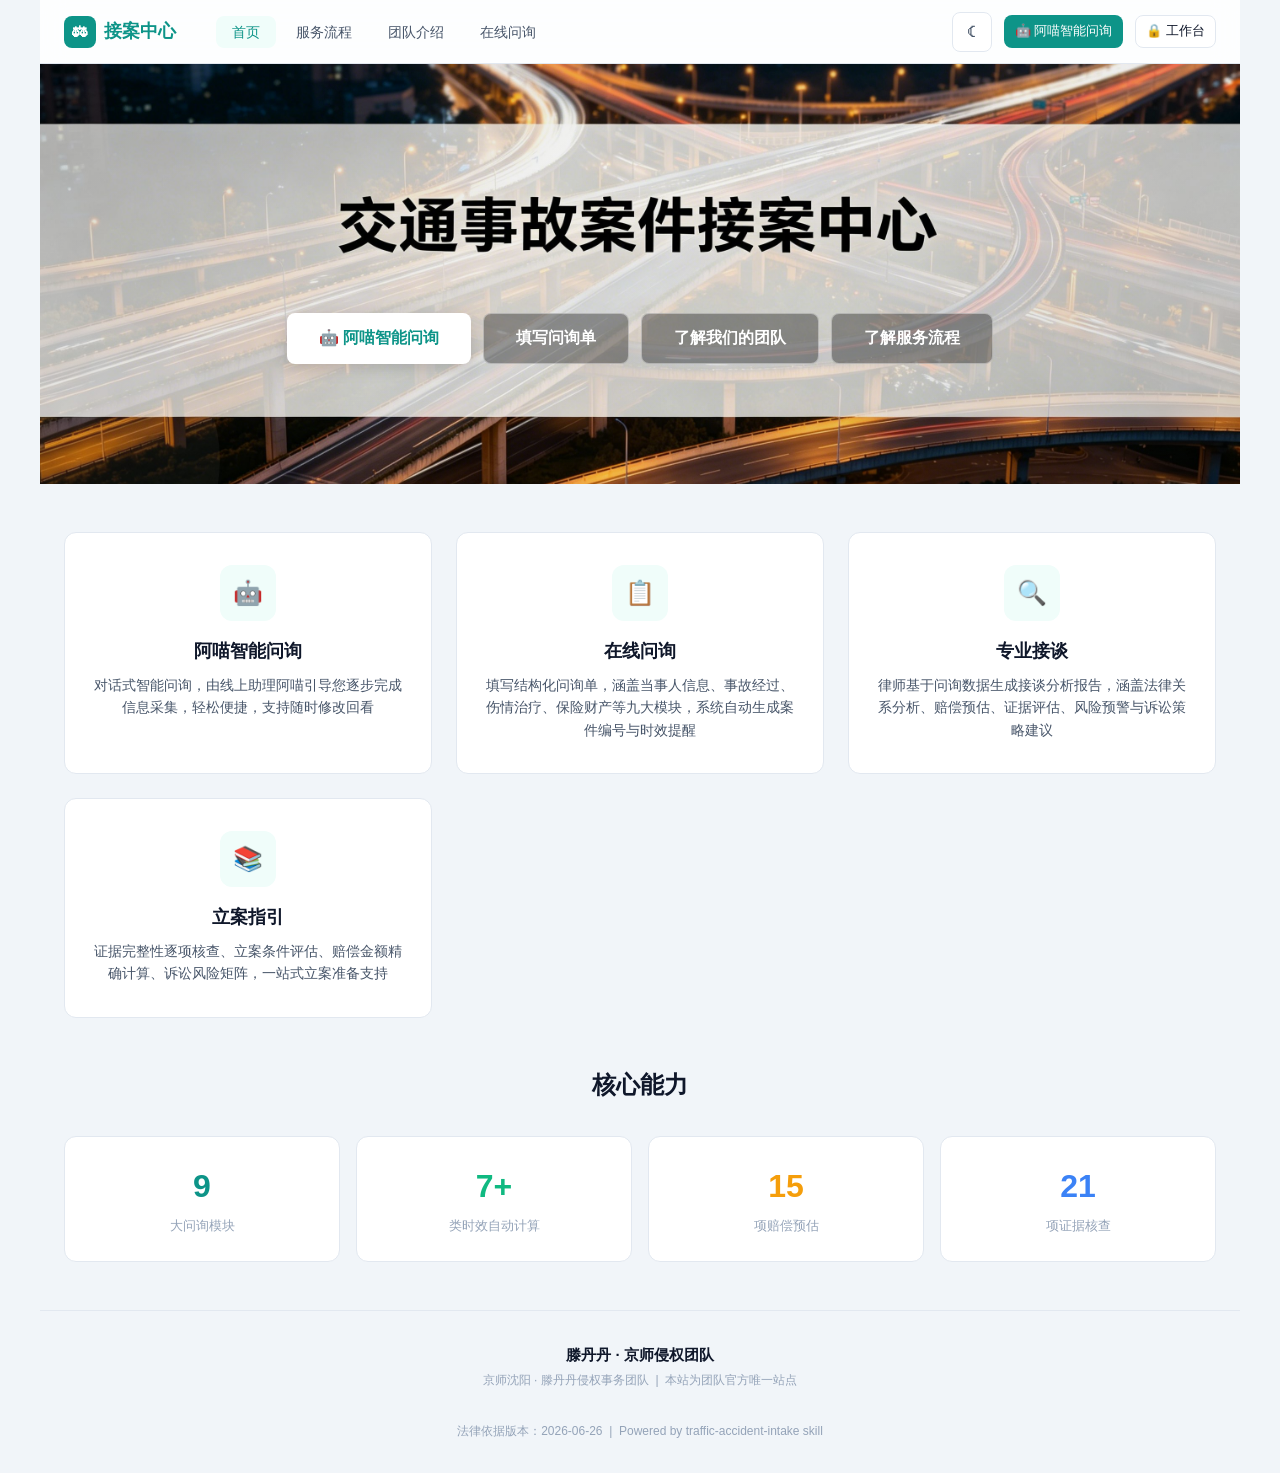
<file: index.html>
<!DOCTYPE html>
<html lang="zh-CN">
<head>
<meta charset="UTF-8">
<meta name="viewport" content="width=device-width, initial-scale=1.0">
<title>交通事故案件接案中心</title>
<link rel="stylesheet" href="css/style.css">
</head>
<body>
<div class="client-layout">

  <!-- ===== Navigation ===== -->
  <nav class="client-nav">
    <div class="logo">
      <div class="logo-icon">&#9878;</div>
      <span>接案中心</span>
    </div>
    <ul class="nav-links">
      <li><a href="#/" class="active" data-route="/">首页</a></li>
      <li><a href="#/process" data-route="/process">服务流程</a></li>
      <li><a href="about.html" data-route="/about">团队介绍</a></li>
      <li><a href="#/intake" data-route="/intake">在线问询</a></li>
    </ul>
    <div class="nav-actions">
      <button class="theme-toggle" id="themeToggle" title="切换主题">&#9790;</button>
      <a href="chatbot.html" class="btn btn-sm btn-primary">&#129302; 阿喵智能问询</a>
      <a href="team.html" class="btn btn-sm btn-secondary">&#128274; 工作台</a>
    </div>
  </nav>

  <!-- ===== Home View ===== -->
  <div class="view active" id="view-home">

    <!-- Hero -->
    <div class="hero">
      <div class="hero-cta">
        <button class="btn-hero btn-hero-primary" onclick="location.href='chatbot.html'">&#129302; 阿喵智能问询</button>
        <button class="btn-hero btn-hero-secondary" onclick="location.hash='#/intake'">填写问询单</button>
        <button class="btn-hero btn-hero-secondary" onclick="location.href='about.html'">了解我们的团队</button>
        <button class="btn-hero btn-hero-secondary" onclick="location.hash='#/process'">了解服务流程</button>
      </div>
    </div>

    <!-- Service Cards -->
    <div class="service-grid">
      <div class="service-card" style="cursor:pointer;" onclick="location.href='chatbot.html'">
        <div class="service-icon">&#129302;</div>
        <h3>阿喵智能问询</h3>
        <p>对话式智能问询，由线上助理阿喵引导您逐步完成信息采集，轻松便捷，支持随时修改回看</p>
      </div>
      <div class="service-card">
        <div class="service-icon">&#128203;</div>
        <h3>在线问询</h3>
        <p>填写结构化问询单，涵盖当事人信息、事故经过、伤情治疗、保险财产等九大模块，系统自动生成案件编号与时效提醒</p>
      </div>
      <div class="service-card">
        <div class="service-icon">&#128269;</div>
        <h3>专业接谈</h3>
        <p>律师基于问询数据生成接谈分析报告，涵盖法律关系分析、赔偿预估、证据评估、风险预警与诉讼策略建议</p>
      </div>
      <div class="service-card">
        <div class="service-icon">&#128218;</div>
        <h3>立案指引</h3>
        <p>证据完整性逐项核查、立案条件评估、赔偿金额精确计算、诉讼风险矩阵，一站式立案准备支持</p>
      </div>
    </div>

    <!-- Quick Stats -->
    <div style="max-width:1200px;margin:0 auto;padding:0 24px 48px;">
      <h2 style="text-align:center;font-size:24px;font-weight:700;margin-bottom:32px;">核心能力</h2>
      <div style="display:grid;grid-template-columns:repeat(auto-fit,minmax(200px,1fr));gap:16px;">
        <div class="card" style="text-align:center;padding:24px;">
          <div style="font-size:32px;font-weight:800;color:var(--primary);">9</div>
          <div style="font-size:13px;color:var(--text-muted);margin-top:4px;">大问询模块</div>
        </div>
        <div class="card" style="text-align:center;padding:24px;">
          <div style="font-size:32px;font-weight:800;color:var(--success);">7+</div>
          <div style="font-size:13px;color:var(--text-muted);margin-top:4px;">类时效自动计算</div>
        </div>
        <div class="card" style="text-align:center;padding:24px;">
          <div style="font-size:32px;font-weight:800;color:var(--warning);">15</div>
          <div style="font-size:13px;color:var(--text-muted);margin-top:4px;">项赔偿预估</div>
        </div>
        <div class="card" style="text-align:center;padding:24px;">
          <div style="font-size:32px;font-weight:800;color:var(--info);">21</div>
          <div style="font-size:13px;color:var(--text-muted);margin-top:4px;">项证据核查</div>
        </div>
      </div>
    </div>

    <!-- Lawyer Branding -->
    <div style="text-align:center;padding:32px 24px 16px;border-top:1px solid var(--border);">
      <div style="font-size:15px;font-weight:600;color:var(--text-primary);margin-bottom:4px;">滕丹丹 &middot; 京师侵权团队</div>
      <div style="font-size:12px;color:var(--text-muted);">京师沈阳 &middot; 滕丹丹侵权事务团队 &nbsp;|&nbsp; 本站为团队官方唯一站点</div>
    </div>
    <!-- Footer -->
    <div style="text-align:center;padding:16px 24px 32px;color:var(--text-muted);font-size:12px;">
      <p>法律依据版本：2026-06-26 &nbsp;|&nbsp; Powered by traffic-accident-intake skill</p>
    </div>
  </div>

  <!-- ===== Process View ===== -->
  <div class="view" id="view-process">
    <div class="process-section">
      <h2>服务流程</h2>
      <p style="text-align:center;color:var(--text-secondary);margin:-32px auto 48px;max-width:600px;font-size:15px;">
        从首次咨询到执行回款，五个阶段有序推进，点击每个阶段查看详细内容
      </p>

      <div class="process-timeline">
        <!-- Phase 1 -->
        <div class="process-step" onclick="toggleStep(this)">
          <div class="step-dot">1</div>
          <div class="step-card">
            <h3>&#128203; 阶段一 &middot; 在线问询</h3>
            <p>客户填写结构化问询单，系统自动生成案件编号和时效提醒，律师获取完整案件信息</p>
            <div class="step-details">
              <div class="step-detail-item"><span class="detail-icon">&#10003;</span>九大模块覆盖：当事人信息、事故经过、伤情治疗、保险、财产、刑事风险、诉求、诉讼状态、材料清单</div>
              <div class="step-detail-item"><span class="detail-icon">&#10003;</span>自动生成案件编号（TA-时间戳格式）</div>
              <div class="step-detail-item"><span class="detail-icon">&#10003;</span>内置时效计算引擎：工伤认定、伤残鉴定、诉讼时效、保险理赔等7+类关键期限</div>
              <div class="step-detail-item"><span class="detail-icon">&#10003;</span>提交后导出JSON数据文件，客户可通过微信回传</div>
              <div class="step-detail-item"><span class="detail-icon">&#10003;</span>支持打印/导出PDF作为纸质备份</div>
              <div style="margin-top:16px;">
                <button class="btn btn-primary btn-sm" onclick="event.stopPropagation();location.hash='#/intake'">前往填写问询单 &rarr;</button>
              </div>
            </div>
          </div>
        </div>

        <!-- Phase 2 -->
        <div class="process-step" onclick="toggleStep(this)">
          <div class="step-dot">2</div>
          <div class="step-card">
            <h3>&#128269; 阶段二 &middot; 接谈分析</h3>
            <p>律师面谈客户时，基于问询数据生成结构化接谈分析报告，辅助高效决策</p>
            <div class="step-details">
              <div class="step-detail-item"><span class="detail-icon">&#10003;</span>案件基本信息：当事人、事故概况、责任认定、伤亡情况</div>
              <div class="step-detail-item"><span class="detail-icon">&#10003;</span>法律关系分析：侵权关系、保险合同、劳动/工伤、好意同乘、挂靠经营</div>
              <div class="step-detail-item"><span class="detail-icon">&#10003;</span>赔偿项目预估：15项赔偿逐条预估，引用最新地方标准</div>
              <div class="step-detail-item"><span class="detail-icon">&#10003;</span>证据现状评估：已有证据 vs 缺失证据，证据链完整性分析</div>
              <div class="step-detail-item"><span class="detail-icon">&#10003;</span>风险评估：诉讼时效、责任争议、执行风险、刑事风险</div>
              <div class="step-detail-item"><span class="detail-icon">&#10003;</span>诉讼策略建议：被告选择、管辖法院、保险索赔策略</div>
              <div class="step-detail-item"><span class="detail-icon">&#10003;</span>面谈补充提问清单：基于信息缺口自动生成追问清单</div>
              <div class="step-detail-item"><span class="detail-icon">&#10003;</span>下一步行动：紧急/短期/中期行动项</div>
            </div>
          </div>
        </div>

        <!-- Phase 3 -->
        <div class="process-step" onclick="toggleStep(this)">
          <div class="step-dot">3</div>
          <div class="step-card">
            <h3>&#128218; 阶段三 &middot; 立案准备</h3>
            <p>咨询完成、证据到位后，输出立案准备指引，全面支持立案决策</p>
            <div class="step-details">
              <div class="step-detail-item"><span class="detail-icon">&#10003;</span>证据完整性核查：21项证据逐项对照标注（已有/缺失/可选）</div>
              <div class="step-detail-item"><span class="detail-icon">&#10003;</span>立案条件评估：原告资格、被告明确性、管辖、时效</div>
              <div class="step-detail-item"><span class="detail-icon">&#10003;</span>赔偿金额精确计算：基于证据材料和最新标准逐项计算</div>
              <div class="step-detail-item"><span class="detail-icon">&#10003;</span>诉讼风险矩阵：责任争议、证据不足、保险免责、执行不能等</div>
              <div class="step-detail-item"><span class="detail-icon">&#10003;</span>立案材料清单：起诉状、证据目录、主体证明等完整清单</div>
              <div class="step-detail-item"><span class="detail-icon">&#10003;</span>立案操作指引：诉讼费速算、网上/现场/跨域立案流程</div>
            </div>
          </div>
        </div>

        <!-- Phase 4 -->
        <div class="process-step" onclick="toggleStep(this)">
          <div class="step-dot">4</div>
          <div class="step-card">
            <h3>&#9878; 阶段四 &middot; 案件代理</h3>
            <p>立案后进入全面代理阶段，起草诉讼文书、组织庭审策略、推进调解谈判，最大化维护当事人权益</p>
            <div class="step-details">
              <div class="step-detail-item"><span class="detail-icon">&#10003;</span>诉讼文书起草：起诉状、证据目录、质证意见、代理词等全套文书一键生成</div>
              <div class="step-detail-item"><span class="detail-icon">&#10003;</span>证据编排与质证：按要件结构分组编排证据，自动生成质证意见应对对方抗辩</div>
              <div class="step-detail-item"><span class="detail-icon">&#10003;</span>庭审提纲与预案：法庭调查/辩论/陈述各环节应对预案，模拟对方可能抗辩方向</div>
              <div class="step-detail-item"><span class="detail-icon">&#10003;</span>调解与谈判策略：基于赔偿测算和风险评估，制定调解底线与最优谈判方案</div>
              <div class="step-detail-item"><span class="detail-icon">&#10003;</span>保险理赔协调：与保险公司对接，推动交强险/商业险在诉前或诉中高效理赔</div>
              <div class="step-detail-item"><span class="detail-icon">&#10003;</span>时效跟踪预警：全周期监控举证期限、鉴定申请、上诉期等关键节点，零遗漏</div>
              <div class="step-detail-item"><span class="detail-icon">&#10003;</span>程序性文书支持：保全申请、调查取证、追加当事人等程序性文书即时起草</div>
              <div style="margin-top:16px;">
                <button class="btn btn-primary btn-sm" onclick="event.stopPropagation();location.href='team.html'">进入律师工作台 &rarr;</button>
              </div>
            </div>
          </div>
        </div>

        <!-- Phase 5 -->
        <div class="process-step" onclick="toggleStep(this)">
          <div class="step-dot">5</div>
          <div class="step-card">
            <h3>&#128176; 阶段五 &middot; 执行回款</h3>
            <p>判决或调解生效后，推进执行程序落地，确保赔偿款及时到位，完成案件闭环</p>
            <div class="step-details">
              <div class="step-detail-item"><span class="detail-icon">&#10003;</span>执行申请起草：自动生成强制执行申请书，匹配管辖法院与被执行人信息</div>
              <div class="step-detail-item"><span class="detail-icon">&#10003;</span>财产线索追踪：对接公开信息查询，梳理被执行人银行账户、车辆、不动产等可执行财产</div>
              <div class="step-detail-item"><span class="detail-icon">&#10003;</span>保险理赔跟进：跟踪保险公司理赔进度，协调直赔或先行赔付，缩短回款周期</div>
              <div class="step-detail-item"><span class="detail-icon">&#10003;</span>执行进展管理：记录每次执行措施（查封/冻结/扣划）及回款金额，实时更新台账</div>
              <div class="step-detail-item"><span class="detail-icon">&#10003;</span>结案归档指引：文书归档、客户交接确认、结案报告自动生成</div>
              <div class="step-detail-item"><span class="detail-icon">&#10003;</span>案件复盘分析：胜败因素回顾、代理经验沉淀、类案数据积累，持续提升团队能力</div>
            </div>
          </div>
        </div>
      </div>
    </div>
  </div>

  <!-- ===== Intake View ===== -->
  <div class="view" id="view-intake">
    <div class="intake-frame-wrapper">
      <div style="margin-bottom:20px;">
        <h2 style="font-size:22px;font-weight:700;margin-bottom:8px;">在线问询单</h2>
        <p style="color:var(--text-secondary);font-size:14px;">
          请如实填写以下信息，带 <strong>*</strong> 的为必填项。信息越完整，律师给出的方案越精准。
          所有信息仅用于律师内部评估，严格保密。
        </p>
      </div>
      <div id="intakeContainer" style="background:var(--surface);border:1px solid var(--border);border-radius:var(--radius-md);overflow:hidden;">
        <iframe id="intakeFrame" src="intake-form.html?v=20260629b" style="width:100%;min-height:80vh;border:none;" onload="autoResizeFrame(this)"></iframe>
      </div>
      <div style="margin-top:16px;text-align:center;color:var(--text-muted);font-size:13px;">
        <p>填写完成后点击"确认提交"，系统将自动生成案件编号并下载数据文件。</p>
        <p style="margin-top:4px;">如需帮助，请联系接洽联络人。</p>
      </div>
    </div>
  </div>

</div>

<script>
// ===== Client Portal Router =====
function navigateClient() {
  var hash = location.hash.replace('#', '') || '/';
  document.querySelectorAll('.view').forEach(function(v) { v.classList.remove('active'); });
  document.querySelectorAll('.client-nav .nav-links a').forEach(function(a) { a.classList.remove('active'); });

  var viewId = 'view-home';
  if (hash === '/process') viewId = 'view-process';
  else if (hash === '/intake') viewId = 'view-intake';

  var view = document.getElementById(viewId);
  if (view) view.classList.add('active');

  var activeLink = document.querySelector('.client-nav .nav-links a[data-route="' + hash + '"]');
  if (activeLink) activeLink.classList.add('active');
}

window.addEventListener('hashchange', navigateClient);
window.addEventListener('load', navigateClient);

// ===== Process Step Toggle =====
function toggleStep(el) {
  el.classList.toggle('expanded');
}

// ===== Theme Toggle =====
var themeToggle = document.getElementById('themeToggle');
function setTheme(theme) {
  document.documentElement.setAttribute('data-theme', theme);
  themeToggle.textContent = theme === 'dark' ? '\u2600' : '\u263E';
  try { localStorage.setItem('ta-theme', theme); } catch(e) {}
}

themeToggle.addEventListener('click', function() {
  var current = document.documentElement.getAttribute('data-theme');
  setTheme(current === 'dark' ? 'light' : 'dark');
});

// Load saved theme
try {
  var saved = localStorage.getItem('ta-theme');
  if (saved) setTheme(saved);
  else if (window.matchMedia('(prefers-color-scheme: dark)').matches) setTheme('dark');
} catch(e) {}

// ===== Hero Day/Night Banner Switch =====
// Day: 07:00–19:00, Night: 19:00–07:00
function updateHeroBanner() {
  var hero = document.querySelector('.hero');
  if (!hero) return;
  var hour = new Date().getHours();
  if (hour >= 19 || hour < 7) {
    hero.classList.add('hero-night');
  } else {
    hero.classList.remove('hero-night');
  }
}
updateHeroBanner();
setInterval(updateHeroBanner, 60000); // re-check every minute

// ===== Iframe Auto Resize =====
function autoResizeFrame(iframe) {
  try {
    var h = iframe.contentDocument.documentElement.scrollHeight;
    if (h > 400) iframe.style.minHeight = h + 'px';
  } catch(e) {}
}
</script>
</body>
</html>
</file>
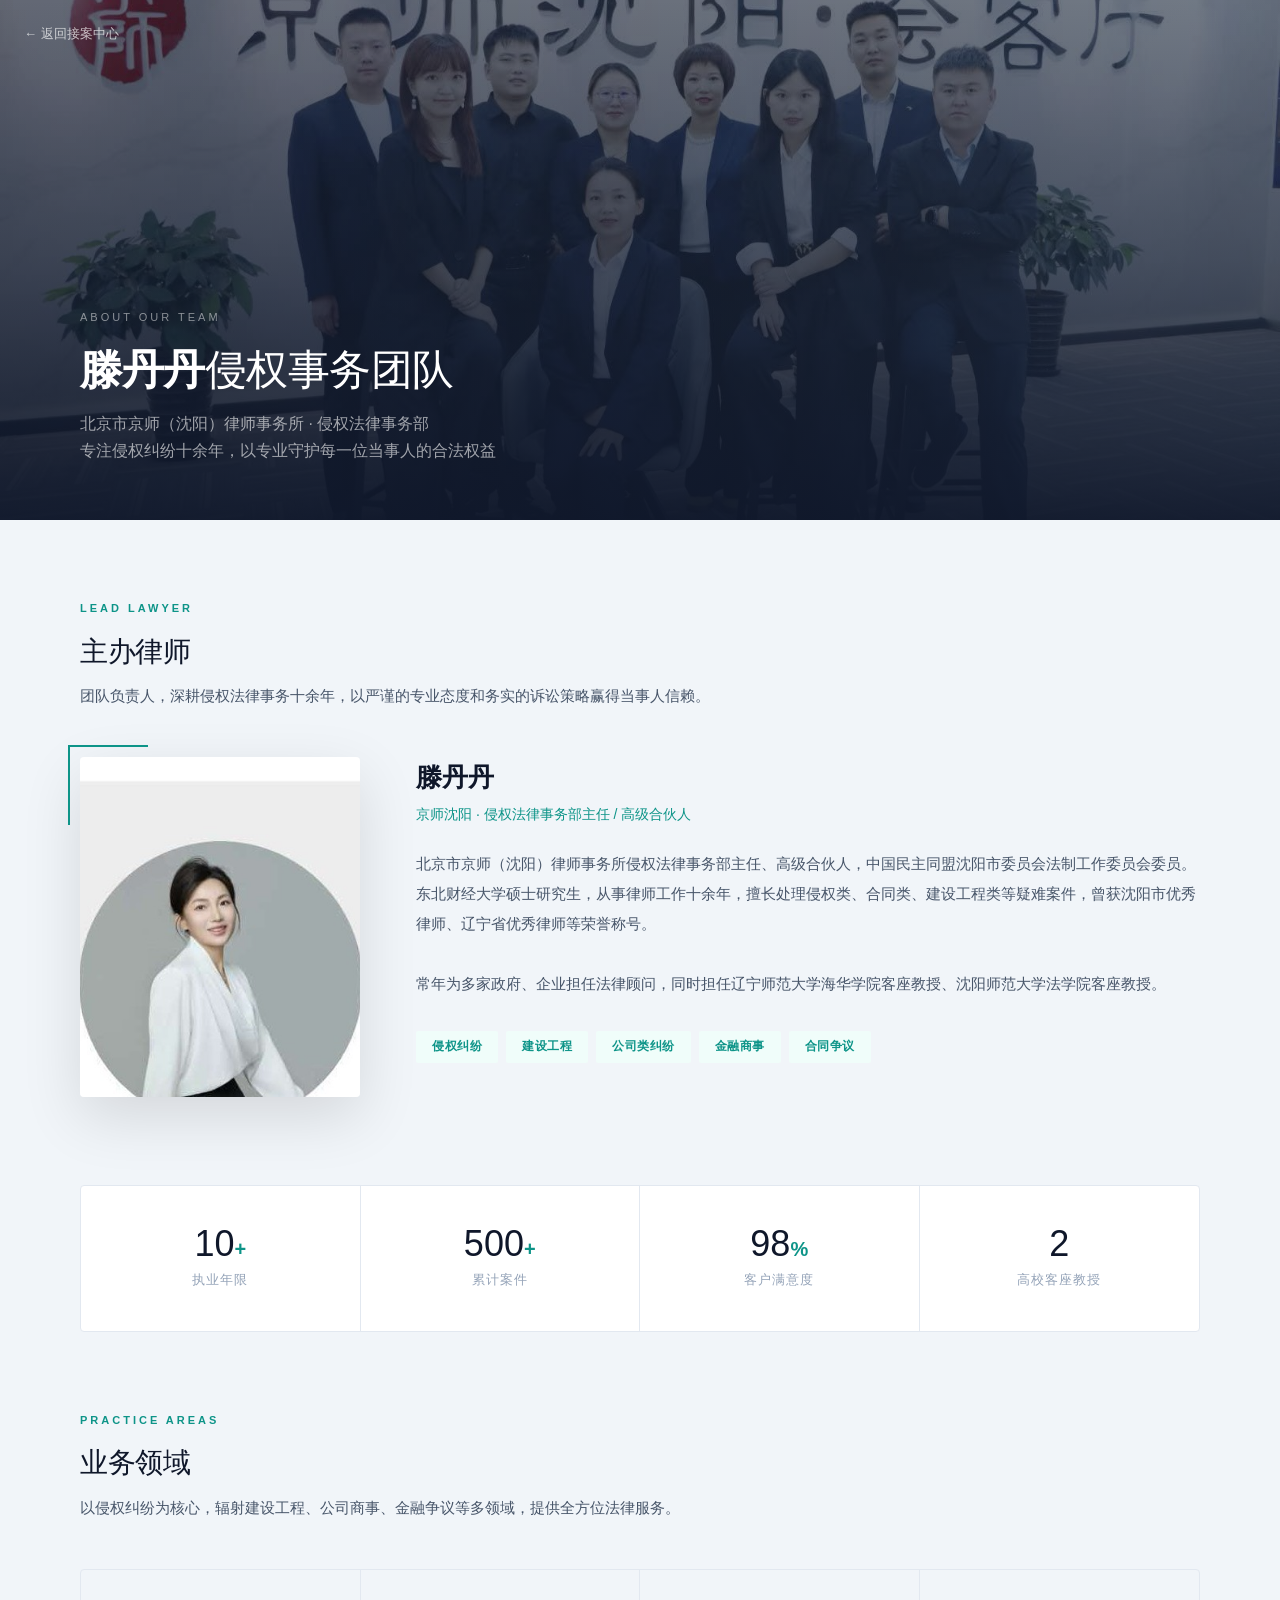
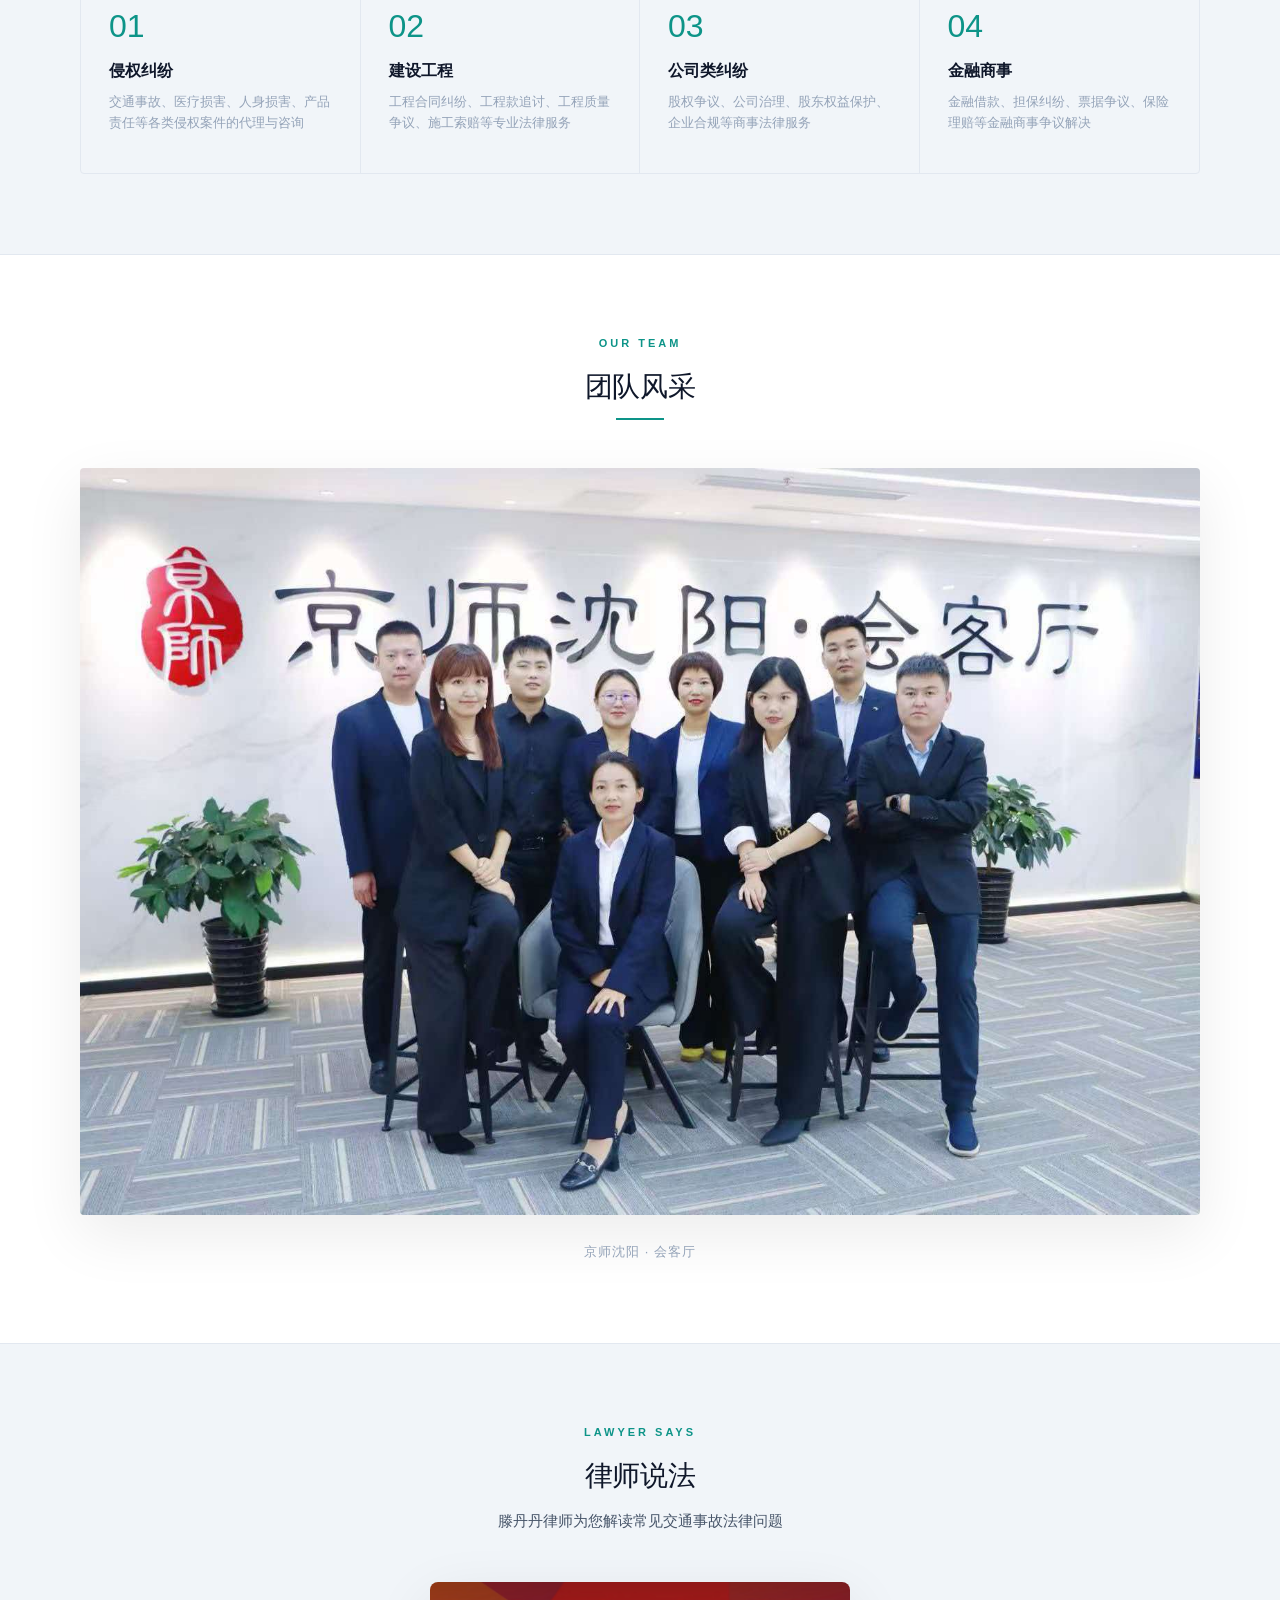
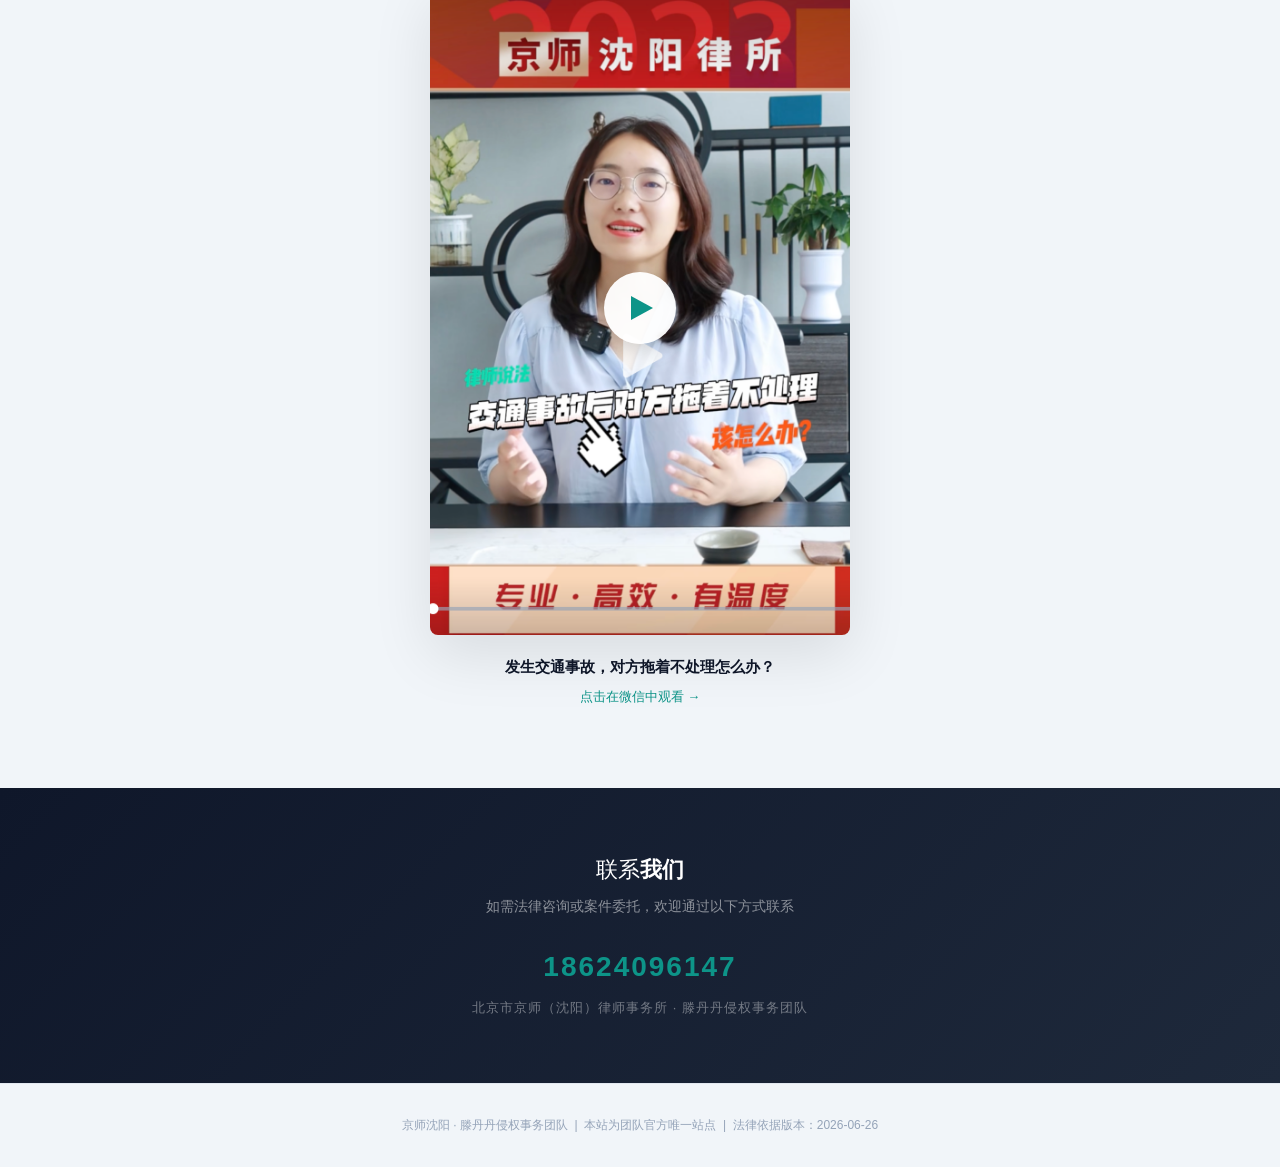
<file: about.html>
<!DOCTYPE html>
<html lang="zh-CN">
<head>
<meta charset="UTF-8">
<meta name="viewport" content="width=device-width, initial-scale=1.0">
<title>团队介绍 — 京师沈阳·滕丹丹侵权事务团队</title>
<link rel="stylesheet" href="css/style.css">
<style>
/* ===== About Page — McKinsey / Red-Circle Firm Aesthetic ===== */
.about-page {
  background: var(--bg);
  color: var(--text-primary);
  font-family: -apple-system, BlinkMacSystemFont, "Segoe UI", "PingFang SC", "Hiragino Sans GB", "Microsoft YaHei", sans-serif;
  -webkit-font-smoothing: antialiased;
}

/* --- Hero Banner --- */
.about-hero {
  position: relative;
  width: 100%;
  min-height: 520px;
  display: flex;
  align-items: flex-end;
  overflow: hidden;
  background: linear-gradient(135deg, #0f172a 0%, #1e293b 50%, #334155 100%);
}
.about-hero::before {
  content: '';
  position: absolute;
  inset: 0;
  background: url('images/team-photo.jpg') center center / cover no-repeat;
  opacity: 0.35;
  filter: grayscale(30%);
}
.about-hero::after {
  content: '';
  position: absolute;
  inset: 0;
  background: linear-gradient(to top, rgba(15,23,42,0.92) 0%, rgba(15,23,42,0.4) 50%, transparent 100%);
}
.about-hero-inner {
  position: relative;
  z-index: 2;
  max-width: 1200px;
  margin: 0 auto;
  padding: 60px 40px 56px;
  width: 100%;
}
.about-hero-label {
  display: inline-block;
  font-size: 11px;
  letter-spacing: 3px;
  text-transform: uppercase;
  color: rgba(255,255,255,0.5);
  margin-bottom: 16px;
  font-weight: 500;
}
.about-hero-title {
  font-size: 42px;
  font-weight: 300;
  color: #fff;
  line-height: 1.3;
  margin: 0 0 12px;
  letter-spacing: -0.5px;
}
.about-hero-title strong {
  font-weight: 700;
}
.about-hero-sub {
  font-size: 16px;
  color: rgba(255,255,255,0.6);
  font-weight: 300;
  max-width: 560px;
  line-height: 1.7;
}

/* --- Back Button --- */
.about-back {
  position: absolute;
  top: 24px;
  left: 24px;
  z-index: 10;
  display: flex;
  align-items: center;
  gap: 6px;
  color: rgba(255,255,255,0.7);
  text-decoration: none;
  font-size: 13px;
  font-weight: 500;
  transition: color 0.2s;
}
.about-back:hover { color: #fff; }

/* --- Section Base --- */
.about-section {
  max-width: 1200px;
  margin: 0 auto;
  padding: 80px 40px;
}
.about-section-label {
  font-size: 11px;
  letter-spacing: 3px;
  text-transform: uppercase;
  color: var(--primary);
  font-weight: 600;
  margin-bottom: 12px;
}
.about-section-title {
  font-size: 28px;
  font-weight: 300;
  color: var(--text-primary);
  margin: 0 0 8px;
  letter-spacing: -0.3px;
}
.about-section-title strong {
  font-weight: 700;
}
.about-section-desc {
  font-size: 15px;
  color: var(--text-secondary);
  line-height: 1.8;
  max-width: 640px;
  margin-bottom: 48px;
}

/* --- Divider --- */
.about-divider {
  width: 48px;
  height: 2px;
  background: var(--primary);
  margin: 0 auto 48px;
}

/* --- Lead Lawyer Profile --- */
.lawyer-profile {
  display: grid;
  grid-template-columns: 280px 1fr;
  gap: 56px;
  align-items: start;
}
.lawyer-photo-wrap {
  position: relative;
}
.lawyer-photo {
  width: 280px;
  height: 340px;
  border-radius: 4px;
  object-fit: cover;
  object-position: top center;
  box-shadow: 0 20px 60px rgba(0,0,0,0.12);
}
.lawyer-photo-accent {
  position: absolute;
  top: -12px;
  left: -12px;
  width: 80px;
  height: 80px;
  border-top: 2px solid var(--primary);
  border-left: 2px solid var(--primary);
}
.lawyer-info h3 {
  font-size: 26px;
  font-weight: 700;
  margin: 0 0 4px;
  color: var(--text-primary);
}
.lawyer-info .lawyer-title-line {
  font-size: 14px;
  color: var(--primary);
  font-weight: 500;
  margin-bottom: 24px;
}
.lawyer-bio {
  font-size: 15px;
  line-height: 2;
  color: var(--text-secondary);
  margin-bottom: 32px;
}
.lawyer-tags {
  display: flex;
  flex-wrap: wrap;
  gap: 8px;
}
.lawyer-tag {
  padding: 6px 16px;
  background: var(--primary-light);
  color: var(--primary);
  font-size: 12px;
  font-weight: 600;
  border-radius: 2px;
  letter-spacing: 0.5px;
}

/* --- Practice Areas --- */
.practice-grid {
  display: grid;
  grid-template-columns: repeat(4, 1fr);
  gap: 0;
  border: 1px solid var(--border);
  border-radius: 4px;
  overflow: hidden;
}
.practice-item {
  padding: 40px 28px;
  border-right: 1px solid var(--border);
  transition: background 0.2s;
}
.practice-item:last-child { border-right: none; }
.practice-item:hover { background: var(--surface-hover); }
.practice-num {
  font-size: 32px;
  font-weight: 200;
  color: var(--primary);
  margin-bottom: 16px;
  line-height: 1;
}
.practice-name {
  font-size: 16px;
  font-weight: 600;
  color: var(--text-primary);
  margin-bottom: 8px;
}
.practice-desc {
  font-size: 13px;
  color: var(--text-muted);
  line-height: 1.6;
}

/* --- Team Photo Section --- */
.team-photo-section {
  background: var(--surface);
  border-top: 1px solid var(--border);
  border-bottom: 1px solid var(--border);
}
.team-photo-wrap {
  max-width: 1200px;
  margin: 0 auto;
  padding: 80px 40px;
}
.team-photo-img {
  width: 100%;
  border-radius: 4px;
  box-shadow: 0 20px 60px rgba(0,0,0,0.08);
}
.team-photo-caption {
  text-align: center;
  margin-top: 20px;
  font-size: 13px;
  color: var(--text-muted);
  letter-spacing: 1px;
}

/* --- Video Section --- */
.video-section {
  background: var(--bg);
}
.video-card {
  position: relative;
  width: 100%;
  max-width: 420px;
  margin: 0 auto;
  border-radius: 12px;
  overflow: visible;
  box-shadow: 0 20px 60px rgba(0,0,0,0.1);
  cursor: pointer;
  transition: transform 0.3s, box-shadow 0.3s;
}
.video-card:hover {
  transform: translateY(-4px);
  box-shadow: 0 28px 80px rgba(0,0,0,0.15);
}
.video-poster {
  width: 100%;
  max-width: 420px;
  aspect-ratio: 9/14;
  object-fit: cover;
  display: block;
  margin: 0 auto;
  border-radius: 8px;
}
.video-play-btn {
  position: absolute;
  top: 50%;
  left: 50%;
  transform: translate(-50%, -50%);
  width: 72px;
  height: 72px;
  background: rgba(255,255,255,0.95);
  border-radius: 50%;
  display: flex;
  align-items: center;
  justify-content: center;
  box-shadow: 0 4px 24px rgba(0,0,0,0.2);
  transition: transform 0.2s, background 0.2s;
}
.video-card:hover .video-play-btn {
  transform: translate(-50%, -50%) scale(1.08);
  background: #fff;
}
.video-play-btn::after {
  content: '';
  display: block;
  width: 0;
  height: 0;
  border-style: solid;
  border-width: 12px 0 12px 22px;
  border-color: transparent transparent transparent var(--primary);
  margin-left: 4px;
}
.video-label {
  text-align: center;
  margin-top: 20px;
  font-size: 13px;
  color: var(--text-muted);
}
.video-label a {
  color: var(--primary);
  text-decoration: none;
}
.video-label a:hover { text-decoration: underline; }

/* --- Stats Bar --- */
.stats-bar {
  display: grid;
  grid-template-columns: repeat(4, 1fr);
  gap: 0;
  background: var(--surface);
  border: 1px solid var(--border);
  border-radius: 4px;
  overflow: hidden;
}
.stat-item {
  text-align: center;
  padding: 40px 24px;
  border-right: 1px solid var(--border);
}
.stat-item:last-child { border-right: none; }
.stat-number {
  font-size: 36px;
  font-weight: 200;
  color: var(--text-primary);
  line-height: 1;
  margin-bottom: 8px;
}
.stat-number span {
  font-weight: 600;
  font-size: 20px;
  color: var(--primary);
}
.stat-text {
  font-size: 13px;
  color: var(--text-muted);
  letter-spacing: 1px;
}

/* --- Contact Strip --- */
.contact-strip {
  background: linear-gradient(135deg, #0f172a, #1e293b);
  padding: 64px 40px;
  text-align: center;
}
.contact-strip-inner {
  max-width: 600px;
  margin: 0 auto;
}
.contact-strip h3 {
  font-size: 22px;
  font-weight: 300;
  color: #fff;
  margin: 0 0 8px;
}
.contact-strip h3 strong { font-weight: 700; }
.contact-strip p {
  font-size: 14px;
  color: rgba(255,255,255,0.5);
  margin: 0 0 28px;
}
.contact-phone {
  font-size: 28px;
  font-weight: 700;
  color: var(--primary);
  letter-spacing: 2px;
  margin-bottom: 8px;
}
.contact-firm {
  font-size: 13px;
  color: rgba(255,255,255,0.4);
  letter-spacing: 1px;
}

/* --- Footer --- */
.about-footer {
  text-align: center;
  padding: 32px 40px;
  font-size: 12px;
  color: var(--text-muted);
  border-top: 1px solid var(--border);
}

/* --- Responsive --- */
@media (max-width: 768px) {
  .about-hero { min-height: 400px; }
  .about-hero-title { font-size: 28px; }
  .about-section { padding: 56px 24px; }
  .about-section-title { font-size: 22px; }
  .lawyer-profile {
    grid-template-columns: 1fr;
    gap: 32px;
  }
  .lawyer-photo { width: 200px; height: 260px; }
  .practice-grid { grid-template-columns: repeat(2, 1fr); }
  .practice-item { border-bottom: 1px solid var(--border); }
  .practice-item:nth-child(2) { border-right: none; }
  .stats-bar { grid-template-columns: repeat(2, 1fr); }
  .stat-item:nth-child(2) { border-right: none; }
  .stat-item:nth-child(1), .stat-item:nth-child(2) { border-bottom: 1px solid var(--border); }
}
@media (max-width: 480px) {
  .about-hero { min-height: 340px; }
  .about-hero-inner { padding: 40px 20px 40px; }
  .about-hero-title { font-size: 24px; }
  .about-section { padding: 40px 20px; }
  .practice-grid { grid-template-columns: 1fr; }
  .practice-item { border-right: none; }
  .stats-bar { grid-template-columns: 1fr; }
  .stat-item { border-right: none; border-bottom: 1px solid var(--border); }
  .stat-item:last-child { border-bottom: none; }
}
</style>
</head>
<body>
<div class="about-page">

  <!-- ===== Hero ===== -->
  <div class="about-hero">
    <a href="index.html" class="about-back">&#8592; 返回接案中心</a>
    <div class="about-hero-inner">
      <div class="about-hero-label">About Our Team</div>
      <h1 class="about-hero-title"><strong>滕丹丹</strong>侵权事务团队</h1>
      <p class="about-hero-sub">北京市京师（沈阳）律师事务所 · 侵权法律事务部<br>专注侵权纠纷十余年，以专业守护每一位当事人的合法权益</p>
    </div>
  </div>

  <!-- ===== Lead Lawyer ===== -->
  <div class="about-section">
    <div class="about-section-label">Lead Lawyer</div>
    <h2 class="about-section-title">主办律师</h2>
    <p class="about-section-desc">团队负责人，深耕侵权法律事务十余年，以严谨的专业态度和务实的诉讼策略赢得当事人信赖。</p>

    <div class="lawyer-profile">
      <div class="lawyer-photo-wrap">
        <div class="lawyer-photo-accent"></div>
        <img class="lawyer-photo" src="images/lawyer-portrait.jpg" alt="滕丹丹律师">
      </div>
      <div class="lawyer-info">
        <h3>滕丹丹</h3>
        <div class="lawyer-title-line">京师沈阳 · 侵权法律事务部主任 / 高级合伙人</div>
        <div class="lawyer-bio">
          北京市京师（沈阳）律师事务所侵权法律事务部主任、高级合伙人，中国民主同盟沈阳市委员会法制工作委员会委员。东北财经大学硕士研究生，从事律师工作十余年，擅长处理侵权类、合同类、建设工程类等疑难案件，曾获沈阳市优秀律师、辽宁省优秀律师等荣誉称号。<br><br>
          常年为多家政府、企业担任法律顾问，同时担任辽宁师范大学海华学院客座教授、沈阳师范大学法学院客座教授。
        </div>
        <div class="lawyer-tags">
          <span class="lawyer-tag">侵权纠纷</span>
          <span class="lawyer-tag">建设工程</span>
          <span class="lawyer-tag">公司类纠纷</span>
          <span class="lawyer-tag">金融商事</span>
          <span class="lawyer-tag">合同争议</span>
        </div>
      </div>
    </div>
  </div>

  <!-- ===== Stats ===== -->
  <div class="about-section" style="padding-top:0;">
    <div class="stats-bar">
      <div class="stat-item">
        <div class="stat-number">10<span>+</span></div>
        <div class="stat-text">执业年限</div>
      </div>
      <div class="stat-item">
        <div class="stat-number">500<span>+</span></div>
        <div class="stat-text">累计案件</div>
      </div>
      <div class="stat-item">
        <div class="stat-number">98<span>%</span></div>
        <div class="stat-text">客户满意度</div>
      </div>
      <div class="stat-item">
        <div class="stat-number">2</div>
        <div class="stat-text">高校客座教授</div>
      </div>
    </div>
  </div>

  <!-- ===== Practice Areas ===== -->
  <div class="about-section" style="padding-top:0;">
    <div class="about-section-label">Practice Areas</div>
    <h2 class="about-section-title">业务领域</h2>
    <p class="about-section-desc">以侵权纠纷为核心，辐射建设工程、公司商事、金融争议等多领域，提供全方位法律服务。</p>

    <div class="practice-grid">
      <div class="practice-item">
        <div class="practice-num">01</div>
        <div class="practice-name">侵权纠纷</div>
        <div class="practice-desc">交通事故、医疗损害、人身损害、产品责任等各类侵权案件的代理与咨询</div>
      </div>
      <div class="practice-item">
        <div class="practice-num">02</div>
        <div class="practice-name">建设工程</div>
        <div class="practice-desc">工程合同纠纷、工程款追讨、工程质量争议、施工索赔等专业法律服务</div>
      </div>
      <div class="practice-item">
        <div class="practice-num">03</div>
        <div class="practice-name">公司类纠纷</div>
        <div class="practice-desc">股权争议、公司治理、股东权益保护、企业合规等商事法律服务</div>
      </div>
      <div class="practice-item">
        <div class="practice-num">04</div>
        <div class="practice-name">金融商事</div>
        <div class="practice-desc">金融借款、担保纠纷、票据争议、保险理赔等金融商事争议解决</div>
      </div>
    </div>
  </div>

  <!-- ===== Team Photo ===== -->
  <div class="team-photo-section">
    <div class="team-photo-wrap">
      <div class="about-section-label" style="text-align:center;">Our Team</div>
      <h2 class="about-section-title" style="text-align:center;">团队风采</h2>
      <div class="about-divider"></div>
      <img class="team-photo-img" src="images/team-photo.jpg" alt="京师沈阳·滕丹丹侵权事务团队">
      <div class="team-photo-caption">京师沈阳 · 会客厅</div>
    </div>
  </div>

  <!-- ===== Video ===== -->
  <div class="about-section video-section">
    <div class="about-section-label" style="text-align:center;">Lawyer Says</div>
    <h2 class="about-section-title" style="text-align:center;">律师说法</h2>
    <p class="about-section-desc" style="text-align:center;margin-left:auto;margin-right:auto;">滕丹丹律师为您解读常见交通事故法律问题</p>

    <a href="https://weixin.qq.com/sph/ABwiI7MEGV" target="_blank" rel="noopener" style="text-decoration:none;color:inherit;">
      <div class="video-card">
        <img class="video-poster" src="images/video-cover.png" alt="发生交通事故对方拖着不处理怎么办">
        <div class="video-play-btn"></div>
      </div>
    </a>
    <div class="video-label" style="font-size:15px;color:var(--text-primary);font-weight:600;margin-top:20px;">
      发生交通事故，对方拖着不处理怎么办？
    </div>
    <div class="video-label" style="margin-top:8px;">
      <a href="https://weixin.qq.com/sph/ABwiI7MEGV" target="_blank" rel="noopener">点击在微信中观看 &rarr;</a>
    </div>
  </div>

  <!-- ===== Contact Strip ===== -->
  <div class="contact-strip">
    <div class="contact-strip-inner">
      <h3>联系<strong>我们</strong></h3>
      <p>如需法律咨询或案件委托，欢迎通过以下方式联系</p>
      <div class="contact-phone">18624096147</div>
      <div class="contact-firm">北京市京师（沈阳）律师事务所 · 滕丹丹侵权事务团队</div>
    </div>
  </div>

  <!-- ===== Footer ===== -->
  <div class="about-footer">
    京师沈阳 · 滕丹丹侵权事务团队 &nbsp;|&nbsp; 本站为团队官方唯一站点 &nbsp;|&nbsp; 法律依据版本：2026-06-26
  </div>

</div>
</body>
</html>
</file>
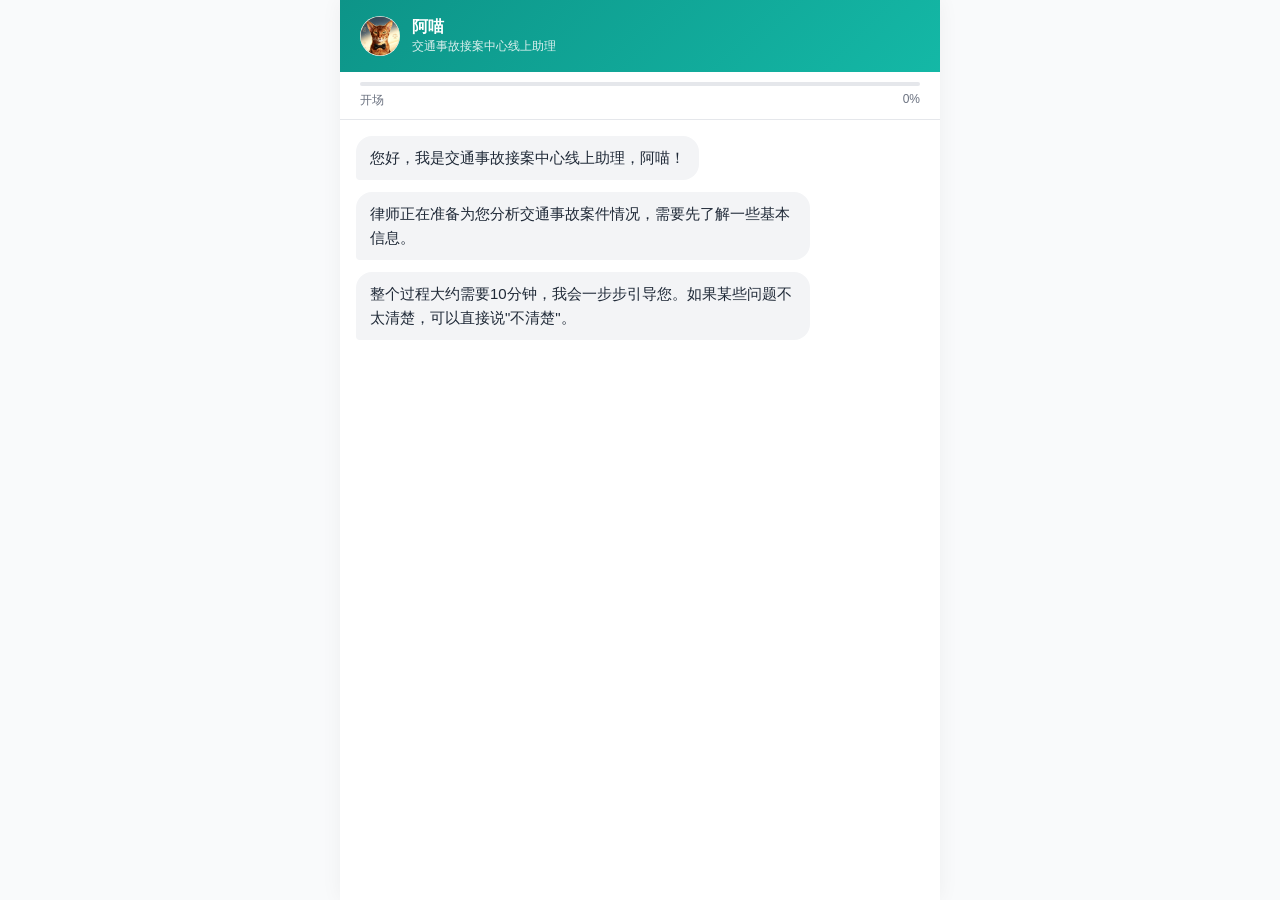
<file: chatbot.html>
<!DOCTYPE html>
<html lang="zh-CN">
<head>
<meta charset="UTF-8">
<meta name="viewport" content="width=device-width, initial-scale=1.0, maximum-scale=1.0, user-scalable=no">
<title>交通事故问询机器人</title>
<style>
:root {
  --primary: #0d9488;
  --primary-light: #14b8a6;
  --primary-bg: #f0fdfa;
  --bot-bg: #f3f4f6;
  --user-bg: #0d9488;
  --user-text: #fff;
  --text: #1f2937;
  --text-light: #6b7280;
  --border: #e5e7eb;
  --shadow: 0 1px 3px rgba(0,0,0,0.1);
  --radius: 16px;
  --radius-sm: 10px;
  --max-w: 600px;
}
* { margin:0; padding:0; box-sizing:border-box; }
body {
  font-family: -apple-system, BlinkMacSystemFont, 'Segoe UI', 'PingFang SC', 'Hiragino Sans GB', 'Microsoft YaHei', sans-serif;
  background: #f9fafb;
  color: var(--text);
  height: 100vh;
  height: 100dvh;
  overflow: hidden;
}
#app {
  max-width: var(--max-w);
  margin: 0 auto;
  height: 100vh;
  height: 100dvh;
  display: flex;
  flex-direction: column;
  background: #fff;
  box-shadow: 0 0 20px rgba(0,0,0,0.05);
}

/* Header */
.chat-header {
  background: linear-gradient(135deg, var(--primary), var(--primary-light));
  color: #fff;
  padding: 16px 20px;
  display: flex;
  align-items: center;
  gap: 12px;
  flex-shrink: 0;
}
.chat-header .avatar {
  width: 40px; height: 40px;
  background: url('[data-uri]') center/cover no-repeat;
  border-radius: 50%;
  display: flex; align-items: center; justify-content: center;
  font-size: 20px;
}
.chat-header .info { flex:1; }
.chat-header .info .name { font-size: 16px; font-weight: 600; }
.chat-header .info .status { font-size: 12px; opacity: 0.85; }

/* Progress */
.progress-bar {
  background: #fff;
  border-bottom: 1px solid var(--border);
  padding: 10px 20px;
  flex-shrink: 0;
}
.progress-track {
  height: 4px;
  background: var(--border);
  border-radius: 2px;
  overflow: hidden;
}
.progress-fill {
  height: 100%;
  background: var(--primary);
  border-radius: 2px;
  transition: width 0.4s ease;
  width: 0%;
}
.progress-label {
  font-size: 12px;
  color: var(--text-light);
  margin-top: 6px;
  display: flex;
  justify-content: space-between;
}

/* Chat Area */
.chat-area {
  flex: 1;
  overflow-y: auto;
  padding: 16px 16px 8px;
  scroll-behavior: smooth;
  -webkit-overflow-scrolling: touch;
}

/* Messages */
.msg-row {
  display: flex;
  margin-bottom: 12px;
  animation: fadeSlideIn 0.3s ease;
}
@keyframes fadeSlideIn {
  from { opacity:0; transform: translateY(8px); }
  to { opacity:1; transform: translateY(0); }
}
.msg-row.bot { justify-content: flex-start; }
.msg-row.user { justify-content: flex-end; }

.msg-bubble {
  max-width: 80%;
  padding: 10px 14px;
  border-radius: var(--radius);
  font-size: 15px;
  line-height: 1.6;
  word-break: break-word;
}
.bot .msg-bubble {
  background: var(--bot-bg);
  color: var(--text);
  border-bottom-left-radius: 4px;
}
.user .msg-bubble {
  background: var(--user-bg);
  color: var(--user-text);
  border-bottom-right-radius: 4px;
}

/* Options */
.options-group {
  display: flex;
  flex-wrap: wrap;
  gap: 8px;
  margin-top: 8px;
  margin-bottom: 12px;
  animation: fadeSlideIn 0.3s ease 0.1s both;
}
.opt-btn {
  padding: 8px 16px;
  border: 1.5px solid var(--primary);
  border-radius: 20px;
  background: #fff;
  color: var(--primary);
  font-size: 14px;
  cursor: pointer;
  transition: all 0.2s;
  user-select: none;
  -webkit-tap-highlight-color: transparent;
}
.opt-btn:active, .opt-btn.selected {
  background: var(--primary);
  color: #fff;
  transform: scale(0.96);
}
.opt-btn:hover { background: var(--primary-bg); }
.opt-btn:active { background: var(--primary); color: #fff; }

/* Multi-select */
.multi-group {
  display: flex;
  flex-direction: column;
  gap: 8px;
  margin-top: 8px;
  margin-bottom: 12px;
  animation: fadeSlideIn 0.3s ease 0.1s both;
}
.multi-item {
  display: flex;
  align-items: center;
  gap: 10px;
  padding: 10px 14px;
  border: 1.5px solid var(--border);
  border-radius: var(--radius-sm);
  cursor: pointer;
  transition: all 0.2s;
  user-select: none;
  -webkit-tap-highlight-color: transparent;
}
.multi-item:active { background: #f9fafb; }
.multi-item.checked {
  border-color: var(--primary);
  background: var(--primary-bg);
}
.multi-item .check-box {
  width: 20px; height: 20px;
  border: 2px solid var(--border);
  border-radius: 4px;
  display: flex; align-items: center; justify-content: center;
  flex-shrink: 0;
  transition: all 0.2s;
}
.multi-item.checked .check-box {
  background: var(--primary);
  border-color: var(--primary);
}
.multi-item.checked .check-box::after {
  content: '\2713';
  color: #fff;
  font-size: 12px;
  font-weight: bold;
}
.multi-item .check-label { font-size: 14px; }
.multi-confirm-btn {
  margin-top: 4px;
  padding: 10px;
  background: var(--primary);
  color: #fff;
  border: none;
  border-radius: var(--radius-sm);
  font-size: 14px;
  cursor: pointer;
}

/* Input Area */
.input-area {
  border-top: 1px solid var(--border);
  padding: 12px 16px;
  display: flex;
  gap: 10px;
  align-items: flex-end;
  background: #fff;
  flex-shrink: 0;
}
.input-area.hidden { display: none; }
.text-input {
  flex: 1;
  border: 1.5px solid var(--border);
  border-radius: 20px;
  padding: 10px 16px;
  font-size: 15px;
  outline: none;
  transition: border-color 0.2s;
  font-family: inherit;
}
.text-input:focus { border-color: var(--primary); }
.send-btn {
  width: 40px; height: 40px;
  background: var(--primary);
  border: none;
  border-radius: 50%;
  color: #fff;
  font-size: 18px;
  cursor: pointer;
  display: flex; align-items: center; justify-content: center;
  flex-shrink: 0;
  transition: transform 0.1s;
}
.send-btn:active { transform: scale(0.9); }

/* Date Input */
.date-input-group {
  display: flex;
  gap: 6px;
  align-items: center;
  margin-top: 8px;
  margin-bottom: 12px;
  animation: fadeSlideIn 0.3s ease 0.1s both;
}
.date-input-group input {
  width: 70px;
  text-align: center;
  border: 1.5px solid var(--border);
  border-radius: 8px;
  padding: 8px;
  font-size: 15px;
  outline: none;
  font-family: inherit;
}
.date-input-group input:focus { border-color: var(--primary); }
.date-input-group .year-input { width: 80px; }
.date-input-group .sep { color: var(--text-light); font-size: 16px; }
.date-confirm-btn {
  padding: 8px 16px;
  background: var(--primary);
  color: #fff;
  border: none;
  border-radius: 8px;
  font-size: 14px;
  cursor: pointer;
  margin-left: 4px;
}

/* Number Input */
.number-input-group {
  display: flex;
  gap: 8px;
  align-items: center;
  margin-top: 8px;
  margin-bottom: 12px;
  animation: fadeSlideIn 0.3s ease 0.1s both;
}
.number-input-group input {
  width: 100px;
  text-align: center;
  border: 1.5px solid var(--border);
  border-radius: 8px;
  padding: 8px;
  font-size: 15px;
  outline: none;
  font-family: inherit;
}
.number-input-group input:focus { border-color: var(--primary); }

/* Help tooltip */
.help-tip {
  background: #fefce8;
  border: 1px solid #fde68a;
  border-radius: 8px;
  padding: 8px 12px;
  font-size: 13px;
  color: #92400e;
  margin: 6px 0 12px;
  line-height: 1.5;
}

/* Module divider */
.module-divider {
  text-align: center;
  margin: 16px 0;
  font-size: 12px;
  color: var(--text-light);
  display: flex;
  align-items: center;
  gap: 12px;
}
.module-divider::before, .module-divider::after {
  content: '';
  flex: 1;
  height: 1px;
  background: var(--border);
}

/* Final screen */
.final-screen {
  text-align: center;
  padding: 40px 20px;
}
.final-screen .icon { font-size: 48px; margin-bottom: 16px; }
.final-screen h3 { font-size: 18px; margin-bottom: 8px; color: var(--text); }
.final-screen p { font-size: 14px; color: var(--text-light); margin-bottom: 20px; line-height: 1.6; }
.final-btns { display: flex; flex-direction: column; gap: 10px; }
.final-btn {
  padding: 14px;
  border-radius: var(--radius-sm);
  font-size: 15px;
  font-weight: 500;
  cursor: pointer;
  border: none;
}
.final-btn.primary { background: var(--primary); color: #fff; }
.final-btn.secondary { background: #fff; color: var(--primary); border: 1.5px solid var(--primary); }

/* Review */
.review-list { margin: 8px 0; }
.review-item {
  display: flex; justify-content: space-between; align-items: center;
  padding: 10px 14px; margin: 4px 0;
  background: #f8f9fb; border-radius: var(--radius-sm);
  cursor: pointer; transition: background 0.2s;
}
.review-item:hover { background: #eef1f6; }
.review-item .r-label { font-size: 13px; color: var(--text-light); flex-shrink: 0; margin-right: 12px; }
.review-item .r-value { font-size: 14px; color: var(--text); flex: 1; text-align: right; overflow: hidden; text-overflow: ellipsis; white-space: nowrap; }
.review-item .r-edit { font-size: 12px; color: var(--primary); margin-left: 8px; flex-shrink: 0; }
.review-confirm-btn {
  display: block; width: 100%; padding: 14px; margin-top: 12px;
  background: var(--primary); color: #fff; border: none;
  border-radius: var(--radius-sm); font-size: 15px; font-weight: 500; cursor: pointer;
}

/* Responsive */
@media (max-width: 640px) {
  #app { max-width: 100%; box-shadow: none; }
  .msg-bubble { max-width: 85%; }
}
</style>
</head>
<body>
<div id="app">
  <div class="chat-header">
    <div class="avatar"></div>
    <div class="info">
      <div class="name">阿喵</div>
      <div class="status">交通事故接案中心线上助理</div>
    </div>
  </div>
  <div class="progress-bar">
    <div class="progress-track"><div class="progress-fill" id="progressFill"></div></div>
    <div class="progress-label">
      <span id="progressModule">准备开始</span>
      <span id="progressPercent">0%</span>
    </div>
  </div>
  <div class="chat-area" id="chatArea"></div>
  <div class="input-area hidden" id="inputArea">
    <input type="text" class="text-input" id="textInput" placeholder="请输入...">
    <button class="send-btn" id="sendBtn">&#10148;</button>
  </div>
</div>

<script>
// ===== Module Names =====
var moduleNames = {
  0:'开场', 1:'当事人信息', 2:'事故信息', 3:'伤亡情况',
  '3+':'被扶养人', 4:'护理情况', 5:'保险信息', 6:'财产损失',
  7:'刑事风险', 8:'核心诉求', 9:'诉讼状态', 10:'已有材料', 11:'结束'
};

// ===== Help Texts =====
var helpTexts = {
  good_faith_ride: '好意同乘是指您免费搭载他人，没有收取任何费用。比如顺路载同事、朋友。',
  special_constitution: '特殊体质是指受害人本身存在的身体条件，如骨质疏松、腰椎间盘突出等，可能影响伤情程度。',
  has_dependents: '被扶养人是指您依法应当扶养的人，包括未成年子女、年迈父母、残疾配偶等。',
  dep_other_obligors: '除您之外，还有其他人共同承担扶养义务吗？比如孩子的父母双方、多位子女共同赡养父母。',
  over_age_worker: '男性满60周岁、女性满55周岁，可能影响误工费计算和工伤认定。',
  commercial: '营运车辆是指用于商业运输的车辆，如网约车、出租车、货车等。'
};

// ===== State =====
var state = {
  currentStep: null,
  answers: {},
  history: [],
  deathPersons: [],
  currentDeathIndex: 0,
  actualDeathCount: 0,
  inDeathFlow: false,
  injuryPersons: [],
  currentPersonIndex: 0,
  inPersonFlow: false,
  personSubPhase: null, // 'main','hosp'
  dependents: [],
  currentDepIndex: 0,
  inDepFlow: false
};

// ===== Flow Definition =====
var flow = {
  // === Opening ===
  greeting_1: { module:0, type:'bot', text:'您好，我是交通事故接案中心线上助理，阿喵！', next:'greeting_2' },
  greeting_2: { module:0, type:'bot', text:'律师正在准备为您分析交通事故案件情况，需要先了解一些基本信息。', next:'greeting_3' },
  greeting_3: { module:0, type:'bot', text:'整个过程大约需要10分钟，我会一步步引导您。如果某些问题不太清楚，可以直接说"不清楚"。', next:'greeting_4' },
  greeting_4: { module:0, type:'confirm', text:'准备好了吗？我们开始吧。', next:'name' },

  // === Module 1: Basic Info ===
  name: { module:1, type:'text', question:'首先，请问您的姓名是？', field:'name', next:'gender' },
  gender: { module:1, type:'options', question:'请问您的性别是？', field:'gender', options:['男','女'], next:'birthdate' },
  birthdate: { module:1, type:'date', question:'您的出生日期是？', field:'birthdate', next:'idcard', optional:true },
  idcard: { module:1, type:'text', question:'方便告诉我您的身份证号码吗？（选填）', field:'idcard', next:'phone', optional:true },
  phone: { module:1, type:'text', question:'请问您的手机号码是？', field:'phone', next:'emergency_phone' },
  emergency_phone: { module:1, type:'text', question:'请提供一位紧急联系人的电话。（选填）', field:'emergency_phone', next:'address', optional:true },
  address: { module:1, type:'text', question:'您现在住在哪里？', field:'address', next:'occupation' },
  occupation: { module:1, type:'text', question:'您的职业是什么？', field:'occupation', next:'employer' },
  employer: { module:1, type:'text', question:'在哪个单位工作呢？（选填）', field:'employer', next:'over_age_worker', optional:true },
  over_age_worker: { module:1, type:'options', question:'请问您是否已达到或超过退休年龄？（男≥60岁/女≥55岁）', field:'over_age_worker', options:['是','否','不清楚'], help:'over_age_worker', next:'party_identity' },
  party_identity: { module:1, type:'options', question:'在这次事故中，您是哪一方？', field:'party_identity', options:['司机','车主','乘客','行人','其它'], next:'_check_vo' },

  // Transitions
  t_basic: { module:1, type:'bot', text:'先了解您的基本信息。', pause:800, next:'name' },
  t_accident: { module:2, type:'bot', text:'接下来了解事故情况。', pause:800, next:'accident_date' },
  t_nursing: { module:4, type:'bot', text:'接下来了解护理情况。', pause:800, next:'nursing' },
  t_insurance: { module:5, type:'bot', text:'下面了解保险相关信息。', pause:800, next:'insurance_own' },
  t_property: { module:6, type:'bot', text:'接下来了解财产损失情况。', pause:800, next:'vehicle_classification' },
  t_criminal: { module:7, type:'bot', text:'需要确认一些重要事项。', pause:800, next:'criminal_risk' },
  t_demands: { module:8, type:'bot', text:'请告诉我您的主要诉求。', pause:800, next:'demands' },
  t_litigation: { module:9, type:'bot', text:'了解案件目前的诉讼状态。', pause:800, next:'litigation_status' },
  t_materials: { module:10, type:'bot', text:'最后，请确认您手头有哪些材料。', pause:800, next:'materials' },

  // Vehicle owner (conditional)
  vo_name: { module:1, type:'text', question:'请问车辆所有人是谁？', field:'vo_name', next:'vo_relationship' },
  vo_relationship: { module:1, type:'text', question:'与您的关系是？', field:'vo_relationship', next:'vo_phone' },
  vo_phone: { module:1, type:'text', question:'能提供车主的联系电话吗？（选填）', field:'vo_phone', next:'t_accident', optional:true },

  // === Module 2: Accident Info ===
  accident_date: { module:2, type:'date', question:'请问事故发生在什么时间？', field:'accident_date', next:'accident_time' },
  accident_time: { module:2, type:'text', question:'大概是几点钟？（选填）', field:'accident_time', next:'accident_location', optional:true },
  accident_location: { module:2, type:'text', question:'事故发生在什么地方？', field:'accident_location', next:'weather' },
  weather: { module:2, type:'options', question:'当时的天气怎么样？', field:'weather', options:['晴','雨','雪','雾','其他'], next:'accident_type' },
  accident_type: { module:2, type:'options', question:'这是什么类型的事故？', field:'accident_type', options:['追尾','侧面碰撞','正面碰撞','碾压','刮擦','好意同乘（无偿搭载）','其他'], next:'liability' },
  liability: { module:2, type:'options', question:'交警出具事故责任认定了吗？', field:'liability', options:['对方全责','对方主责','同等责任','我方主责','我方全责','尚未出具','不清楚'], next:'reported' },
  reported: { module:2, type:'options', question:'事故发生后报警了吗？', field:'reported', options:['是','否'], next:'report_no' },
  report_no: { module:2, type:'text', question:'请问事故认定书编号或报警回执编号？（选填）', field:'report_no', next:'commercial', optional:true },
  commercial: { module:2, type:'options', question:'您驾驶的车辆是否属于营运车辆？', field:'commercial', options:['网约车','出租车','货车','否','不清楚'], help:'commercial', next:'good_faith_ride' },
  good_faith_ride: { module:2, type:'options', question:'事故发生时，您是否无偿搭载他人？（即好意同乘）', field:'good_faith_ride', options:['是','否','不清楚'], help:'good_faith_ride', next:'work_related' },
  work_related: { module:2, type:'options', question:'这次事故是否涉及工伤？（比如上下班途中、因公外出）', field:'work_related', options:['是','否','不确定'], next:'death_count' },

  // === Module 3: Injury Persons ===
  // === Module 3a: Death Persons ===
  death_count: { module:3, type:'options', question:'这次事故中，有没有人员死亡？', field:'death_count', options:['无','1人','2人','3人','具体人数'], next:'_start_deaths' },

  // Death person sub-flow
  d_person_type: { module:3, type:'options', question:'这位死者是？', field:'person_type', options:['本人','家属','其他人'], next:'d_name' },
  d_name: { module:3, type:'text', question:'请问死者的姓名？', field:'injured_name', next:'d_death_date' },
  d_death_date: { module:3, type:'date', question:'死亡日期？', field:'death_date', next:'d_death_cause' },
  d_death_cause: { module:3, type:'options', question:'死亡原因是？', field:'death_cause', options:['当场死亡','送医抢救无效','住院期间死亡','出院后死亡','其他'], next:'d_death_diag' },
  d_death_diag: { module:3, type:'text', question:'死亡诊断或尸检结论？', field:'death_diagnosis', next:'_next_death_person' },

  // === Module 3b: Injury Persons ===
  injury_count: { module:3, type:'options', question:'这次事故中，有多少人受伤？', field:'injury_count', options:['0人','1人','2人','3人','具体人数'], next:'_start_persons' },

  // Injury person sub-flow (no death question - death already handled above)
  p_type: { module:3, type:'options', question:'这位是？', field:'person_type', options:['本人','家属','其他人'], next:'p_name' },
  p_name: { module:3, type:'text', question:'请问{person_label}的姓名？', field:'injured_name', next:'p_part' },
  p_part: { module:3, type:'text', question:'伤情是什么部位？', field:'injury_part', next:'p_hospital' },
  p_hospital: { module:3, type:'text', question:'在哪家医院就诊？', field:'hospital', next:'p_fvd' },
  p_fvd: { module:3, type:'date', question:'首次就诊日期？', field:'first_visit_date', next:'p_diag' },
  p_diag: { module:3, type:'text', question:'诊断结果是什么？', field:'diagnosis', next:'p_hosp' },
  p_hosp: { module:3, type:'options', question:'是否住院了？', field:'hospitalized', options:['是','否'], next:'_check_hosp' },
  p_hosp_start: { module:3, type:'date', question:'住院从什么时候开始？', field:'hosp_start', next:'p_hosp_mode' },
  p_hosp_mode: { module:3, type:'options', question:'您知道出院日期还是住院天数？', field:'hosp_input_mode', options:['出院日期','住院天数'], next:'_check_hosp_mode' },
  p_hosp_end: { module:3, type:'date', question:'什么时候出院？', field:'hosp_end', next:'_auto_calc_hosp_days' },
  p_hosp_days: { module:3, type:'number', question:'一共住了多少天？', field:'hosp_days', next:'_auto_calc_hosp_end' },
  p_surgery: { module:3, type:'options', question:'是否做了手术？', field:'surgery', options:['是','否','不清楚'], next:'p_disability' },
  p_disability: { module:3, type:'options', question:'是否已经做了伤残等级鉴定？', field:'disability_assessed', options:['未做','已做'], next:'_check_disability' },
  p_disability_level: { module:3, type:'options', question:'伤残等级是？', field:'disability_level', options:['一级','二级','三级','四级','五级','六级','七级','八级','九级','十级'], next:'p_sc' },
  p_sc: { module:3, type:'options', question:'{person_label}是否有特殊体质或既往病史？', field:'special_constitution', options:['无','有'], help:'special_constitution', next:'_check_sc' },
  p_sc_detail: { module:3, type:'text', question:'请具体说明是什么情况？', field:'special_constitution_detail', next:'_next_person' },

  // === Module 3+: Dependents ===
  has_dependents: { module:'3+', type:'options', question:'因为有人员死亡或伤残，涉及被扶养人生活费赔偿。请问伤者/死者是否有需要扶养的人？（如未成年子女、无劳动能力的父母等）', field:'has_dependents', options:['是','否','不确定'], help:'has_dependents', next:'_check_dependents' },
  dep_count: { module:'3+', type:'number', question:'请问有几位需要扶养的人？', field:'dependents_count', next:'_start_dependents' },
  d_name: { module:'3+', type:'text', question:'请告诉我第{n}位被扶养人的姓名。', field:'dep_name', next:'d_relation' },
  d_relation: { module:'3+', type:'options', question:'与{dep_label}是什么关系？', field:'dep_relation', options:['子女','父亲','母亲','配偶','祖父母/外祖父母','孙子女/外孙子女','其他'], next:'d_birthdate' },
  d_birthdate: { module:'3+', type:'date', question:'{dep_label}的出生日期？', field:'dep_birthdate', next:'d_obligors' },
  d_obligors: { module:'3+', type:'options', question:'除了您之外，还有其他人共同承担扶养义务吗？', field:'dep_other_obligors', options:['无其他扶养人','1人','2人','3人','4人及以上'], help:'dep_other_obligors', next:'d_note' },
  d_note: { module:'3+', type:'text', question:'有什么需要特别说明的吗？（选填）', field:'dep_note', optional:true, next:'_next_dependent' },

  // === Module 4: Nursing ===
  nursing: { module:4, type:'options', question:'关于护理情况。是否需要专人护理？', field:'nursing_dependency', options:['不需要','需要','不清楚'], next:'_check_nursing' },
  nursing_count: { module:4, type:'number', question:'需要几人护理？', field:'nursing_count', next:'nursing_note' },
  nursing_note: { module:4, type:'text', question:'有什么需要说明的吗？（选填）', field:'nursing_note', next:'insurance_own', optional:true },

  // === Module 5: Insurance ===
  insurance_own: { module:5, type:'multi', question:'您有哪些保险？（可多选）', field:'insurance_own', options:['交强险','商业三者险','车损险','座位险','无','不清楚'], next:'_check_own_insurer' },
  own_insurer: { module:5, type:'text', question:'您的保险公司是？', field:'own_insurer', next:'own_policy' },
  own_policy: { module:5, type:'text', question:'保单号或投保信息？（选填）', field:'own_policy_info', next:'insurance_opposite', optional:true },
  insurance_opposite: { module:5, type:'multi', question:'对方有哪些保险？（可多选）', field:'insurance_opposite', options:['交强险','商业三者险','不清楚'], next:'_check_opp_insurer' },
  opp_insurer: { module:5, type:'text', question:'对方的保险公司是？', field:'opposite_insurer', next:'opp_policy' },
  opp_policy: { module:5, type:'text', question:'对方的保单信息？（选填）', field:'opposite_policy_info', next:'vehicle_classification', optional:true },

  // === Module 6: Property ===
  vehicle_classification: { module:6, type:'options', question:'关于财产损失。您的车辆属于机动车还是非机动车？', field:'vehicle_classification', options:['机动车','非机动车','无车辆'], next:'_check_vehicle_class' },
  vehicle_type: { module:6, type:'options', question:'具体是什么类型的车辆？', field:'vehicle_type', options:['轿车','SUV','货车','摩托车','电动车','自行车','其他'], next:'drivable' },
  non_motorized_plate: { module:6, type:'options', question:'该非机动车是否挂了非机动车牌？', field:'non_motorized_plate', options:['已挂牌','未挂牌','不清楚'], next:'accident_report_vehicle_type' },
  accident_report_vehicle_type: { module:6, type:'options', question:'道路交通事故认定书认定该车辆属于机动车还是非机动车？', field:'accident_report_vehicle_type', options:['机动车','非机动车','尚未出具认定书','不清楚'], next:'drivable' },
  drivable: { module:6, type:'options', question:'车辆还能开吗？', field:'drivable', options:['能','不能','不清楚'], next:'vehicle_damage' },
  vehicle_damage: { module:6, type:'number', question:'车辆大致损失金额是多少？（元）', field:'vehicle_damage', next:'repair_status' },
  repair_status: { module:6, type:'options', question:'维修或定损情况如何？', field:'repair_status', options:['未定损','已定损','已维修'], next:'vehicle_mod' },
  vehicle_mod: { module:6, type:'options', question:'车辆是否有改装或加装？', field:'vehicle_modification', options:['无','有'], next:'_check_mod' },
  vehicle_mod_detail: { module:6, type:'text', question:'请说明改装或加装的内容。', field:'vehicle_modification_detail', next:'other_loss' },
  other_loss: { module:6, type:'text', question:'还有其他财物损失吗？（选填）', field:'other_property_loss', next:'criminal_risk', optional:true },

  // === Module 7: Criminal Risk ===
  criminal_risk: { module:7, type:'multi', question:'需要提示一些刑事风险。请确认是否存在以下情形：（可多选）', field:'criminal_risk', options:['造成人员死亡','重伤3人以上','酒驾或毒驾','无证驾驶','逃逸','均不存在'], next:'_check_criminal' },
  criminal_note: { module:7, type:'custom' },

  // === Module 8: Demands ===
  demands: { module:8, type:'multi', question:'您的主要诉求是什么？（可多选）', field:'demands', options:['医疗费','误工费','护理费','残疾赔偿金','死亡赔偿金','被扶养人生活费','精神损害抚慰金','财产损失','其他'], next:'other_demands' },
  other_demands: { module:8, type:'text', question:'还有其他诉求或需要说明的吗？（选填）', field:'other_demands', next:'litigation_status', optional:true },

  // === Module 9: Litigation ===
  litigation_status: { module:9, type:'options', question:'目前案件处于什么阶段？', field:'litigation_status', options:['尚未起诉','已起诉','已判决','已执行','不清楚'], next:'_check_litigation' },
  case_no: { module:9, type:'text', question:'案号是？', field:'case_no', next:'case_cause' },
  case_cause: { module:9, type:'text', question:'案由是？', field:'case_cause', next:'materials' },

  // === Module 10: Materials ===
  materials: { module:10, type:'multi', question:'您目前手头有哪些材料？（可多选）', field:'materials', options:['事故认定书','病历','诊断证明','医疗费票据','误工证明','护理证明','交通费票据','伤残鉴定报告','保险单','其他'], next:'other_materials' },
  other_materials: { module:10, type:'text', question:'还有其他材料吗？（选填）', field:'other_materials', next:'additional_notes', optional:true },

  // === Closing ===
  additional_notes: { module:11, type:'text', question:'信息收集完毕。还有什么需要补充说明的吗？（选填）', field:'additional_notes', next:'filler_check' },
  filler_check: { module:11, type:'options', question:'最后，请问是您本人填写的吗？', field:'filler_check', options:['是本人','他人代填'], next:'_check_filler' },
  filler_name: { module:11, type:'text', question:'代填人姓名？', field:'filler_name', next:'filler_phone' },
  filler_phone: { module:11, type:'text', question:'代填人电话？', field:'filler_phone', next:'filler_relation' },
  filler_relation: { module:11, type:'text', question:'与您的关系？', field:'filler_relation', next:'review' },

  // Review step
  review: { module:11, type:'custom' },

  final: { module:11, type:'final' }
};

// ===== DOM =====
var chatArea = document.getElementById('chatArea');
var inputArea = document.getElementById('inputArea');
var textInput = document.getElementById('textInput');
var sendBtn = document.getElementById('sendBtn');
var progressFill = document.getElementById('progressFill');
var progressModule = document.getElementById('progressModule');
var progressPercent = document.getElementById('progressPercent');
var lastModule = -1;
var _skipLink = null;

// ===== Engine =====
function go(stepId) {
  state.currentStep = stepId;
  state.history.push(stepId);

  // Conditional routing
  var routes = {
    '_check_vo': function() { go(state.answers.party_identity !== '车主' ? 'vo_name' : 't_accident'); },
    '_start_persons': startPersonsLoop,
    '_check_hosp': function() {
      var p = state.injuryPersons[state.currentPersonIndex];
      if (p && p.hospitalized === '是') { state.personSubPhase = 'hosp'; go('p_hosp_start'); }
      else go('p_surgery');
    },
    '_check_hosp_mode': function() {
      var p = state.injuryPersons[state.currentPersonIndex];
      go(p && p.hosp_input_mode === '出院日期' ? 'p_hosp_end' : 'p_hosp_days');
    },
    '_auto_calc_hosp_days': function() {
      var p = state.injuryPersons[state.currentPersonIndex];
      if (p && p.hosp_start && p.hosp_end) {
        var s = new Date(p.hosp_start), e = new Date(p.hosp_end);
        var days = Math.round((e - s) / (1000*60*60*24));
        if (days > 0) { p.hosp_days = String(days); addBot('已自动计算住院天数为 ' + days + ' 天。'); }
      }
      setTimeout(function() { go('p_surgery'); }, 600);
    },
    '_auto_calc_hosp_end': function() {
      var p = state.injuryPersons[state.currentPersonIndex];
      if (p && p.hosp_start && p.hosp_days) {
        var s = new Date(p.hosp_start);
        var days = parseInt(p.hosp_days) || 0;
        var e = new Date(s); e.setDate(e.getDate() + days);
        p.hosp_end = e.toISOString().split('T')[0];
        addBot('已自动计算出出院日期为 ' + p.hosp_end + '。');
      }
      setTimeout(function() { go('p_surgery'); }, 600);
    },
    '_check_disability': function() {
      var p = state.injuryPersons[state.currentPersonIndex];
      go(p && p.disability_assessed === '已做' ? 'p_disability_level' : 'p_sc');
    },
    '_check_sc': function() {
      var p = state.injuryPersons[state.currentPersonIndex];
      go(p && p.special_constitution === '有' ? 'p_sc_detail' : '_next_person');
    },
    '_start_deaths': startDeathsLoop,
    '_next_death_person': nextDeathPerson,
    '_next_person': nextPerson,
    '_check_dependents': function() { go(state.answers.has_dependents === '是' ? 'dep_count' : 't_nursing'); },
    '_start_dependents': startDepsLoop,
    '_next_dependent': nextDep,
    '_check_nursing': function() { go(state.answers.nursing_dependency === '需要' ? 'nursing_count' : 't_insurance'); },
    '_check_own_insurer': function() {
      var o = state.answers.insurance_own || [];
      go(o.length && o.indexOf('无')<0 && o.indexOf('不清楚')<0 ? 'own_insurer' : 't_insurance');
    },
    '_check_opp_insurer': function() {
      var o = state.answers.insurance_opposite || [];
      go(o.length && o.indexOf('不清楚')<0 ? 'opp_insurer' : 't_property');
    },
    '_check_mod': function() { go(state.answers.vehicle_modification === '有' ? 'vehicle_mod_detail' : 'other_loss'); },
    '_check_vehicle_class': function() {
      var vc = state.answers.vehicle_classification;
      if (vc === '无车辆') { go('other_loss'); }
      else if (vc === '非机动车') { go('non_motorized_plate'); }
      else {
        flow.vehicle_type.options = ['轿车','SUV','货车','摩托车','其他'];
        go('vehicle_type');
      }
    },
    '_check_criminal': function() {
      var r = state.answers.criminal_risk || [];
      if (r.length && r.indexOf('均不存在')<0) {
        var labels = {'造成人员死亡':'人员死亡','重伤3人以上':'重伤3人以上','酒驾或毒驾':'酒驾/毒驾','无证驾驶':'无证驾驶','逃逸':'肇事逃逸'};
        var items = r.filter(function(x){return x!=='均不存在';}).map(function(x){return labels[x]||x;});
        addBot('【重要提示】根据您描述的情况（' + items.join('、') + '），可能涉及刑事犯罪风险。建议尽快咨询律师。');
        setTimeout(function() { go('t_demands'); }, 800);
      } else { go('t_demands'); }
    },
    '_check_litigation': function() {
      var s = state.answers.litigation_status;
      go(s==='已起诉'||s==='已判决'||s==='已执行' ? 'case_no' : 't_materials');
    },
    '_check_filler': function() { go(state.answers.filler_check === '他人代填' ? 'filler_name' : 'review'); },
    'review': showReview,
    '_final': showFinal
  };

  if (routes[stepId]) { routes[stepId](); return; }

  var step = flow[stepId];
  if (!step) { console.error('Step not found:', stepId); return; }

  updateProgress(step.module);

  switch (step.type) {
    case 'bot': renderBot(step); break;
    case 'custom': break; // handled by routing functions
    case 'confirm': renderConfirm(step); break;
    case 'text': renderText(step); break;
    case 'options': renderOptions(step); break;
    case 'multi': renderMulti(step); break;
    case 'date': renderDate(step); break;
    case 'number': renderNumber(step); break;
    case 'final': showFinal(); break;
  }
}

// ===== Renderers =====
function renderBot(step) {
  addBot(step.text);
  setTimeout(function() { go(step.next); }, step.pause || 500);
}

function renderConfirm(step) {
  addBot(step.text);
  var g = mk('div','options-group');
  var b = mk('button','opt-btn');
  b.textContent = '准备好了，开始';
  b.onclick = function() { addUser('准备好了'); g.remove(); setTimeout(function() { go(step.next); }, 300); };
  g.appendChild(b);
  chatArea.appendChild(g);
  scroll();
}

function renderText(step) {
  addBot(replaceVars(step.question));
  if (step.help) addHelp(step.help);
  showInput(function(v) {
    save(step.field, v);
    hideInput();
    if (_skipLink) { _skipLink.remove(); _skipLink = null; }
    setTimeout(function() { go(step.next); }, 200);
  });
  if (step.optional) {
    _skipLink = mk('button','opt-btn');
    _skipLink.textContent = '跳过';
    _skipLink.style.cssText = 'margin:4px 0 12px;font-size:13px;padding:4px 12px;opacity:0.7;';
    _skipLink.onclick = function() {
      addUser('（跳过）');
      hideInput();
      _skipLink.remove(); _skipLink = null;
      setTimeout(function() { go(step.next); }, 200);
    };
    chatArea.appendChild(_skipLink);
    scroll();
  }
}

function renderOptions(step) {
  addBot(replaceVars(step.question));
  if (step.help) addHelp(step.help);
  var g = mk('div','options-group');
  step.options.forEach(function(opt) {
    var b = mk('button','opt-btn');
    b.textContent = opt;
    b.onclick = function() {
      addUser(opt);
      g.querySelectorAll('.opt-btn').forEach(function(x) { x.disabled=true; x.style.opacity='0.5'; });
      b.style.opacity='1';
      save(step.field, opt);
      setTimeout(function() { go(step.next); }, 250);
    };
    g.appendChild(b);
  });
  chatArea.appendChild(g);
  scroll();
}

function renderMulti(step) {
  addBot(replaceVars(step.question));
  var c = mk('div','multi-group');
  var sel = [];
  var negOpts = ['无','不清楚','均不存在'];
  step.options.forEach(function(opt) {
    var it = mk('div','multi-item');
    it.innerHTML = '<div class="check-box"></div><div class="check-label">' + opt + '</div>';
    it.onclick = function() {
      var i = sel.indexOf(opt);
      if (i>=0) { sel.splice(i,1); it.classList.remove('checked'); }
      else {
        if (negOpts.indexOf(opt) >= 0) {
          sel = []; c.querySelectorAll('.multi-item').forEach(function(x) { x.classList.remove('checked'); });
        } else {
          sel = sel.filter(function(s) { return negOpts.indexOf(s) < 0; });
          c.querySelectorAll('.multi-item').forEach(function(x) {
            if (negOpts.indexOf(x.querySelector('.check-label').textContent) >= 0) x.classList.remove('checked');
          });
        }
        sel.push(opt); it.classList.add('checked');
      }
    };
    c.appendChild(it);
  });
  var cb = mk('button','multi-confirm-btn');
  cb.textContent = '确认选择';
  cb.onclick = function() {
    addUser(sel.join('、') || '未选择');
    save(step.field, sel);
    c.remove();
    setTimeout(function() { go(step.next); }, 250);
  };
  c.appendChild(cb);
  chatArea.appendChild(c);
  scroll();
}

function renderDate(step) {
  addBot(replaceVars(step.question));
  var g = mk('div','date-input-group');
  var yi = mk('input'); yi.className='year-input'; yi.maxLength=4; yi.placeholder='YYYY'; yi.inputMode='numeric';
  var mi = mk('input'); mi.maxLength=2; mi.placeholder='MM'; mi.inputMode='numeric';
  var di = mk('input'); di.maxLength=2; di.placeholder='DD'; di.inputMode='numeric';
  var cb = mk('button','date-confirm-btn');
  cb.textContent = step.optional ? '跳过' : '确认';
  g.appendChild(yi); g.appendChild(txt('-','sep')); g.appendChild(mi); g.appendChild(txt('-','sep')); g.appendChild(di); g.appendChild(cb);
  chatArea.appendChild(g);
  var hint = mk('div','help-tip'); hint.style.cssText='font-size:12px;padding:4px 8px;margin-top:-4px;'; hint.textContent='请按 年-月-日 格式填写，如 1990-05-20';
  chatArea.appendChild(hint);
  scroll();

  function doConfirm() {
    var y=yi.value, m=mi.value, d=di.value;
    if (!y && step.optional) { addUser('（跳过）'); g.remove(); hint.remove(); setTimeout(function(){go(step.next);},200); return; }
    if (!y||!m||!d) { alert('请填写完整日期'); return; }
    var yi2=parseInt(y), mi2=parseInt(m), di2=parseInt(d);
    var dt = new Date(yi2, mi2-1, di2);
    if (dt.getFullYear()!==yi2 || dt.getMonth()!==mi2-1 || dt.getDate()!==di2) { alert('日期无效，请检查'); return; }
    var ds = y+'-'+m.padStart(2,'0')+'-'+d.padStart(2,'0');
    addUser(ds); save(step.field, ds); g.remove(); hint.remove(); setTimeout(function(){go(step.next);},200);
  }
  cb.onclick = doConfirm;
  yi.onkeydown = mi.onkeydown = di.onkeydown = function(e) { if (e.key==='Enter') { e.preventDefault(); doConfirm(); } };
}

function renderNumber(step) {
  addBot(replaceVars(step.question));
  var g = mk('div','number-input-group');
  var ni = mk('input'); ni.type='number'; ni.min='0'; ni.placeholder='数字'; ni.inputMode='numeric';
  var cb = mk('button','date-confirm-btn');
  cb.textContent = step.optional ? '跳过' : '确认';
  g.appendChild(ni); g.appendChild(cb);
  chatArea.appendChild(g);
  scroll();
  setTimeout(function(){ni.focus();},100);

  function doConfirm() {
    var v = ni.value;
    if (!v && step.optional) { addUser('（跳过）'); g.remove(); setTimeout(function(){go(step.next);},200); return; }
    if (!v) { alert('请输入数字'); return; }
    if (parseFloat(v) < 0) { alert('请输入非负数'); return; }
    addUser(v); save(step.field, v); g.remove(); setTimeout(function(){go(step.next);},200);
  }
  cb.onclick = doConfirm;
  ni.onkeydown = function(e) { if (e.key==='Enter') { e.preventDefault(); doConfirm(); } };
}

function showReview() {
  addBot('以下是您填写的信息，请核对。点击任意条目可以修改：');

  var items = [];
  // Main answers
  var fieldLabels = {
    name:'姓名', gender:'性别', age:'年龄', id_number:'身份证号', phone:'联系电话',
    address:'住址', occupation:'职业', monthly_income:'月收入(元)',
    over_age_worker:'是否超龄劳动者', party_identity:'事故中身份',
    vo_name:'车主姓名', vo_relationship:'与车主关系', vo_phone:'车主电话',
    accident_date:'事故日期', accident_time:'事故时间', accident_location:'事故地点',
    weather:'天气', accident_type:'事故类型', liability:'责任认定',
    reported:'是否报警', report_no:'事故认定书编号', commercial:'是否营运车辆',
    good_faith_ride:'是否好意同乘', work_related:'是否涉及工伤',
    death_count:'死亡人数',
    injury_count:'受伤人数',
    nursing_dependency:'是否需要护理', nursing_count:'护理人数', nursing_note:'护理备注',
    insurance_own:'己方保险', own_insurer:'己方保险公司', own_policy_info:'己方保单信息',
    insurance_opposite:'对方保险', opposite_insurer:'对方保险公司', opposite_policy_info:'对方保单信息',
    vehicle_type:'车辆类型', vehicle_classification:'车辆分类', non_motorized_plate:'非机动车挂牌', accident_report_vehicle_type:'事故认定书认定车辆类型',
    drivable:'车辆能否行驶', vehicle_damage:'车辆损失(元)',
    repair_status:'维修状态', vehicle_modification:'车辆改装', vehicle_modification_detail:'改装详情',
    other_property_loss:'其他财产损失',
    criminal_risk:'刑事风险项',
    demands:'诉求', other_demands:'其他诉求',
    litigation_status:'诉讼阶段', case_no:'案号', case_cause:'案由',
    materials:'已有材料', other_materials:'其他材料',
    additional_notes:'补充说明', filler_check:'填写人'
  };
  for (var key in fieldLabels) {
    if (state.answers.hasOwnProperty(key) && state.answers[key] !== '' && state.answers[key] !== undefined) {
      var val = state.answers[key];
      if (Array.isArray(val)) val = val.join('、');
      items.push({ field: key, label: fieldLabels[key], value: String(val) });
    }
  }
  // Death person info
  state.deathPersons.forEach(function(p, i) {
    var prefix = '死者' + (i+1);
    if (p.person_type) items.push({ field:'death_'+i+'_type', label: prefix+'身份', value: p.person_type });
    if (p.injured_name) items.push({ field:'death_'+i+'_name', label: prefix+'姓名', value: p.injured_name });
    if (p.death_date) items.push({ field:'death_'+i+'_death_date', label: prefix+'死亡日期', value: p.death_date });
    if (p.death_cause) items.push({ field:'death_'+i+'_death_cause', label: prefix+'死亡原因', value: p.death_cause });
    if (p.death_diagnosis) items.push({ field:'death_'+i+'_death_diag', label: prefix+'死亡诊断', value: p.death_diagnosis });
  });
  // Injury person info
  state.injuryPersons.forEach(function(p, i) {
    var prefix = '伤者' + (i+1);
    if (p.person_type) items.push({ field:'person_'+i+'_type', label: prefix+'身份', value: p.person_type });
    if (p.injured_name) items.push({ field:'person_'+i+'_name', label: prefix+'姓名', value: p.injured_name });
    if (p.injury_part) items.push({ field:'person_'+i+'_part', label: prefix+'伤情部位', value: p.injury_part });
    if (p.hospital) items.push({ field:'person_'+i+'_hospital', label: prefix+'就诊医院', value: p.hospital });
    if (p.first_visit_date) items.push({ field:'person_'+i+'_fvd', label: prefix+'首次就诊日期', value: p.first_visit_date });
    if (p.diagnosis) items.push({ field:'person_'+i+'_diag', label: prefix+'诊断结果', value: p.diagnosis });
    if (p.hospitalized) items.push({ field:'person_'+i+'_hosp', label: prefix+'是否住院', value: p.hospitalized });
    if (p.hosp_start) items.push({ field:'person_'+i+'_hosp_start', label: prefix+'住院开始', value: p.hosp_start });
    if (p.hosp_end) items.push({ field:'person_'+i+'_hosp_end', label: prefix+'出院日期', value: p.hosp_end });
    if (p.hosp_days) items.push({ field:'person_'+i+'_hosp_days', label: prefix+'住院天数', value: p.hosp_days });
    if (p.surgery) items.push({ field:'person_'+i+'_surgery', label: prefix+'是否手术', value: p.surgery });
    if (p.disability_assessed) items.push({ field:'person_'+i+'_disability', label: prefix+'伤残鉴定', value: p.disability_assessed });
    if (p.disability_level) items.push({ field:'person_'+i+'_disability_level', label: prefix+'伤残等级', value: p.disability_level });
    if (p.special_constitution) items.push({ field:'person_'+i+'_sc', label: prefix+'特殊体质', value: p.special_constitution });
    if (p.special_constitution_detail) items.push({ field:'person_'+i+'_sc_detail', label: prefix+'特殊体质说明', value: p.special_constitution_detail });
  });
  // Dependents
  state.dependents.forEach(function(d, i) {
    var prefix = '被扶养人'+(i+1);
    if (d.dep_name) items.push({ field:'dep_'+i+'_name', label: prefix+'姓名', value: d.dep_name });
    if (d.dep_relation) items.push({ field:'dep_'+i+'_relation', label: prefix+'关系', value: d.dep_relation });
    if (d.dep_birthdate) items.push({ field:'dep_'+i+'_birthdate', label: prefix+'出生日期', value: d.dep_birthdate });
    if (d.dep_other_obligors) items.push({ field:'dep_'+i+'_obligors', label: prefix+'共同扶养人', value: d.dep_other_obligors });
    if (d.dep_note) items.push({ field:'dep_'+i+'_note', label: prefix+'备注', value: d.dep_note });
  });

  if (items.length === 0) {
    addBot('（暂无记录）');
    setTimeout(function() { go('_final'); }, 500);
    return;
  }

  var container = mk('div', 'review-list');
  items.forEach(function(item) {
    var row = mk('div', 'review-item');
    row.innerHTML = '<span class="r-label">' + item.label + '</span>' +
      '<span class="r-value">' + item.value + '</span>' +
      '<span class="r-edit">修改</span>';
    row.onclick = function() {
      // Remove review UI
      container.remove();
      if (_reviewConfirmBtn) { _reviewConfirmBtn.remove(); _reviewConfirmBtn = null; }
      // Ask for new value
      addBot('请重新输入「' + item.label + '」：');
      showInput(function(v) {
        // Update state
        if (item.field.indexOf('death_') === 0) {
          var parts = item.field.split('_');
          var di = parseInt(parts[1]);
          var deathFieldMap = {type:'person_type',name:'injured_name',death_date:'death_date',death_cause:'death_cause',death_diag:'death_diagnosis'};
          if (state.deathPersons[di]) state.deathPersons[di][deathFieldMap[parts[2]]] = v;
        } else if (item.field.indexOf('person_') === 0) {
          var parts = item.field.split('_');
          var pi = parseInt(parts[1]);
          var fieldMap = {type:'person_type',name:'injured_name',part:'injury_part',hospital:'hospital',
            fvd:'first_visit_date',diag:'diagnosis',hosp:'hospitalized',hosp_start:'hosp_start',
            hosp_end:'hosp_end',hosp_days:'hosp_days',surgery:'surgery',disability:'disability_assessed',
            disability_level:'disability_level',sc:'special_constitution',sc_detail:'special_constitution_detail'};
          if (state.injuryPersons[pi]) state.injuryPersons[pi][fieldMap[parts[2]]] = v;
        } else if (item.field.indexOf('dep_') === 0) {
          var parts = item.field.split('_');
          var di = parseInt(parts[1]);
          var fieldMap2 = {name:'dep_name',relation:'dep_relation',birthdate:'dep_birthdate',
            obligors:'dep_other_obligors',note:'dep_note'};
          if (state.dependents[di]) state.dependents[di][fieldMap2[parts[2]]] = v;
        } else {
          state.answers[item.field] = v;
        }
        addUser(v);
        hideInput();
        // Re-show review
        setTimeout(function() { showReview(); }, 300);
      });
    };
    container.appendChild(row);
  });
  chatArea.appendChild(container);

  _reviewConfirmBtn = mk('button', 'review-confirm-btn');
  _reviewConfirmBtn.textContent = '确认无误，提交';
  _reviewConfirmBtn.onclick = function() {
    container.remove();
    _reviewConfirmBtn.remove();
    _reviewConfirmBtn = null;
    go('_final');
  };
  chatArea.appendChild(_reviewConfirmBtn);
  scroll();
}

var _reviewConfirmBtn = null;

function showFinal() {
  // Auto-queue data to team workstation via localStorage
  var payload = collectPayload();
  var queued = queueForTeam(payload);

  addBot('感谢您的配合！我已记录您提供的所有信息。');
  setTimeout(function() {
    if (queued) {
      addBot('数据已自动发送给律师团队，律师会尽快分析您的情况并与您联系。您也可以下载数据文件作为备份。');
    } else {
      addBot('请将下载的数据文件发送给律师，律师会尽快分析您的情况并与您联系。');
    }
    setTimeout(function() {
      var s = mk('div','final-screen');
      if (queued) {
        s.innerHTML = '<div class="icon">&#9989;</div><h3>信息收集完毕</h3>' +
          '<p style="color:var(--primary);font-weight:500;">数据已自动发送给律师团队</p>' +
          '<p style="font-size:13px;color:var(--text-light);margin-top:4px;">律师工作台将自动接收您的案件信息</p>' +
          '<div class="final-btns"><button class="final-btn secondary" onclick="downloadData()">下载数据备份</button></div>';
      } else {
        s.innerHTML = '<div class="icon">&#9989;</div><h3>信息收集完毕</h3><p>请下载数据文件并发送给律师。</p>' +
          '<div class="final-btns"><button class="final-btn primary" onclick="downloadData()">下载数据文件</button></div>';
      }
      chatArea.appendChild(s);
      scroll();
    }, 500);
  }, 500);
}

// ===== Deaths Loop =====
function startDeathsLoop() {
  var ans = state.answers.death_count;
  if (ans === '无') {
    addBot('了解，没有人员死亡。接下来了解受伤情况。');
    setTimeout(function() { go('injury_count'); }, 600);
    return;
  }
  if (ans === '具体人数') {
    addBot('请告诉我具体有几位死亡人员？');
    var g = mk('div','number-input-group');
    var ni = mk('input'); ni.type='number'; ni.min='1'; ni.placeholder='人数'; ni.inputMode='numeric';
    var cb = mk('button','date-confirm-btn'); cb.textContent='确认';
    g.appendChild(ni); g.appendChild(cb);
    chatArea.appendChild(g); scroll();
    setTimeout(function(){ni.focus();},100);
    cb.onclick = function() {
      var v = parseInt(ni.value);
      if (!v || v < 1) { alert('请输入有效人数'); return; }
      addUser(v + '人');
      state.actualDeathCount = v;
      g.remove();
      setTimeout(function() { beginDeathsLoop(); }, 300);
    };
    ni.onkeydown = function(e) { if (e.key==='Enter') { e.preventDefault(); cb.onclick(); } };
    return;
  }
  state.actualDeathCount = parseCount(ans);
  beginDeathsLoop();
}

function beginDeathsLoop() {
  state.currentDeathIndex = 0;
  state.inDeathFlow = true;
  addBot('好的，请逐一告诉我每位死亡人员的情况。');
  setTimeout(function() { startOneDeathPerson(); }, 500);
}

function startOneDeathPerson() {
  var idx = state.currentDeathIndex;
  if (!state.deathPersons[idx]) state.deathPersons[idx] = {};
  state.deathPersons[idx].is_deceased = '是';
  addBot('--- 第' + (idx+1) + '位死亡人员 ---');
  go('d_person_type');
}

function nextDeathPerson() {
  var c = state.actualDeathCount || 1;
  state.currentDeathIndex++;
  if (state.currentDeathIndex < c) {
    addBot('好的，已记录。请告诉我下一位。');
    setTimeout(function() { startOneDeathPerson(); }, 500);
  } else {
    state.inDeathFlow = false;
    addBot('所有死亡人员信息已记录。接下来了解受伤情况。');
    setTimeout(function() { go('injury_count'); }, 600);
  }
}

// ===== Injury Persons Loop =====
function startPersonsLoop() {
  var ans = state.answers.injury_count;
  if (ans === '0人') {
    addBot('了解，没有人员受伤。接下来了解护理情况。');
    setTimeout(function() { go('t_nursing'); }, 600);
    return;
  }
  if (ans === '不清楚') {
    state.actualPersonCount = 1;
    addBot('好的，我先按1位受伤人员来登记，后续可以补充。');
    setTimeout(function() { beginPersonsLoop(); }, 800);
    return;
  }
  if (ans === '具体人数') {
    addBot('请告诉我具体有几位受伤人员？');
    var g = mk('div','number-input-group');
    var ni = mk('input'); ni.type='number'; ni.min='1'; ni.placeholder='人数'; ni.inputMode='numeric';
    var cb = mk('button','date-confirm-btn'); cb.textContent='确认';
    g.appendChild(ni); g.appendChild(cb);
    chatArea.appendChild(g); scroll();
    setTimeout(function(){ni.focus();},100);
    cb.onclick = function() {
      var v = parseInt(ni.value);
      if (!v || v < 1) { alert('请输入有效人数'); return; }
      addUser(v + '人');
      state.actualPersonCount = v;
      g.remove();
      setTimeout(function() { beginPersonsLoop(); }, 300);
    };
    ni.onkeydown = function(e) { if (e.key==='Enter') { e.preventDefault(); cb.onclick(); } };
    return;
  }
  state.actualPersonCount = parseCount(ans);
  beginPersonsLoop();
}

function beginPersonsLoop() {
  state.currentPersonIndex = 0;
  state.inPersonFlow = true;
  state.personSubPhase = 'main';
  addBot('好的，请逐一告诉我每位受伤人员的情况。');
  setTimeout(function() { startOnePerson(); }, 500);
}

function startOnePerson() {
  var idx = state.currentPersonIndex;
  if (!state.injuryPersons[idx]) state.injuryPersons[idx] = {};
  addBot('--- 第' + (idx+1) + '位受伤人员 ---');
  state.personSubPhase = 'main';
  go('p_type');
}

function hasDeathOrDisability() {
  var hasDeath = state.deathPersons.length > 0;
  var hasDisability = state.injuryPersons.some(function(p) {
    return p && p.disability_assessed === '已做';
  });
  return hasDeath || hasDisability;
}

function nextPerson() {
  var c = state.actualPersonCount || 1;
  state.inPersonFlow = false;
  state.personSubPhase = null;
  state.currentPersonIndex++;
  if (state.currentPersonIndex < c) {
    addBot('好的，已记录。请告诉我下一位。');
    setTimeout(function() { startOnePerson(); }, 500);
  } else {
    addBot('所有受伤人员信息已记录。');
    if (hasDeathOrDisability()) {
      setTimeout(function() { go('has_dependents'); }, 500);
    } else {
      addBot('无人死亡或伤残，跳过被扶养人信息。接下来了解护理情况。');
      setTimeout(function() { go('t_nursing'); }, 600);
    }
  }
}

// ===== Dependents Loop =====
function startDepsLoop() {
  var c = parseInt(state.answers.dependents_count) || 0;
  if (c <= 0) { go('nursing'); return; }
  state.currentDepIndex = 0;
  state.inDepFlow = true;
  addBot('好的，请逐一告诉我每位被扶养人的信息。');
  setTimeout(function() { startOneDep(); }, 500);
}

function startOneDep() {
  var idx = state.currentDepIndex;
  if (!state.dependents[idx]) state.dependents[idx] = {};
  addBot('--- 第' + (idx+1) + '位被扶养人 ---');
  go('d_name');
}

function nextDep() {
  var c = parseInt(state.answers.dependents_count) || 0;
  state.inDepFlow = false;
  state.currentDepIndex++;
  if (state.currentDepIndex < c) {
    addBot('好的，已记录。请告诉我下一位。');
    setTimeout(function() { startOneDep(); }, 500);
  } else {
    addBot('所有被扶养人信息已记录。');
    setTimeout(function() { go('nursing'); }, 500);
  }
}

// ===== UI Helpers =====
function addBot(text) {
  var r = mk('div','msg-row bot');
  var b = mk('div','msg-bubble');
  b.textContent = text;
  r.appendChild(b);
  chatArea.appendChild(r);
  scroll();
}

function addUser(text) {
  var r = mk('div','msg-row user');
  var b = mk('div','msg-bubble');
  b.textContent = text;
  r.appendChild(b);
  chatArea.appendChild(r);
  scroll();
}

function addHelp(key) {
  if (!helpTexts[key]) return;
  var t = mk('div','help-tip');
  t.innerHTML = '&#128161; ' + helpTexts[key];
  chatArea.appendChild(t);
  scroll();
}

function showInput(cb) {
  inputArea.classList.remove('hidden');
  textInput.value = '';
  textInput.focus();
  function handler() {
    var v = textInput.value.trim();
    if (!v) return;
    addUser(v);
    hideInput();
    cb(v);
  }
  textInput.onkeydown = function(e) { if (e.key==='Enter') { e.preventDefault(); handler(); } };
  sendBtn.onclick = handler;
}

function hideInput() {
  inputArea.classList.add('hidden');
  textInput.onkeydown = null;
  sendBtn.onclick = null;
}

function scroll() { setTimeout(function() { chatArea.scrollTop = chatArea.scrollHeight; }, 50); }

function replaceVars(text) {
  return text.replace(/\{(\w+)\}/g, function(m, key) {
    if (key === 'person_label') {
      var p = state.injuryPersons[state.currentPersonIndex];
      if (p && p.person_type === '本人') return '您';
      if (p && p.injured_name) return p.injured_name;
      return '该人员';
    }
    if (key === 'dep_label') {
      var d = state.dependents[state.currentDepIndex];
      if (d && d.dep_name) return d.dep_name;
      if (d && d.dep_relation) return d.dep_relation;
      return '该被扶养人';
    }
    if (key === 'n') return (state.currentDepIndex + 1);
    if (state.answers.hasOwnProperty(key)) return state.answers[key] || '';
    console.warn('Unknown template variable:', key);
    return '';
  });
}

// ===== Progress =====
function updateProgress(mod) {
  if (mod !== lastModule) {
    if (lastModule >= 0 && mod !== 0) {
      var d = mk('div','module-divider');
      d.textContent = moduleNames[mod] || '';
      chatArea.appendChild(d);
      scroll();
    }
    lastModule = mod;
  }
  var nm = (typeof mod === 'number') ? mod : (mod === '3+' ? 3.5 : 0);
  var pct = Math.min(100, Math.round((nm / 11) * 100));
  progressFill.style.width = pct + '%';
  progressModule.textContent = moduleNames[mod] || '';
  progressPercent.textContent = pct + '%';
}

// ===== Field Saving =====
function save(field, value) {
  if (state.inDeathFlow) {
    var dp = state.deathPersons[state.currentDeathIndex];
    if (dp) dp[field] = value;
  } else if (state.inPersonFlow) {
    var p = state.injuryPersons[state.currentPersonIndex];
    if (p) p[field] = value;
  } else if (state.inDepFlow) {
    var d = state.dependents[state.currentDepIndex];
    if (d) d[field] = value;
  } else {
    state.answers[field] = value;
  }
}

// ===== Auto-fill for person_type=本人 =====
var _origGo = go;
go = function(stepId) {
  // Auto-fill name when person_type=本人
  if (stepId === 'd_name' && state.inDeathFlow) {
    var dp = state.deathPersons[state.currentDeathIndex];
    if (dp && dp.person_type === '本人') {
      addBot('请问您的姓名？');
      dp.injured_name = state.answers.name || '';
      setTimeout(function() {
        addUser(state.answers.name || '（自动填入）');
        setTimeout(function() { go('d_death_date'); }, 250);
      }, 300);
      return;
    }
  }
  if (stepId === 'p_name' && state.inPersonFlow) {
    var p = state.injuryPersons[state.currentPersonIndex];
    if (p && p.person_type === '本人') {
      addBot('请问您的姓名？');
      p.injured_name = state.answers.name || '';
      setTimeout(function() {
        addUser(state.answers.name || '（自动填入）');
        setTimeout(function() { go('p_part'); }, 250);
      }, 300);
      return;
    }
  }
  _origGo(stepId);
};

// ===== Data Collection =====
function collectPayload() {
  var a = state.answers;
  var now = new Date();
  var rand = Math.random().toString(36).substr(2,6).toUpperCase();
  var caseId = 'TA-' + now.getFullYear() +
    String(now.getMonth()+1).padStart(2,'0') + String(now.getDate()).padStart(2,'0') +
    String(now.getHours()).padStart(2,'0') + String(now.getMinutes()).padStart(2,'0') +
    String(now.getSeconds()).padStart(2,'0') + String(now.getMilliseconds()).padStart(3,'0') + '-' + rand;

  var dps = state.deathPersons.map(function(p) {
    return {
      type: p.person_type==='本人'?'本人':(p.person_type||''),
      person_type: '死亡',
      name: p.injured_name||'',
      death_date: p.death_date||'', death_cause: p.death_cause||'', death_diagnosis: p.death_diagnosis||''
    };
  });

  var ips = state.injuryPersons.map(function(p) {
    return {
      type: p.person_type==='本人'?'本人':(p.person_type||''),
      person_type: '受伤',
      name: p.injured_name||'', injury_part: p.injury_part||'',
      hospital: p.hospital||'', first_visit_date: p.first_visit_date||'',
      diagnosis: p.diagnosis||'', hospitalized: p.hospitalized||'',
      hosp_start: p.hosp_start||'', hosp_end: p.hosp_end||'', hosp_days: p.hosp_days||'',
      surgery: p.surgery||'', disability_assessed: p.disability_assessed||'',
      disability_level: p.disability_level||'',
      special_constitution: p.special_constitution||'',
      special_constitution_detail: p.special_constitution_detail||''
    };
  });

  var deps = state.dependents.map(function(d) {
    return { name:d.dep_name||'', relation:d.dep_relation||'', birthdate:d.dep_birthdate||'', other_obligors:d.dep_other_obligors||'', note:d.dep_note||'' };
  });

  return {
    _meta: { case_id:caseId, form_version:'2.3-chatbot', submit_time:now.toISOString(), skill:'traffic-accident-intake', source:'chatbot' },
    sections: {
      basic_info: { name:a.name||'', gender:a.gender||'', birthdate:a.birthdate||'', idcard:a.idcard||'', phone:a.phone||'', emergency_phone:a.emergency_phone||'', address:a.address||'', occupation:a.occupation||'', employer:a.employer||'', over_age_worker:a.over_age_worker||'', party_identity:a.party_identity||'' },
      vehicle_owner: { name:a.vo_name||'', relationship:a.vo_relationship||'', phone:a.vo_phone||'', idcard:'' },
      accident: { date:a.accident_date||'', time:a.accident_time||'', location:a.accident_location||'', weather:a.weather?[a.weather]:[], liability:a.liability||'', liability_ratio:'', reported:a.reported||'', report_no:a.report_no||'', accident_type:a.accident_type||'', commercial:a.commercial||'', good_faith_ride:a.good_faith_ride||'', work_related:a.work_related||'' },
      injury_persons: ips,
      death_persons: dps,
      dependents: { has_dependents:a.has_dependents||'', list:deps },
      nursing: { dependency:a.nursing_dependency||'', count:a.nursing_count||'', note:a.nursing_note||'' },
      insurance: { own_types:a.insurance_own||[], own_unclear:false, insurer:a.own_insurer||'', policy_info:a.own_policy_info||'', opposite_types:a.insurance_opposite||[], opposite_unclear:false, opposite_insurer:a.opposite_insurer||'', opposite_policy_info:a.opposite_policy_info||'' },
      property: { vehicle_type:a.vehicle_type||'', vehicle_classification:a.vehicle_classification||'', non_motorized_plate:a.non_motorized_plate||'', accident_report_vehicle_type:a.accident_report_vehicle_type||'', drivable:a.drivable||'', vehicle_damage:a.vehicle_damage||'', repair_status:a.repair_status||'', vehicle_modification:a.vehicle_modification||'', vehicle_modification_detail:a.vehicle_modification_detail||'', other_property_loss:a.other_property_loss||'' },
      criminal: { risks:a.criminal_risk||[], note:'' },
      demands: { main:a.demands||[], other:a.other_demands||'' },
      litigation: { status:a.litigation_status||'', case_no:a.case_no||'', case_cause:a.case_cause||'' },
      materials: { checklist:a.materials||[], sub_checklist:[], other:a.other_materials||'' },
      additional_notes: a.additional_notes||'',
      filler: { name:a.filler_name||'', phone:a.filler_phone||'', relation:a.filler_relation||'' }
    }
  };
}

function submitData() {
  var p = collectPayload();
  addBot('数据已生成，案件编号：' + p._meta.case_id);
  addBot('您可以通过下载按钮保存数据。');
  downloadJSON(p);
}

function downloadData() {
  var p = collectPayload();
  downloadJSON(p);
  addBot('数据已下载保存。');
}

function downloadJSON(obj) {
  var blob = new Blob([JSON.stringify(obj,null,2)], {type:'application/json'});
  var url = URL.createObjectURL(blob);
  var a = document.createElement('a');
  a.href = url;
  a.download = '交通事故问询_' + obj._meta.case_id + '.json';
  document.body.appendChild(a); a.click(); document.body.removeChild(a);
  URL.revokeObjectURL(url);
}

// ===== Utilities =====
function mk(tag, cls) { var e = document.createElement(tag); if (cls) e.className = cls; return e; }
function txt(t, cls) { var s = document.createElement('span'); if (cls) s.className = cls; s.textContent = t; return s; }
function parseCount(s) {
  if (s==='0人') return 0; if (s==='1人') return 1; if (s==='2人') return 2;
  if (s==='3人') return 3; return parseInt(s) || 0;
}

// ===== Auto-submit to Team Workstation =====
function queueForTeam(payload) {
  try {
    var queue = JSON.parse(localStorage.getItem('ta-pending-intake') || '[]');
    queue.push(payload);
    localStorage.setItem('ta-pending-intake', JSON.stringify(queue));
    return true;
  } catch(e) {
    console.warn('localStorage queue failed:', e);
    return false;
  }
}

// ===== Init =====
go('greeting_1');
</script>
</body>
</html>
</file>
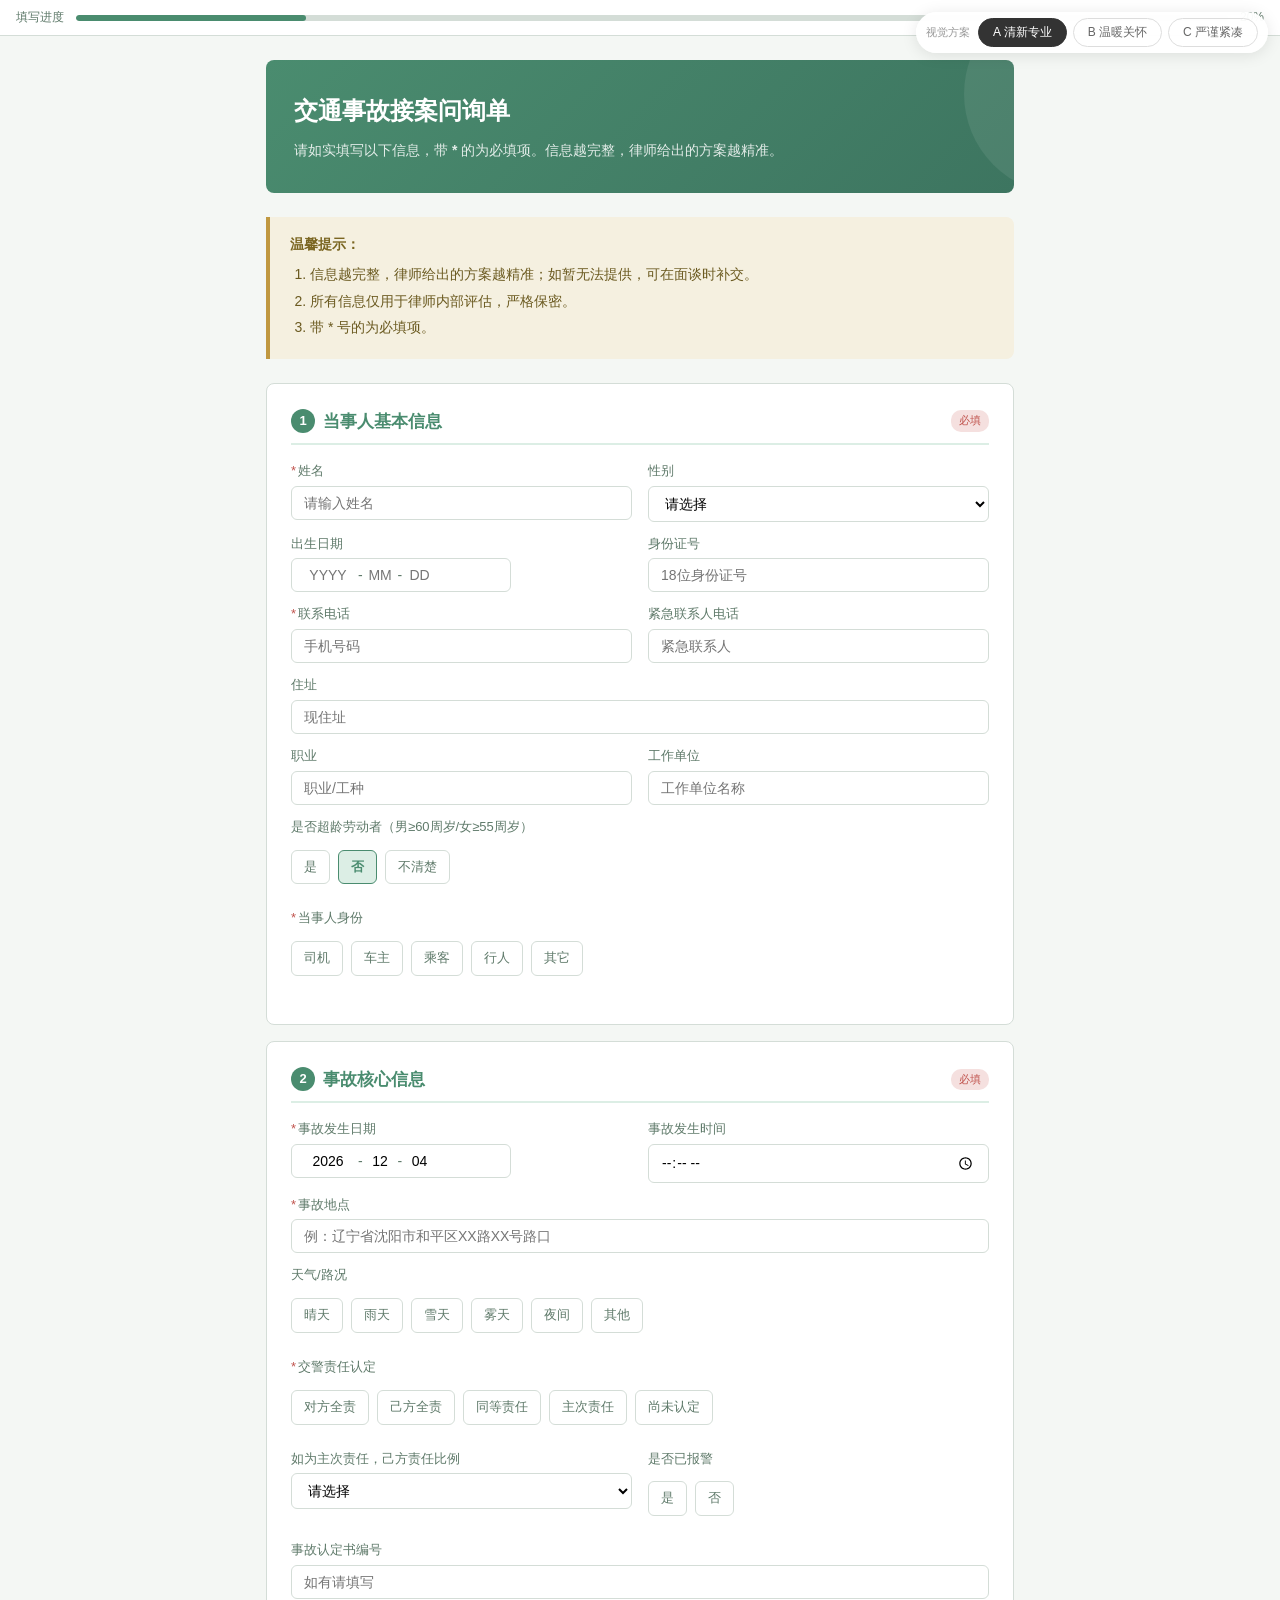
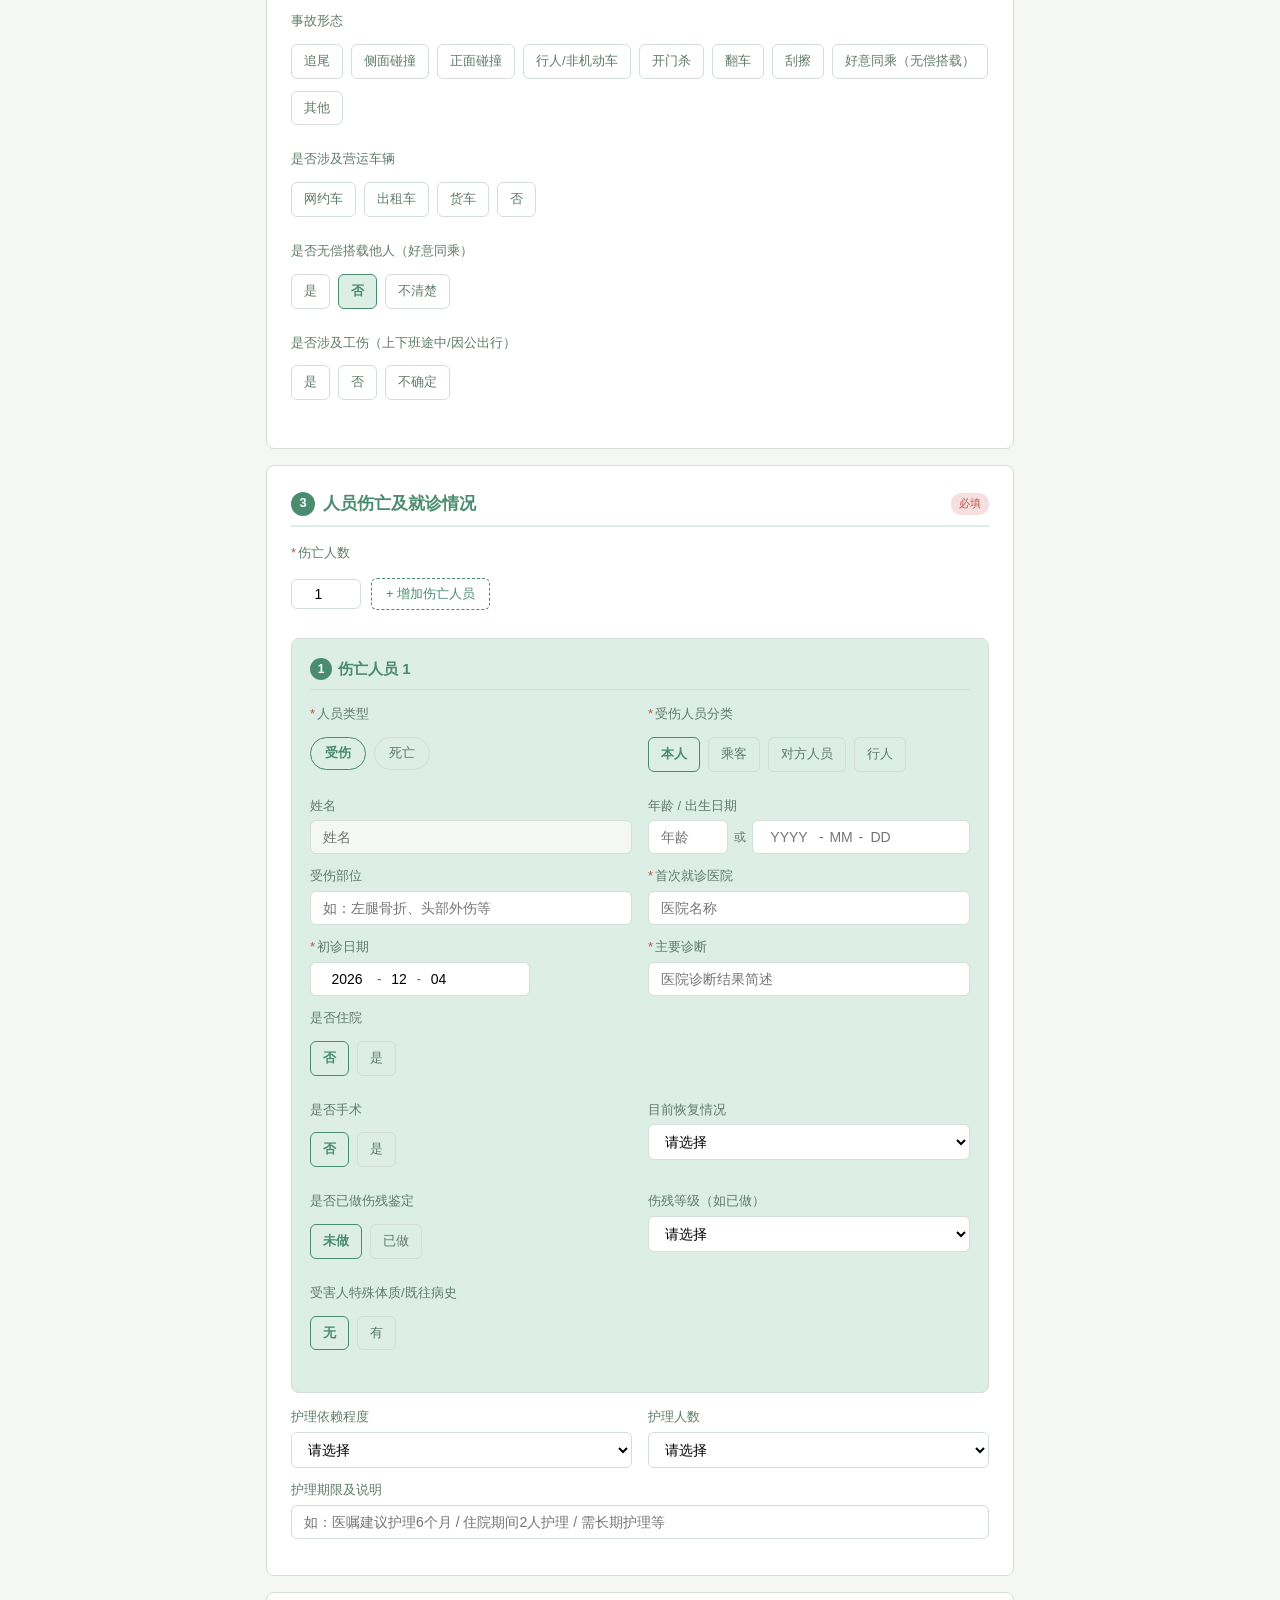
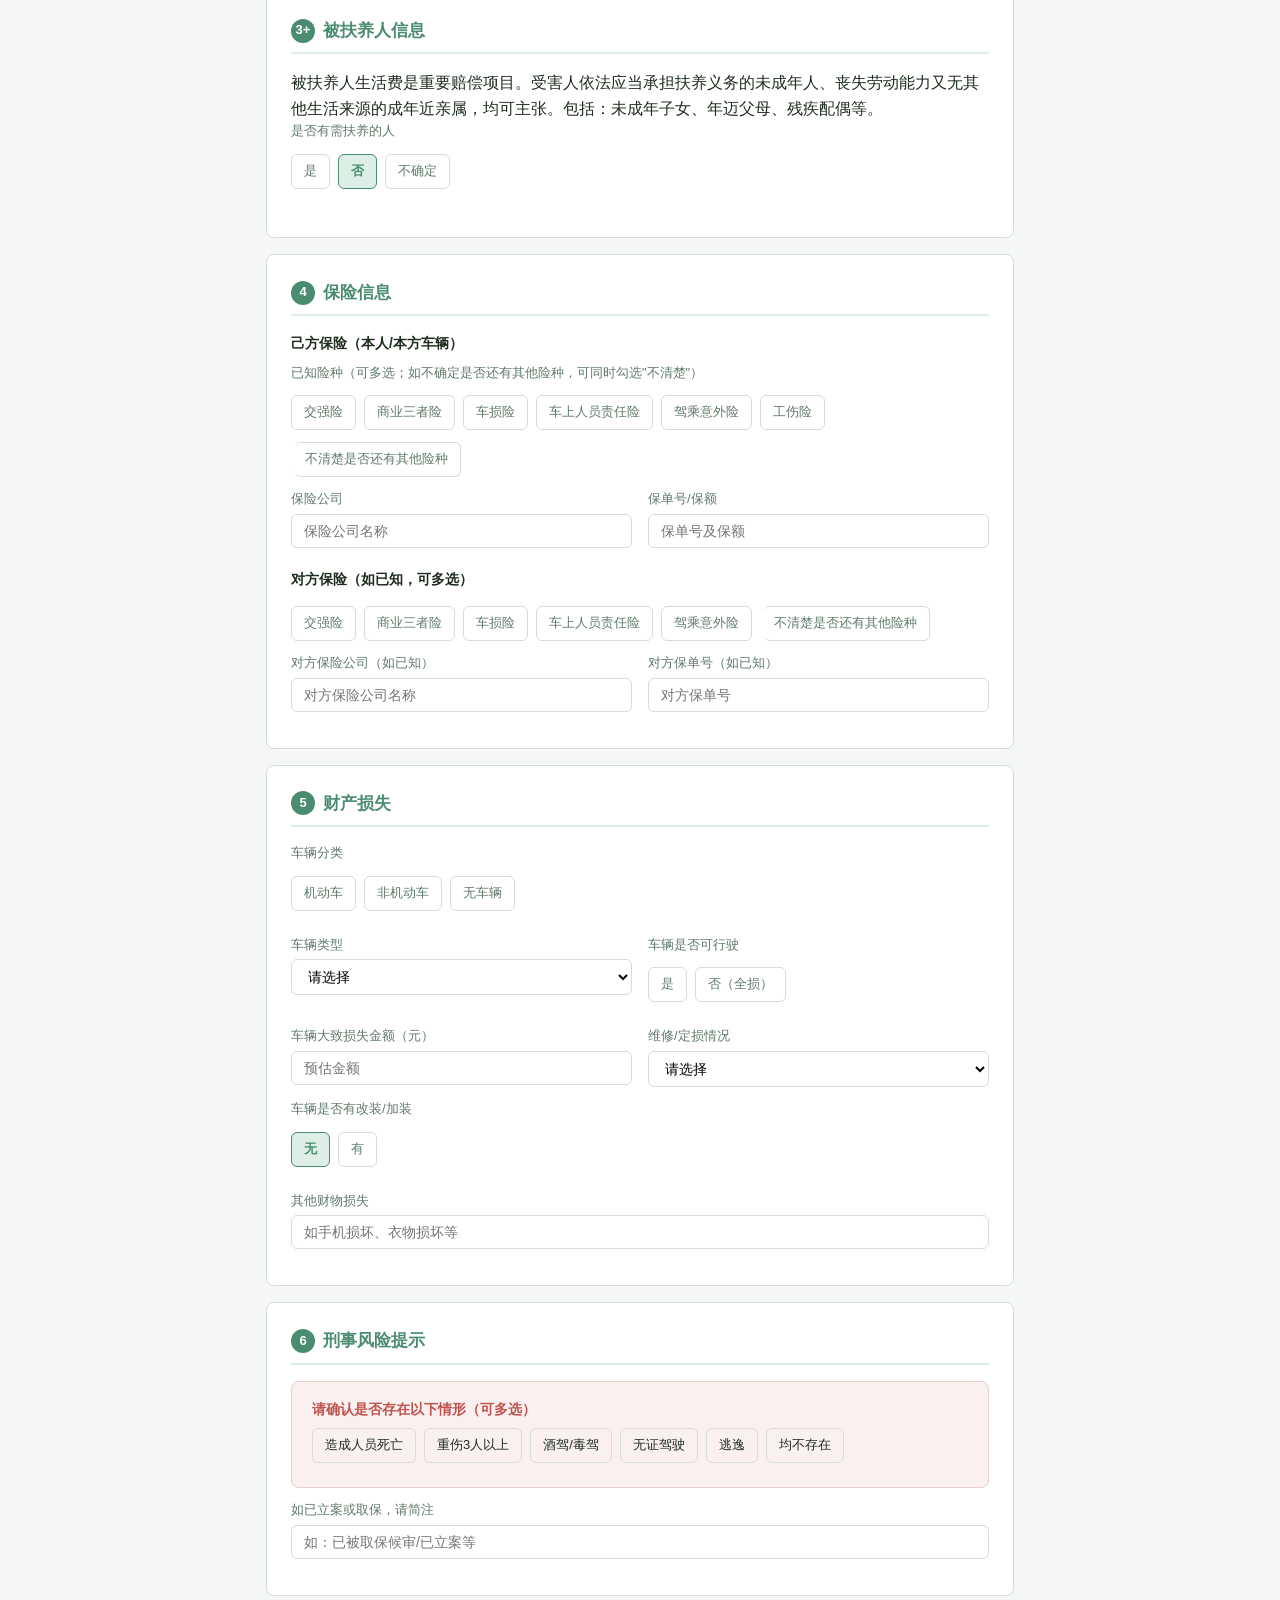
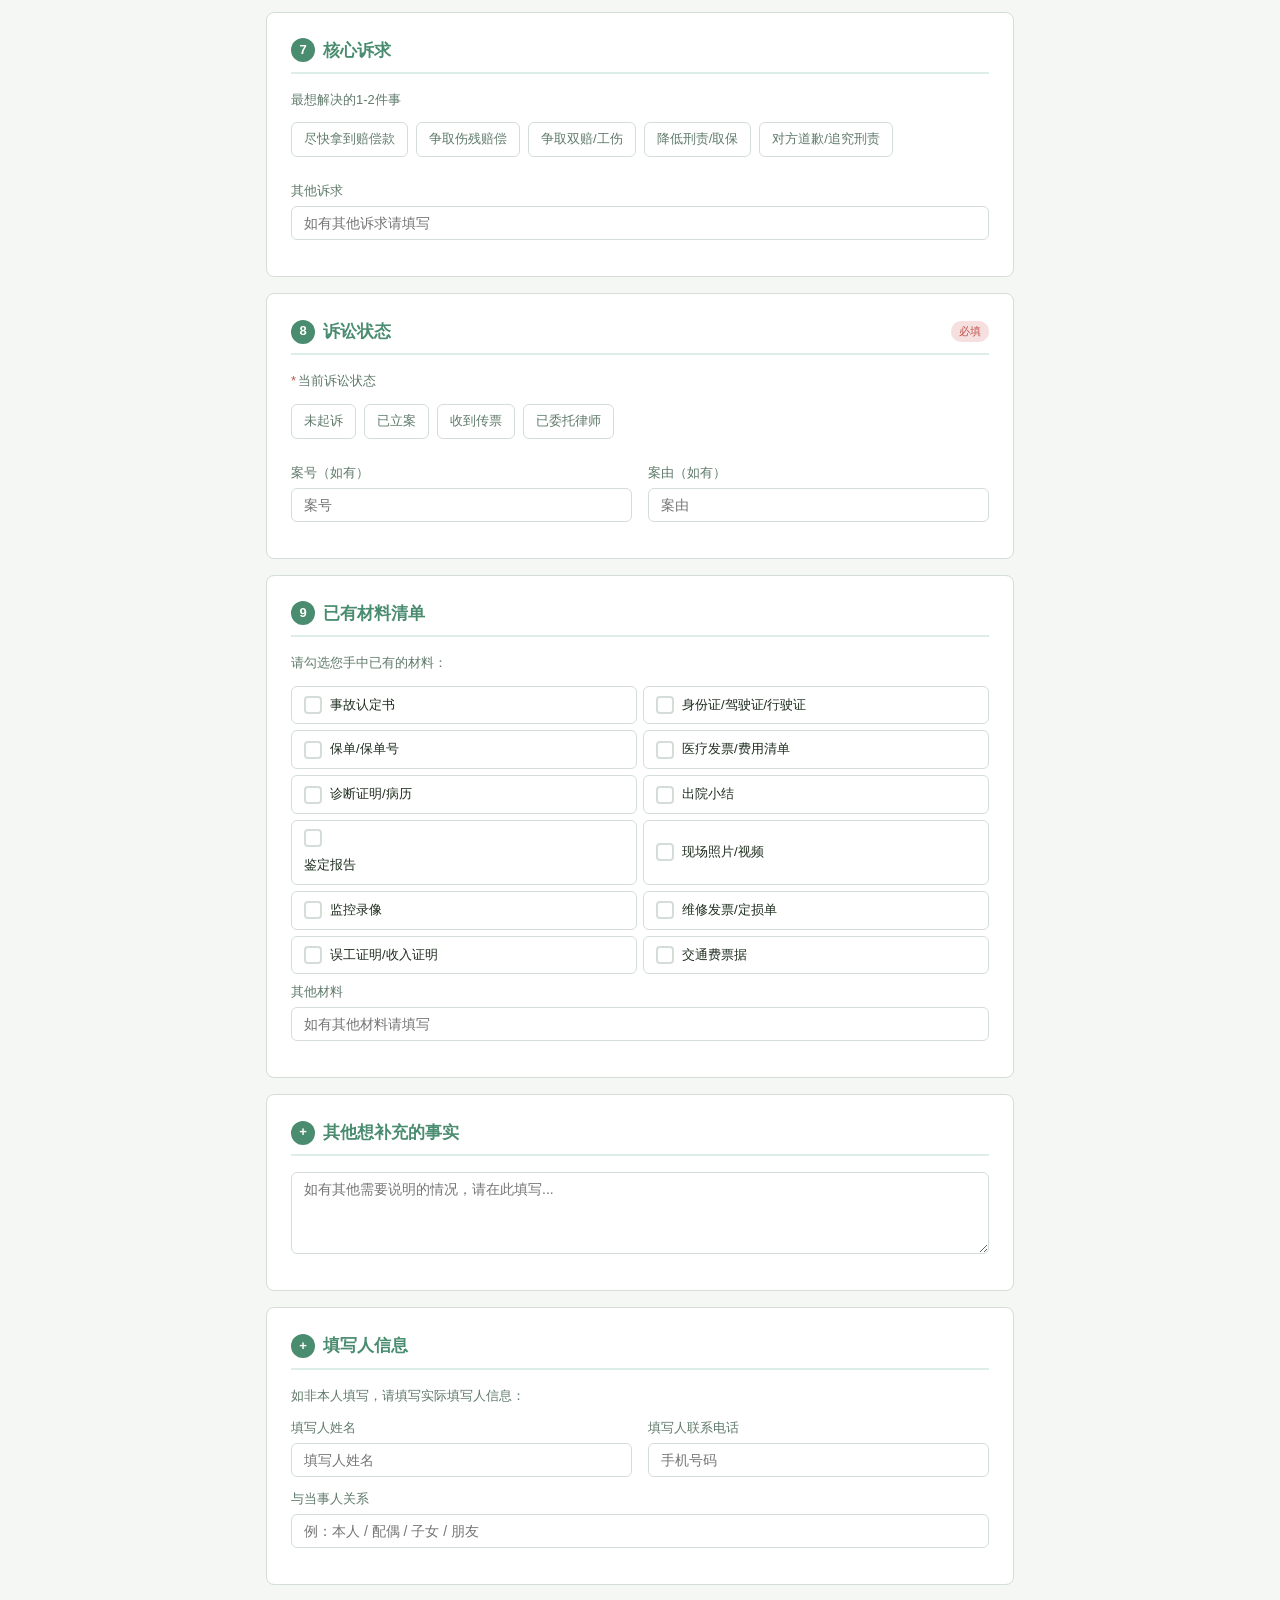
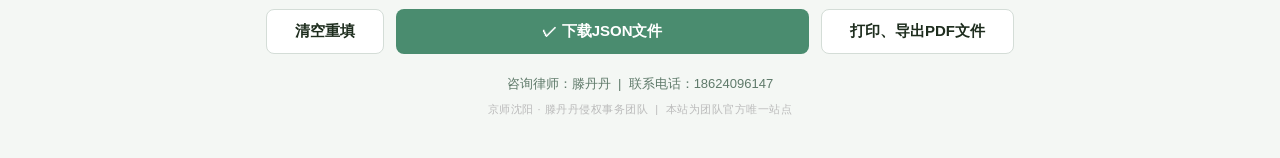
<file: intake-form.html>
<!DOCTYPE html>
<html lang="zh-CN">
<head>
<meta charset="UTF-8">
<meta name="viewport" content="width=device-width, initial-scale=1.0">
<meta http-equiv="Cache-Control" content="no-cache, no-store, must-revalidate">
<meta http-equiv="Pragma" content="no-cache">
<meta http-equiv="Expires" content="0">
<meta name="canvas:aspect-ratio" content="4:5">
<title>交通事故接案问询单</title>
<style>
  :root {
    --seed-bg: #f4f7f4;
    --seed-fg: #1e2d1e;
    --seed-primary: #4a8c6f;
    --seed-primary-dark: #3d7560;
    --seed-primary-light: #dceee5;
    --seed-accent: #c0534d;
    --seed-surface: #ffffff;
    --seed-border: #d4ddd7;
    --seed-muted: #5f7a6a;
    --seed-radius: 8px;
    --seed-success: #3a8c5c;
    --seed-warning: #c09840;
  }
  * { box-sizing: border-box; margin: 0; padding: 0; }
  body {
    font-family: -apple-system, BlinkMacSystemFont, "Segoe UI", "PingFang SC", "Hiragino Sans GB", "Microsoft YaHei", sans-serif;
    background: var(--seed-bg);
    color: var(--seed-fg);
    line-height: 1.6;
  }
  .container { max-width: 780px; margin: 0 auto; padding: 24px 16px; }

  /* ===== Admin Config Panel ===== */
  .admin-panel {
    background: #f0f4f1;
    border: 1px dashed var(--seed-primary);
    border-radius: var(--seed-radius);
    padding: 20px 24px;
    margin-bottom: 20px;
    display: none;
  }
  .admin-panel.active { display: block; }
  .admin-panel-title {
    font-size: 15px; font-weight: 600; color: var(--seed-primary);
    margin-bottom: 14px; display: flex; align-items: center; gap: 6px;
  }
  .admin-panel .form-row { margin-bottom: 10px; }
  .admin-panel textarea { min-height: 50px; font-size: 13px; }
  .admin-btn-group { display: flex; gap: 10px; margin-top: 14px; flex-wrap: wrap; }
  .admin-btn {
    padding: 8px 18px; border: none; border-radius: 6px;
    font-size: 13px; font-weight: 500; cursor: pointer;
    font-family: inherit; transition: all 0.2s;
  }
  .admin-btn-apply { background: var(--seed-primary); color: #fff; }
  .admin-btn-apply:hover { background: var(--seed-primary-dark); }
  .admin-btn-generate { background: #e8f0ec; color: var(--seed-primary); border: 1px solid var(--seed-primary); }
  .admin-btn-generate:hover { background: var(--seed-primary-light); }
  .admin-btn-close { background: transparent; color: var(--seed-muted); border: 1px solid var(--seed-border); }
  .admin-btn-close:hover { background: #eee; }
  .admin-link-box {
    margin-top: 12px; padding: 10px 14px; background: #fff;
    border: 1px solid var(--seed-border); border-radius: 6px;
    font-size: 12px; display: none;
  }
  .admin-link-box textarea {
    width: 100%; border: none; font-size: 12px;
    color: var(--seed-muted); resize: none; height: 40px; font-family: monospace;
  }
  .admin-link-box textarea:focus { outline: none; }

  /* ===== Progress Bar ===== */
  .progress-bar {
    position: sticky; top: 0; z-index: 100;
    background: var(--seed-surface); border-bottom: 1px solid var(--seed-border);
    padding: 8px 16px; display: flex; align-items: center; gap: 12px;
  }
  .progress-track { flex: 1; height: 6px; background: var(--seed-border); border-radius: 3px; overflow: hidden; }
  .progress-fill { height: 100%; background: var(--seed-primary); border-radius: 3px; transition: width 0.3s; width: 0%; }
  .progress-text { font-size: 12px; color: var(--seed-muted); white-space: nowrap; }

  /* ===== Header ===== */
  .header {
    background: linear-gradient(135deg, var(--seed-primary), var(--seed-primary-dark));
    color: white; padding: 32px 28px; border-radius: var(--seed-radius);
    margin-bottom: 24px; position: relative; overflow: hidden;
  }
  .header::after {
    content: ''; position: absolute; top: -50%; right: -20%;
    width: 200px; height: 200px; background: rgba(255,255,255,0.08); border-radius: 50%;
  }
  .header h1 { font-size: 24px; font-weight: 700; margin-bottom: 8px; }
  .header .subtitle { font-size: 14px; opacity: 0.85; }
  .header .firm-info { font-size: 13px; opacity: 0.7; margin-top: 6px; }

  /* ===== Notice ===== */
  .notice {
    background: #f5f0e0; border-left: 4px solid var(--seed-warning);
    padding: 16px 20px; border-radius: 0 var(--seed-radius) var(--seed-radius) 0;
    margin-bottom: 24px; font-size: 14px;
  }
  .notice strong { color: #7a6520; }
  .notice ol { margin: 8px 0 0 20px; color: #6b5a20; }
  .notice li { margin: 4px 0; }

  /* ===== Section ===== */
  .section {
    background: var(--seed-surface); border: 1px solid var(--seed-border);
    border-radius: var(--seed-radius); padding: 24px; margin-bottom: 16px;
  }
  .section-title {
    font-size: 17px; font-weight: 600; color: var(--seed-primary);
    margin-bottom: 16px; padding-bottom: 8px;
    border-bottom: 2px solid var(--seed-primary-light);
    display: flex; align-items: center; gap: 8px;
  }
  .section-title .num {
    background: var(--seed-primary); color: white;
    width: 24px; height: 24px; border-radius: 50%;
    display: inline-flex; align-items: center; justify-content: center;
    font-size: 13px; flex-shrink: 0;
  }
  .required-badge {
    background: #f5e0df; color: var(--seed-accent); font-size: 11px;
    padding: 2px 8px; border-radius: 10px; font-weight: 500; margin-left: auto;
  }

  /* ===== Form Elements ===== */
  .form-row { display: grid; grid-template-columns: 1fr 1fr; gap: 12px 16px; margin-bottom: 12px; }
  .form-row.single { grid-template-columns: 1fr; }
  .form-group { display: flex; flex-direction: column; }
  .form-group label { font-size: 13px; font-weight: 500; color: var(--seed-muted); margin-bottom: 4px; }
  .form-group label .star { color: var(--seed-accent); margin-right: 2px; }
  input[type="text"], input[type="tel"], input[type="number"],
  input[type="time"], select, textarea {
    width: 100%; padding: 8px 12px; border: 1px solid var(--seed-border);
    border-radius: 6px; font-size: 14px; font-family: inherit;
    transition: border-color 0.2s, box-shadow 0.2s; background: var(--seed-surface);
  }
  /* ===== Composite Date Input ===== */
  .composite-date-input {
    display: inline-flex; align-items: center; gap: 2px;
    border: 1px solid var(--seed-border); border-radius: 6px;
    padding: 4px 8px; background: var(--seed-surface);
    transition: border-color 0.2s, box-shadow 0.2s; width: 100%; max-width: 220px;
  }
  .composite-date-input:focus-within {
    border-color: var(--seed-primary); box-shadow: 0 0 0 3px rgba(74,140,111,0.12);
  }
  .composite-date-input input.cdi-year,
  .composite-date-input input.cdi-month,
  .composite-date-input input.cdi-day {
    border: none; padding: 4px 2px; font-size: 14px; font-family: inherit;
    text-align: center; background: transparent; outline: none; width: auto;
  }
  .composite-date-input input.cdi-year { width: 4em; }
  .composite-date-input input.cdi-month,
  .composite-date-input input.cdi-day { width: 2.2em; }
  .composite-date-input .cdi-sep { color: var(--seed-muted); font-size: 14px; user-select: none; line-height: 1; }
  .composite-date-input.cdi-readonly { background: #f4f7f4; pointer-events: none; }
  .composite-date-input.cdi-readonly input { color: var(--seed-muted); }
  .composite-date-input.field-error { border-color: var(--seed-accent) !important; box-shadow: 0 0 0 3px rgba(192,83,77,0.15) !important; }
  input:focus, select:focus, textarea:focus {
    outline: none; border-color: var(--seed-primary);
    box-shadow: 0 0 0 3px rgba(74,140,111,0.12);
  }
  input.field-error { border-color: var(--seed-accent) !important; box-shadow: 0 0 0 3px rgba(192,83,77,0.15) !important; }
  .field-error-msg { color: var(--seed-accent); font-size: 12px; margin-top: 3px; }
  textarea { resize: vertical; min-height: 60px; }

  /* ===== Checkbox / Radio ===== */
  .check-group { display: flex; flex-wrap: wrap; gap: 8px; margin: 8px 0; }
  .check-item {
    display: flex; align-items: center; gap: 6px; padding: 6px 12px;
    border: 1px solid var(--seed-border); border-radius: 6px;
    cursor: pointer; transition: all 0.2s; font-size: 13px; user-select: none;
  }
  .check-item:hover { border-color: var(--seed-primary); background: var(--seed-primary-light); }
  .check-item input { display: none; }
  .check-item input:checked + .check-label { color: var(--seed-primary); font-weight: 600; }
  .check-item:has(input:checked) { border-color: var(--seed-primary); background: var(--seed-primary-light); }
  .check-label { pointer-events: none; }

  /* ===== Criminal Risk Warning ===== */
  .risk-warning {
    background: #faf0ef; border: 1px solid #e8cdc9;
    border-radius: var(--seed-radius); padding: 16px 20px; margin: 12px 0;
  }
  .risk-warning .risk-title { color: var(--seed-accent); font-weight: 600; font-size: 14px; margin-bottom: 8px; }

  /* ===== Material Checklist ===== */
  .material-grid { display: grid; grid-template-columns: 1fr 1fr; gap: 6px; margin: 8px 0; }
  .material-item {
    display: flex; align-items: center; gap: 8px; padding: 8px 12px;
    border: 1px solid var(--seed-border); border-radius: 6px;
    cursor: pointer; font-size: 13px; transition: all 0.2s; user-select: none;
  }
  .material-item:hover { border-color: var(--seed-success); background: #edf5ef; }
  .material-item input { display: none; }
  .material-item:has(input:checked) { border-color: var(--seed-success); background: #edf5ef; }
  .material-item .check-icon {
    width: 18px; height: 18px; border: 2px solid var(--seed-border); border-radius: 4px;
    display: flex; align-items: center; justify-content: center;
    transition: all 0.2s; flex-shrink: 0;
  }
  .material-item input:checked ~ .check-icon { background: var(--seed-success); border-color: var(--seed-success); color: white; }
  .material-item input:checked ~ .check-icon::after { content: '\2713'; font-size: 12px; color: white; }
  .material-parent { flex-direction: column; align-items: flex-start; padding: 8px 12px; }
  .material-parent .mp-row { display: flex; align-items: center; gap: 8px; width: 100%; }
  .material-sub-group { display: none; padding-left: 26px; margin-top: 6px; gap: 6px; flex-wrap: wrap; }
  .material-parent input:checked ~ .material-sub-group { display: flex; }
  .material-sub {
    display: flex; align-items: center; gap: 6px; padding: 4px 10px;
    border: 1px solid var(--seed-border); border-radius: 5px;
    cursor: pointer; font-size: 12px; transition: all 0.2s; user-select: none;
  }
  .material-sub:hover { border-color: var(--seed-success); background: #edf5ef; }
  .material-sub input { display: none; }
  .material-sub:has(input:checked) { border-color: var(--seed-success); background: #edf5ef; }
  .material-sub .sub-icon {
    width: 15px; height: 15px; border: 1.5px solid var(--seed-border); border-radius: 3px;
    display: flex; align-items: center; justify-content: center;
    transition: all 0.2s; flex-shrink: 0; font-size: 10px;
  }
  .material-sub input:checked ~ .sub-icon { background: var(--seed-success); border-color: var(--seed-success); color: white; }
  .material-sub input:checked ~ .sub-icon::after { content: '\2713'; color: white; }

  /* ===== Vehicle Owner Conditional Section ===== */
  .vehicle-owner-section { display: none; }
  .vehicle-owner-section.visible { display: block; }
  .vehicle-owner-section .vo-hint {
    font-size: 13px; color: var(--seed-muted); margin-bottom: 12px;
    padding: 8px 12px; background: var(--seed-primary-light); border-radius: 6px;
  }

  /* ===== Buttons ===== */
  .btn-group { display: flex; gap: 12px; margin-top: 24px; flex-wrap: wrap; }
  .btn {
    padding: 12px 28px; border: none; border-radius: var(--seed-radius);
    font-size: 15px; font-weight: 600; cursor: pointer;
    transition: all 0.2s; font-family: inherit;
  }
  .btn-primary { background: var(--seed-primary); color: white; flex: 1; }
  .btn-primary:hover { background: var(--seed-primary-dark); }
  .btn-secondary { background: var(--seed-surface); color: var(--seed-fg); border: 1px solid var(--seed-border); }
  .btn-secondary:hover { background: var(--seed-bg); }
  .btn-print { background: #edf5ef; color: var(--seed-success); border: 1px solid #b5d8c2; }
  .btn-print:hover { background: #dceee5; }

  /* ===== Signature ===== */
  .signature-area {
    display: grid; grid-template-columns: 1fr 1fr; gap: 24px;
    margin-top: 16px; padding-top: 16px; border-top: 1px solid var(--seed-border);
  }
  .sig-field label { font-size: 13px; color: var(--seed-muted); display: block; margin-bottom: 4px; }
  .sig-field input { border-bottom: 1px solid var(--seed-fg); border-radius: 0; padding: 4px 0; }

  /* ===== Footer ===== */
  .footer { text-align: center; color: var(--seed-muted); font-size: 12px; padding: 16px 0; }

  /* ===== Success Overlay ===== */
  .overlay-backdrop {
    display: none; position: fixed; top: 0; left: 0; right: 0; bottom: 0;
    background: rgba(30,45,30,0.45); z-index: 1000;
    justify-content: center; align-items: center; animation: fadeIn 0.3s;
  }
  .overlay-backdrop.active { display: flex; }
  .overlay-card {
    background: #fff; border-radius: 12px; padding: 32px 28px;
    max-width: 420px; width: 90%; text-align: center;
    animation: slideUp 0.35s ease-out; box-shadow: 0 20px 60px rgba(0,0,0,0.15);
  }
  .overlay-icon { font-size: 48px; margin-bottom: 12px; }
  .overlay-title { font-size: 20px; font-weight: 700; color: var(--seed-fg); margin-bottom: 8px; }
  .overlay-info { font-size: 14px; color: var(--seed-muted); margin-bottom: 16px; line-height: 1.8; }
  .overlay-info strong { color: var(--seed-fg); }
  .overlay-steps {
    text-align: left; background: #f4f7f4; border-radius: 8px;
    padding: 16px 20px; margin-bottom: 20px; font-size: 13px;
    color: var(--seed-fg); line-height: 2;
  }
  .overlay-steps .step-num {
    display: inline-block; width: 20px; height: 20px;
    background: var(--seed-primary); color: #fff; border-radius: 50%;
    text-align: center; line-height: 20px; font-size: 11px; margin-right: 8px;
  }
  .overlay-btns { display: flex; gap: 10px; justify-content: center; }
  .overlay-btn {
    padding: 10px 24px; border: none; border-radius: 8px;
    font-size: 14px; font-weight: 600; cursor: pointer; font-family: inherit;
  }
  .overlay-btn-ok { background: var(--seed-primary); color: #fff; }
  .overlay-btn-ok:hover { background: var(--seed-primary-dark); }
  @keyframes fadeIn { from { opacity: 0; } to { opacity: 1; } }
  @keyframes slideUp { from { transform: translateY(30px); opacity: 0; } to { transform: translateY(0); opacity: 1; } }

  /* ===== Dynamic Injury Person Blocks ===== */
  .injury-person-block {
    border: 1px solid var(--seed-border);
    border-radius: var(--seed-radius);
    padding: 18px;
    margin-bottom: 14px;
    background: var(--seed-primary-light);
    position: relative;
  }
  .injury-person-header {
    display: flex; align-items: center; justify-content: space-between;
    margin-bottom: 14px; padding-bottom: 8px;
    border-bottom: 1px solid var(--seed-border);
  }
  .injury-person-title {
    font-size: 15px; font-weight: 600; color: var(--seed-primary);
    display: flex; align-items: center; gap: 6px;
  }
  .injury-person-title .person-num {
    background: var(--seed-primary); color: white;
    width: 22px; height: 22px; border-radius: 50%;
    display: inline-flex; align-items: center; justify-content: center;
    font-size: 12px;
  }
  .injury-person-remove {
    background: none; border: 1px solid var(--seed-border); border-radius: 6px;
    padding: 4px 10px; cursor: pointer; font-size: 12px; color: var(--seed-muted);
    transition: all 0.2s;
  }
  .injury-person-remove:hover { border-color: var(--seed-accent); color: var(--seed-accent); }
  .injury-count-control {
    display: flex; align-items: center; gap: 10px; margin: 10px 0 16px;
  }
  .injury-count-control input {
    width: 70px; text-align: center; padding: 6px 8px;
  }
  .injury-count-control .btn-add-person {
    padding: 6px 14px; border: 1px dashed var(--seed-primary);
    border-radius: 6px; background: transparent; color: var(--seed-primary);
    cursor: pointer; font-size: 13px; transition: all 0.2s;
  }
  .injury-count-control .btn-add-person:hover {
    background: var(--seed-primary-light);
  }

  /* Person type toggle within block */
  .person-type-toggle {
    display: flex; gap: 8px; margin: 8px 0;
  }
  .person-type-toggle label {
    display: flex; align-items: center; gap: 5px;
    padding: 5px 14px; border: 1.5px solid var(--seed-border);
    border-radius: 20px; cursor: pointer; font-size: 13px;
    transition: all 0.2s; user-select: none;
  }
  .person-type-toggle input { display: none; }
  .person-type-toggle label:has(input:checked) {
    border-color: var(--seed-primary); background: var(--seed-primary-light);
    color: var(--seed-primary); font-weight: 600;
  }
  .person-type-toggle label.deceased-opt:has(input:checked) {
    border-color: var(--seed-accent); background: #faf0ef;
    color: var(--seed-accent);
  }
  .death-fields {
    background: #faf0ef; border: 1px solid #e8cdc9;
    border-radius: var(--seed-radius); padding: 14px; margin-top: 10px;
  }
  .death-fields .death-label {
    font-size: 13px; font-weight: 600; color: var(--seed-accent);
    margin-bottom: 10px;
  }
  .injury-medical-fields { /* wrapper for medical fields, hidden when deceased */ }

  /* ===== Print ===== */
  @media print {
    body { background: white; }
    .progress-bar, .btn-group, .no-print, .admin-panel, .overlay-backdrop { display: none !important; }
    .container { padding: 0; max-width: 100%; }
    .section { break-inside: avoid; page-break-inside: avoid; }
    .header { background: var(--seed-primary) !important; -webkit-print-color-adjust: exact; print-color-adjust: exact; }
  }

  /* ===== Responsive ===== */
  @media (max-width: 600px) {
    .form-row, .material-grid, .signature-area { grid-template-columns: 1fr; }
    .header { padding: 24px 20px; }
    .header h1 { font-size: 20px; }
  }
  /* ===== Variant Switcher ===== */
  .variant-switcher {
    position: fixed; top: 12px; right: 12px; z-index: 900;
    display: flex; gap: 6px; background: rgba(255,255,255,0.96);
    padding: 6px 10px; border-radius: 24px;
    box-shadow: 0 2px 16px rgba(0,0,0,0.1); font-size: 12px; align-items: center;
  }
  .variant-switcher .sw-label { color: #999; font-size: 11px; margin-right: 2px; }
  .variant-switcher button {
    padding: 5px 14px; border: 1.5px solid #ddd; border-radius: 16px;
    background: transparent; cursor: pointer; font-size: 12px;
    font-family: inherit; transition: all 0.25s; color: #666;
  }
  .variant-switcher button:hover { border-color: #aaa; color: #333; }
  .variant-switcher button.active { background: #333; color: #fff; border-color: #333; }

  /* ================================================
     VARIANT B — 温暖关怀 (Warm & Caring)
     暖色调 · 圆角 · 宽松 · 柔和关怀
     ================================================ */
  body.variant-b {
    --seed-bg: #faf6f1;
    --seed-fg: #3d2e1f;
    --seed-primary: #c08b5c;
    --seed-primary-dark: #a87748;
    --seed-primary-light: #f0e4d4;
    --seed-accent: #c46b5c;
    --seed-surface: #fffcf8;
    --seed-border: #e8ddd0;
    --seed-muted: #8a7560;
    --seed-radius: 14px;
    --seed-success: #7a9e6d;
    --seed-warning: #d4a84a;
    font-family: "PingFang SC", "Hiragino Sans GB", "Microsoft YaHei", sans-serif;
    line-height: 1.75;
  }
  body.variant-b .container { padding: 32px 20px; }
  body.variant-b .section { padding: 30px; margin-bottom: 20px; border-radius: 14px; box-shadow: 0 1px 8px rgba(160,130,100,0.06); }
  body.variant-b .header { padding: 40px 32px; border-radius: 14px; background: linear-gradient(135deg, #c08b5c, #d4a87a); }
  body.variant-b .header h1 { font-size: 26px; letter-spacing: 1px; }
  body.variant-b .section-title { font-size: 18px; margin-bottom: 20px; padding-bottom: 10px; }
  body.variant-b .check-item { padding: 8px 16px; border-radius: 10px; }
  body.variant-b .material-item { padding: 10px 14px; border-radius: 10px; }
  body.variant-b .btn { border-radius: 12px; padding: 14px 28px; }
  body.variant-b .notice { border-radius: 0 14px 14px 0; background: #fdf5e6; border-left-color: #d4a84a; }
  body.variant-b .risk-warning { border-radius: 14px; background: #fdf0ec; border-color: #e8cdc4; }
  body.variant-b input[type="text"], body.variant-b input[type="tel"],
  body.variant-b input[type="number"],
  body.variant-b input[type="time"], body.variant-b select, body.variant-b textarea { border-radius: 10px; padding: 10px 14px; }
  body.variant-b input:focus, body.variant-b select:focus, body.variant-b textarea:focus { box-shadow: 0 0 0 3px rgba(192,139,92,0.12); border-color: #c08b5c; }
  body.variant-b .composite-date-input { border-radius: 10px; padding: 6px 10px; }
  body.variant-b .progress-bar { border-radius: 0; }
  body.variant-b .progress-fill { background: #c08b5c; }
  body.variant-b .section-title .num { border-radius: 50%; background: #c08b5c; }
  body.variant-b .btn-primary { background: #c08b5c; }
  body.variant-b .btn-primary:hover { background: #a87748; }
  body.variant-b .overlay-backdrop { background: rgba(61,46,31,0.4); }
  body.variant-b .overlay-btn-ok { background: #c08b5c; }
  body.variant-b .overlay-btn-ok:hover { background: #a87748; }
  body.variant-b .admin-panel { background: #f5efe6; border-color: #c08b5c; }
  body.variant-b .admin-btn-apply { background: #c08b5c; }
  body.variant-b .admin-btn-apply:hover { background: #a87748; }
  body.variant-b .admin-btn-generate { color: #c08b5c; border-color: #c08b5c; background: #f0e4d4; }

  /* ================================================
     VARIANT C — 专业严谨 (Professional & Rigorous)
     冷色调 · 直角 · 紧凑 · 权威可信
     ================================================ */
  body.variant-c {
    --seed-bg: #f0f2f5;
    --seed-fg: #1a1f36;
    --seed-primary: #2d3a8c;
    --seed-primary-dark: #1f2b6e;
    --seed-primary-light: #dce0f0;
    --seed-accent: #b83a3a;
    --seed-surface: #ffffff;
    --seed-border: #c8cdd8;
    --seed-muted: #5a6178;
    --seed-radius: 4px;
    --seed-success: #2d7a4c;
    --seed-warning: #b8860b;
    font-family: "Heiti SC", "Microsoft YaHei", "SimHei", -apple-system, sans-serif;
    line-height: 1.5;
  }
  body.variant-c .container { padding: 16px 12px; }
  body.variant-c .section { padding: 18px; margin-bottom: 10px; border-radius: 4px; }
  body.variant-c .header { padding: 24px 24px; border-radius: 4px; background: linear-gradient(135deg, #2d3a8c, #1f2b6e); }
  body.variant-c .header h1 { font-size: 22px; letter-spacing: 2px; font-weight: 800; }
  body.variant-c .header .subtitle { font-size: 13px; }
  body.variant-c .section-title { font-size: 15px; margin-bottom: 12px; padding-bottom: 6px; font-weight: 700; }
  body.variant-c .check-item { padding: 5px 10px; font-size: 12px; border-radius: 3px; }
  body.variant-c .check-group { gap: 5px; margin: 5px 0; }
  body.variant-c .material-item { padding: 6px 10px; font-size: 12px; border-radius: 3px; }
  body.variant-c .material-grid { gap: 4px; }
  body.variant-c .btn { border-radius: 4px; padding: 10px 20px; font-size: 14px; }
  body.variant-c .btn-group { gap: 8px; margin-top: 16px; }
  body.variant-c .notice { border-radius: 0 4px 4px 0; font-size: 13px; padding: 12px 16px; background: #f5f0d8; border-left-color: #b8860b; }
  body.variant-c .risk-warning { border-radius: 4px; background: #faf0f0; border-color: #dcc8c8; }
  body.variant-c input[type="text"], body.variant-c input[type="tel"],
  body.variant-c input[type="number"],
  body.variant-c input[type="time"], body.variant-c select, body.variant-c textarea { border-radius: 4px; padding: 6px 10px; font-size: 13px; }
  body.variant-c input:focus, body.variant-c select:focus, body.variant-c textarea:focus { box-shadow: 0 0 0 2px rgba(45,58,140,0.12); border-color: #2d3a8c; }
  body.variant-c .composite-date-input { border-radius: 4px; padding: 3px 6px; }
  body.variant-c .form-row { gap: 8px 12px; margin-bottom: 8px; }
  body.variant-c .progress-fill { background: #2d3a8c; }
  body.variant-c .section-title .num { background: #2d3a8c; border-radius: 4px; width: 22px; height: 22px; font-size: 12px; }
  body.variant-c .btn-primary { background: #2d3a8c; }
  body.variant-c .btn-primary:hover { background: #1f2b6e; }
  body.variant-c .overlay-backdrop { background: rgba(26,31,54,0.5); }
  body.variant-c .overlay-btn-ok { background: #2d3a8c; }
  body.variant-c .overlay-btn-ok:hover { background: #1f2b6e; }
  body.variant-c .overlay-card { border-radius: 4px; }
  body.variant-c .admin-panel { background: #ecedf2; border-color: #2d3a8c; }
  body.variant-c .admin-btn-apply { background: #2d3a8c; }
  body.variant-c .admin-btn-apply:hover { background: #1f2b6e; }
  body.variant-c .admin-btn-generate { color: #2d3a8c; border-color: #2d3a8c; background: #dce0f0; }
</style>
</head>
<body>

<!-- ===== Variant Switcher ===== -->
<div class="variant-switcher no-print">
  <span class="sw-label">视觉方案</span>
  <button class="active" onclick="switchVariant('a', this)">A 清新专业</button>
  <button onclick="switchVariant('b', this)">B 温暖关怀</button>
  <button onclick="switchVariant('c', this)">C 严谨紧凑</button>
</div>

<!-- ===== Admin Configuration Panel ===== -->
<div class="admin-panel no-print" id="adminPanel">
  <div class="admin-panel-title">
    <span style="font-size:18px;">&#9881;</span> 发送配置（市场行政人员专用）
  </div>
  <div class="form-row">
    <div class="form-group">
      <label>律所名称</label>
      <input type="text" id="cfgFirm" placeholder="例：辽宁XX律师事务所">
    </div>
    <div class="form-group">
      <label>接洽联络人</label>
      <input type="text" id="cfgLawyer" placeholder="例：李助理 / 王律师">
    </div>
  </div>
  <div class="form-row">
    <div class="form-group">
      <label>联系电话/微信</label>
      <input type="text" id="cfgContact" placeholder="例：13800138000">
    </div>
    <div class="form-group">
      <label>问询单标题</label>
      <input type="text" id="cfgTitle" placeholder="默认：交通事故接案问询单" value="交通事故接案问询单">
    </div>
  </div>
  <div class="form-row">
    <div class="form-group">
      <label>团队名称</label>
      <input type="text" id="cfgTeam" placeholder="例：滕丹丹侵权事务团队">
    </div>
    <div class="form-group">
      <label>团队 Slogan</label>
      <input type="text" id="cfgSlogan" placeholder="例：为您解忧护航">
    </div>
  </div>
  <div class="form-row single">
    <div class="form-group">
      <label>回发指引（客户提交后看到的提示文字，多条用分号分隔）</label>
      <textarea id="cfgReturn" placeholder="例：请将下载的文件通过微信发送给接洽联络人；微信号：13800138000">请将下载的文件通过微信发送给接洽联络人。</textarea>
    </div>
  </div>
  <div class="admin-btn-group">
    <button class="admin-btn admin-btn-apply" onclick="applyConfig()">应用配置（预览）</button>
    <button class="admin-btn admin-btn-generate" onclick="generateHTMLFile()">生成定制HTML文件</button>
    <button class="admin-btn admin-btn-generate" onclick="generateLink()">生成分发链接</button>
    <button class="admin-btn admin-btn-close" onclick="toggleAdmin()">关闭面板</button>
  </div>
  <div class="admin-link-box" id="adminLinkBox">
    <div style="font-size:12px;color:var(--seed-muted);margin-bottom:6px;">分发链接需将HTML文件部署到服务器后使用。如直接微信发文件，请用上方「生成定制HTML文件」按钮。</div>
    <textarea id="adminLinkText" readonly onclick="this.select()"></textarea>
  </div>
</div>

<!-- ===== Progress Bar ===== -->
<div class="progress-bar no-print">
  <span class="progress-text">填写进度</span>
  <div class="progress-track">
    <div class="progress-fill" id="progressFill"></div>
  </div>
  <span class="progress-text" id="progressPercent">0%</span>
</div>

<div class="container">
  <div class="header" id="formHeader">
    <h1 id="formTitle">交通事故接案问询单</h1>
    <div class="subtitle">请如实填写以下信息，带 <strong>*</strong> 的为必填项。信息越完整，律师给出的方案越精准。</div>
    <div class="firm-info" id="firmInfo" style="display:none"></div>
  </div>

  <div class="notice" id="returnNotice">
    <strong>温馨提示：</strong>
    <ol>
      <li>信息越完整，律师给出的方案越精准；如暂无法提供，可在面谈时补交。</li>
      <li>所有信息仅用于律师内部评估，严格保密。</li>
      <li>带 * 号的为必填项。</li>
    </ol>
  </div>

  <form id="questionnaireForm">

    <!-- 一、当事人基本信息 -->
    <div class="section">
      <div class="section-title"><span class="num">1</span>当事人基本信息<span class="required-badge">必填</span></div>
      <div class="form-row">
        <div class="form-group"><label><span class="star">*</span>姓名</label><input type="text" name="name" required placeholder="请输入姓名"></div>
        <div class="form-group"><label>性别</label><select name="gender"><option value="">请选择</option><option value="男">男</option><option value="女">女</option></select></div>
      </div>
      <div class="form-row">
        <div class="form-group"><label>出生日期</label><div class="composite-date-input"><input type="text" class="cdi-year" maxlength="4" placeholder="YYYY" inputmode="numeric"><span class="cdi-sep">-</span><input type="text" class="cdi-month" maxlength="2" placeholder="MM" inputmode="numeric"><span class="cdi-sep">-</span><input type="text" class="cdi-day" maxlength="2" placeholder="DD" inputmode="numeric"><input type="hidden" name="birthdate"></div></div>
        <div class="form-group"><label>身份证号</label><input type="text" name="idcard" placeholder="18位身份证号" maxlength="18"></div>
      </div>
      <div class="form-row">
        <div class="form-group"><label><span class="star">*</span>联系电话</label><input type="tel" name="phone" required placeholder="手机号码"></div>
        <div class="form-group"><label>紧急联系人电话</label><input type="tel" name="emergency_phone" placeholder="紧急联系人"></div>
      </div>
      <div class="form-row single"><div class="form-group"><label>住址</label><input type="text" name="address" placeholder="现住址"></div></div>
      <div class="form-row">
        <div class="form-group"><label>职业</label><input type="text" name="occupation" placeholder="职业/工种"></div>
        <div class="form-group"><label>工作单位</label><input type="text" name="employer" placeholder="工作单位名称"></div>
      </div>
      <div class="form-row single">
        <div class="form-group"><label>是否超龄劳动者（男≥60周岁/女≥55周岁）</label>
          <div class="check-group">
            <label class="check-item"><input type="radio" name="over_age_worker" value="是"><span class="check-label">是</span></label>
            <label class="check-item"><input type="radio" name="over_age_worker" value="否" checked><span class="check-label">否</span></label>
            <label class="check-item"><input type="radio" name="over_age_worker" value="不清楚"><span class="check-label">不清楚</span></label>
          </div>
        </div>
      </div>
      <div class="form-row single">
        <div class="form-group"><label><span class="star">*</span>当事人身份</label>
          <div class="check-group">
            <label class="check-item"><input type="radio" name="party_identity" value="司机" required><span class="check-label">司机</span></label>
            <label class="check-item"><input type="radio" name="party_identity" value="车主"><span class="check-label">车主</span></label>
            <label class="check-item"><input type="radio" name="party_identity" value="乘客"><span class="check-label">乘客</span></label>
            <label class="check-item"><input type="radio" name="party_identity" value="行人"><span class="check-label">行人</span></label>
            <label class="check-item"><input type="radio" name="party_identity" value="其它"><span class="check-label">其它</span></label>
          </div>
        </div>
      </div>
    </div>

    <!-- 车辆所有人信息（当事人非车主时显示） -->
    <div class="section vehicle-owner-section" id="vehicleOwnerSection">
      <div class="section-title"><span class="num">1+</span>车辆所有人信息</div>
      <div class="vo-hint">因当事人非车主，需补充车辆所有人信息以便追加被告或联系车主方保险。</div>
      <div class="form-row">
        <div class="form-group"><label>车辆所有人姓名</label><input type="text" name="vo_name" placeholder="行驶证登记车主姓名"></div>
        <div class="form-group"><label>与当事人关系</label>
          <select name="vo_relationship">
            <option value="">请选择</option>
            <option value="配偶">配偶</option>
            <option value="父母">父母</option>
            <option value="子女">子女</option>
            <option value="亲属">亲属</option>
            <option value="朋友">朋友</option>
            <option value="雇主">雇主</option>
            <option value="工作单位">工作单位</option>
            <option value="租赁公司">租赁公司</option>
            <option value="其他">其他</option>
          </select>
        </div>
      </div>
      <div class="form-row">
        <div class="form-group"><label>联系电话</label><input type="tel" name="vo_phone" placeholder="车主联系电话"></div>
        <div class="form-group"><label>身份证号（如已知）</label><input type="text" name="vo_idcard" placeholder="18位身份证号" maxlength="18"></div>
      </div>
    </div>

    <!-- 二、事故核心信息 -->
    <div class="section">
      <div class="section-title"><span class="num">2</span>事故核心信息<span class="required-badge">必填</span></div>
      <div class="form-row">
        <div class="form-group"><label><span class="star">*</span>事故发生日期</label><div class="composite-date-input" data-required="true"><input type="text" class="cdi-year" maxlength="4" placeholder="YYYY" inputmode="numeric"><span class="cdi-sep">-</span><input type="text" class="cdi-month" maxlength="2" placeholder="MM" inputmode="numeric"><span class="cdi-sep">-</span><input type="text" class="cdi-day" maxlength="2" placeholder="DD" inputmode="numeric"><input type="hidden" name="accident_date" required></div></div>
        <div class="form-group"><label>事故发生时间</label><input type="time" name="accident_time"></div>
      </div>
      <div class="form-row single"><div class="form-group"><label><span class="star">*</span>事故地点</label><input type="text" name="accident_location" required placeholder="例：辽宁省沈阳市和平区XX路XX号路口"></div></div>
      <div class="form-row single">
        <div class="form-group"><label>天气/路况</label>
          <div class="check-group">
            <label class="check-item"><input type="checkbox" name="weather" value="晴天"><span class="check-label">晴天</span></label>
            <label class="check-item"><input type="checkbox" name="weather" value="雨天"><span class="check-label">雨天</span></label>
            <label class="check-item"><input type="checkbox" name="weather" value="雪天"><span class="check-label">雪天</span></label>
            <label class="check-item"><input type="checkbox" name="weather" value="雾天"><span class="check-label">雾天</span></label>
            <label class="check-item"><input type="checkbox" name="weather" value="夜间"><span class="check-label">夜间</span></label>
            <label class="check-item"><input type="checkbox" name="weather" value="其他"><span class="check-label">其他</span></label>
          </div>
        </div>
      </div>
      <div class="form-row single">
        <div class="form-group"><label><span class="star">*</span>交警责任认定</label>
          <div class="check-group">
            <label class="check-item"><input type="radio" name="liability" value="对方全责" required><span class="check-label">对方全责</span></label>
            <label class="check-item"><input type="radio" name="liability" value="己方全责"><span class="check-label">己方全责</span></label>
            <label class="check-item"><input type="radio" name="liability" value="同等责任"><span class="check-label">同等责任</span></label>
            <label class="check-item"><input type="radio" name="liability" value="主次责任"><span class="check-label">主次责任</span></label>
            <label class="check-item"><input type="radio" name="liability" value="尚未认定"><span class="check-label">尚未认定</span></label>
          </div>
        </div>
      </div>
      <div class="form-row">
        <div class="form-group"><label>如为主次责任，己方责任比例</label>
          <select name="liability_ratio"><option value="">请选择</option><option value="10%">10%</option><option value="20%">20%</option><option value="30%">30%</option><option value="40%">40%</option><option value="50%">50%</option><option value="60%">60%</option><option value="70%">70%</option></select>
        </div>
        <div class="form-group"><label>是否已报警</label>
          <div class="check-group">
            <label class="check-item"><input type="radio" name="reported" value="是"><span class="check-label">是</span></label>
            <label class="check-item"><input type="radio" name="reported" value="否"><span class="check-label">否</span></label>
          </div>
        </div>
      </div>
      <div class="form-row single"><div class="form-group"><label>事故认定书编号</label><input type="text" name="report_no" placeholder="如有请填写"></div></div>
      <div class="form-row single">
        <div class="form-group"><label>事故形态</label>
          <div class="check-group">
            <label class="check-item"><input type="radio" name="accident_type" value="追尾"><span class="check-label">追尾</span></label>
            <label class="check-item"><input type="radio" name="accident_type" value="侧面碰撞"><span class="check-label">侧面碰撞</span></label>
            <label class="check-item"><input type="radio" name="accident_type" value="正面碰撞"><span class="check-label">正面碰撞</span></label>
            <label class="check-item"><input type="radio" name="accident_type" value="行人/非机动车事故"><span class="check-label">行人/非机动车</span></label>
            <label class="check-item"><input type="radio" name="accident_type" value="开门杀"><span class="check-label">开门杀</span></label>
            <label class="check-item"><input type="radio" name="accident_type" value="翻车"><span class="check-label">翻车</span></label>
            <label class="check-item"><input type="radio" name="accident_type" value="刮擦"><span class="check-label">刮擦</span></label>
            <label class="check-item"><input type="radio" name="accident_type" value="好意同乘"><span class="check-label">好意同乘（无偿搭载）</span></label>
            <label class="check-item"><input type="radio" name="accident_type" value="其他"><span class="check-label">其他</span></label>
          </div>
        </div>
      </div>
      <div class="form-row single">
        <div class="form-group"><label>是否涉及营运车辆</label>
          <div class="check-group">
            <label class="check-item"><input type="radio" name="commercial" value="网约车"><span class="check-label">网约车</span></label>
            <label class="check-item"><input type="radio" name="commercial" value="出租车"><span class="check-label">出租车</span></label>
            <label class="check-item"><input type="radio" name="commercial" value="货车"><span class="check-label">货车</span></label>
            <label class="check-item"><input type="radio" name="commercial" value="否"><span class="check-label">否</span></label>
          </div>
        </div>
      </div>
      <div class="form-row single">
        <div class="form-group"><label>是否无偿搭载他人（好意同乘）</label>
          <div class="check-group">
            <label class="check-item"><input type="radio" name="good_faith_ride" value="是"><span class="check-label">是</span></label>
            <label class="check-item"><input type="radio" name="good_faith_ride" value="否" checked><span class="check-label">否</span></label>
            <label class="check-item"><input type="radio" name="good_faith_ride" value="不清楚"><span class="check-label">不清楚</span></label>
          </div>
        </div>
      </div>
      <div class="form-row single">
        <div class="form-group"><label>是否涉及工伤（上下班途中/因公出行）</label>
          <div class="check-group">
            <label class="check-item"><input type="radio" name="work_related" value="是"><span class="check-label">是</span></label>
            <label class="check-item"><input type="radio" name="work_related" value="否"><span class="check-label">否</span></label>
            <label class="check-item"><input type="radio" name="work_related" value="不确定"><span class="check-label">不确定</span></label>
          </div>
        </div>
      </div>
    </div>

    <!-- 三、人员伤亡及就诊情况 -->
    <div class="section">
      <div class="section-title"><span class="num">3</span>人员伤亡及就诊情况<span class="required-badge">必填</span></div>
      <div class="form-row">
        <div class="form-group">
          <label><span class="star">*</span>伤亡人数</label>
          <div class="injury-count-control">
            <input type="number" id="injuredCount" min="0" max="20" value="1" onchange="updateInjuryPersons()">
            <button type="button" class="btn-add-person" onclick="addInjuryPerson()">+ 增加伤亡人员</button>
          </div>
        </div>
      </div>
      <div id="injuryPersonsContainer"></div>
      <div class="form-row">
        <div class="form-group"><label>护理依赖程度</label>
          <select name="nursing_dependency">
            <option value="">请选择</option>
            <option value="不需要护理">不需要护理</option>
            <option value="部分护理依赖">部分护理依赖</option>
            <option value="大部分护理依赖">大部分护理依赖</option>
            <option value="完全护理依赖">完全护理依赖</option>
          </select>
        </div>
        <div class="form-group"><label>护理人数</label>
          <select name="nursing_count">
            <option value="">请选择</option>
            <option value="1人">1人</option>
            <option value="2人">2人</option>
            <option value="3人及以上">3人及以上</option>
          </select>
        </div>
      </div>
      <div class="form-row single"><div class="form-group"><label>护理期限及说明</label><input type="text" name="nursing_note" placeholder="如：医嘱建议护理6个月 / 住院期间2人护理 / 需长期护理等"></div></div>
    </div>

    <!-- 3+、被扶养人信息 -->
    <div class="section">
      <div class="section-title"><span class="num">3+</span>被扶养人信息</div>
      <div class="vo-hint">被扶养人生活费是重要赔偿项目。受害人依法应当承担扶养义务的未成年人、丧失劳动能力又无其他生活来源的成年近亲属，均可主张。包括：未成年子女、年迈父母、残疾配偶等。</div>
      <div class="form-row single">
        <div class="form-group"><label>是否有需扶养的人</label>
          <div class="check-group">
            <label class="check-item"><input type="radio" name="has_dependents" value="是" onchange="toggleDependents()"><span class="check-label">是</span></label>
            <label class="check-item"><input type="radio" name="has_dependents" value="否" checked onchange="toggleDependents()"><span class="check-label">否</span></label>
            <label class="check-item"><input type="radio" name="has_dependents" value="不确定" onchange="toggleDependents()"><span class="check-label">不确定</span></label>
          </div>
        </div>
      </div>
      <div id="dependentsSection" style="display:none">
        <div class="form-row">
          <div class="form-group">
            <label>被扶养人人数</label>
            <div class="injury-count-control">
              <input type="number" id="dependentsCount" min="0" max="20" value="0" onchange="updateDependents()">
              <button type="button" class="btn-add-person" onclick="addDependent()">+ 增加被扶养人</button>
            </div>
          </div>
        </div>
        <div id="dependentsContainer"></div>
      </div>
    </div>

    <!-- 四、保险信息 -->
    <div class="section">
      <div class="section-title"><span class="num">4</span>保险信息</div>

      <!-- 己方保险 -->
      <div style="margin-bottom:20px;">
        <div style="font-weight:600;font-size:14px;margin-bottom:8px;color:var(--text-primary);">己方保险（本人/本方车辆）</div>
        <div class="form-group">
          <label>已知险种（可多选；如不确定是否还有其他险种，可同时勾选"不清楚"）</label>
          <div class="check-group" id="ownInsuranceGroup">
            <label class="check-item"><input type="checkbox" name="insurance" value="交强险" onchange="onOwnInsuranceChange()"><span class="check-label">交强险</span></label>
            <label class="check-item"><input type="checkbox" name="insurance" value="商业三者险" onchange="onOwnInsuranceChange()"><span class="check-label">商业三者险</span></label>
            <label class="check-item"><input type="checkbox" name="insurance" value="车损险" onchange="onOwnInsuranceChange()"><span class="check-label">车损险</span></label>
            <label class="check-item"><input type="checkbox" name="insurance" value="车上人员责任险" onchange="onOwnInsuranceChange()"><span class="check-label">车上人员责任险</span></label>
            <label class="check-item"><input type="checkbox" name="insurance" value="驾乘意外险" onchange="onOwnInsuranceChange()"><span class="check-label">驾乘意外险</span></label>
            <label class="check-item"><input type="checkbox" name="insurance" value="工伤险" onchange="onOwnInsuranceChange()"><span class="check-label">工伤险</span></label>
            <label class="check-item" style="border-left:2px solid var(--border);padding-left:10px;margin-left:4px;"><input type="checkbox" name="insurance_unclear_own" value="不清楚是否还有其他险种" onchange="onOwnInsuranceUnclear(this)"><span class="check-label" style="color:var(--text-muted);">不清楚是否还有其他险种</span></label>
          </div>
        </div>
        <div class="form-row">
          <div class="form-group"><label>保险公司</label><input type="text" name="insurer" placeholder="保险公司名称"></div>
          <div class="form-group"><label>保单号/保额</label><input type="text" name="policy_info" placeholder="保单号及保额"></div>
        </div>
      </div>

      <!-- 对方保险 -->
      <div>
        <div style="font-weight:600;font-size:14px;margin-bottom:8px;color:var(--text-primary);">对方保险（如已知，可多选）</div>
        <div class="form-group">
          <div class="check-group" id="oppositeInsuranceGroup">
            <label class="check-item"><input type="checkbox" name="opposite_insurance_type" value="交强险"><span class="check-label">交强险</span></label>
            <label class="check-item"><input type="checkbox" name="opposite_insurance_type" value="商业三者险"><span class="check-label">商业三者险</span></label>
            <label class="check-item"><input type="checkbox" name="opposite_insurance_type" value="车损险"><span class="check-label">车损险</span></label>
            <label class="check-item"><input type="checkbox" name="opposite_insurance_type" value="车上人员责任险"><span class="check-label">车上人员责任险</span></label>
            <label class="check-item"><input type="checkbox" name="opposite_insurance_type" value="驾乘意外险"><span class="check-label">驾乘意外险</span></label>
            <label class="check-item" style="border-left:2px solid var(--border);padding-left:10px;margin-left:4px;"><input type="checkbox" name="opposite_insurance_unclear" value="不清楚是否还有其他险种" onchange="onOppositeInsuranceUnclear(this)"><span class="check-label" style="color:var(--text-muted);">不清楚是否还有其他险种</span></label>
          </div>
        </div>
        <div class="form-row">
          <div class="form-group"><label>对方保险公司（如已知）</label><input type="text" name="opposite_insurer" placeholder="对方保险公司名称"></div>
          <div class="form-group"><label>对方保单号（如已知）</label><input type="text" name="opposite_policy_info" placeholder="对方保单号"></div>
        </div>
      </div>
    </div>

    <!-- 五、财产损失 -->
    <div class="section">
      <div class="section-title"><span class="num">5</span>财产损失</div>
      <!-- 车辆分类 -->
      <div class="form-row">
        <div class="form-group"><label>车辆分类</label>
          <div class="check-group">
            <label class="check-item"><input type="radio" name="vehicle_classification" value="机动车" onchange="toggleVehicleClass()"><span class="check-label">机动车</span></label>
            <label class="check-item"><input type="radio" name="vehicle_classification" value="非机动车" onchange="toggleVehicleClass()"><span class="check-label">非机动车</span></label>
            <label class="check-item"><input type="radio" name="vehicle_classification" value="无车辆" onchange="toggleVehicleClass()"><span class="check-label">无车辆</span></label>
          </div>
        </div>
      </div>
      <!-- 非机动车专属字段 -->
      <div class="form-row" id="nonMotorizedFields" style="display:none">
        <div class="form-group"><label>是否挂非机动车牌</label>
          <div class="check-group">
            <label class="check-item"><input type="radio" name="non_motorized_plate" value="是"><span class="check-label">是</span></label>
            <label class="check-item"><input type="radio" name="non_motorized_plate" value="否"><span class="check-label">否</span></label>
            <label class="check-item"><input type="radio" name="non_motorized_plate" value="不清楚"><span class="check-label">不清楚</span></label>
          </div>
        </div>
        <div class="form-group"><label>事故认定书认定车辆类型</label>
          <div class="check-group">
            <label class="check-item"><input type="radio" name="accident_report_vehicle_type" value="机动车"><span class="check-label">认定为机动车</span></label>
            <label class="check-item"><input type="radio" name="accident_report_vehicle_type" value="非机动车"><span class="check-label">认定为非机动车</span></label>
            <label class="check-item"><input type="radio" name="accident_report_vehicle_type" value="未认定"><span class="check-label">未认定</span></label>
            <label class="check-item"><input type="radio" name="accident_report_vehicle_type" value="尚无认定书"><span class="check-label">尚无认定书</span></label>
          </div>
        </div>
      </div>
      <!-- 车辆详情（机动车/非机动车时显示） -->
      <div id="vehicleDetailFields">
        <div class="form-row">
          <div class="form-group"><label>车辆类型</label>
            <select name="vehicle_type" id="vehicleTypeSelect"><option value="">请选择</option></select>
          </div>
          <div class="form-group"><label>车辆是否可行驶</label>
            <div class="check-group">
              <label class="check-item"><input type="radio" name="drivable" value="是"><span class="check-label">是</span></label>
              <label class="check-item"><input type="radio" name="drivable" value="否"><span class="check-label">否（全损）</span></label>
            </div>
          </div>
        </div>
        <div class="form-row">
          <div class="form-group"><label>车辆大致损失金额（元）</label><input type="number" name="vehicle_damage" placeholder="预估金额"></div>
          <div class="form-group"><label>维修/定损情况</label>
            <select name="repair_status"><option value="">请选择</option><option value="未定损">未定损</option><option value="已定损">已定损</option><option value="已维修">已维修</option></select>
          </div>
        </div>
        <div class="form-row">
          <div class="form-group"><label>车辆是否有改装/加装</label>
            <div class="check-group">
              <label class="check-item"><input type="radio" name="vehicle_modification" value="无" checked onchange="toggleVehicleMod()"><span class="check-label">无</span></label>
              <label class="check-item"><input type="radio" name="vehicle_modification" value="有" onchange="toggleVehicleMod()"><span class="check-label">有</span></label>
            </div>
          </div>
          <div class="form-group" id="vehicleModDetail" style="display:none"><label>改装/加装内容</label><input type="text" name="vehicle_modification_detail" placeholder="如：加装尾翼、改装排气、加装保险杠等"></div>
        </div>
      </div>
      <div class="form-row single"><div class="form-group"><label>其他财物损失</label><input type="text" name="other_property_loss" placeholder="如手机损坏、衣物损坏等"></div></div>
    </div>

    <!-- 六、刑事风险提示 -->
    <div class="section">
      <div class="section-title"><span class="num">6</span>刑事风险提示</div>
      <div class="risk-warning">
        <div class="risk-title">请确认是否存在以下情形（可多选）</div>
        <div class="check-group">
          <label class="check-item"><input type="checkbox" name="criminal_risk" value="造成人员死亡"><span class="check-label">造成人员死亡</span></label>
          <label class="check-item"><input type="checkbox" name="criminal_risk" value="重伤3人以上"><span class="check-label">重伤3人以上</span></label>
          <label class="check-item"><input type="checkbox" name="criminal_risk" value="酒驾/毒驾"><span class="check-label">酒驾/毒驾</span></label>
          <label class="check-item"><input type="checkbox" name="criminal_risk" value="无证驾驶"><span class="check-label">无证驾驶</span></label>
          <label class="check-item"><input type="checkbox" name="criminal_risk" value="逃逸"><span class="check-label">逃逸</span></label>
          <label class="check-item"><input type="checkbox" name="criminal_risk" value="均不存在"><span class="check-label">均不存在</span></label>
        </div>
      </div>
      <div class="form-row single"><div class="form-group"><label>如已立案或取保，请简注</label><input type="text" name="criminal_note" placeholder="如：已被取保候审/已立案等"></div></div>
    </div>

    <!-- 七、核心诉求 -->
    <div class="section">
      <div class="section-title"><span class="num">7</span>核心诉求</div>
      <div class="form-row single">
        <div class="form-group"><label>最想解决的1-2件事</label>
          <div class="check-group">
            <label class="check-item"><input type="checkbox" name="demands" value="尽快拿到赔偿款"><span class="check-label">尽快拿到赔偿款</span></label>
            <label class="check-item"><input type="checkbox" name="demands" value="争取伤残赔偿"><span class="check-label">争取伤残赔偿</span></label>
            <label class="check-item"><input type="checkbox" name="demands" value="争取双赔/工伤"><span class="check-label">争取双赔/工伤</span></label>
            <label class="check-item"><input type="checkbox" name="demands" value="降低刑责/取保"><span class="check-label">降低刑责/取保</span></label>
            <label class="check-item"><input type="checkbox" name="demands" value="对方道歉/追究刑责"><span class="check-label">对方道歉/追究刑责</span></label>
          </div>
        </div>
      </div>
      <div class="form-row single"><div class="form-group"><label>其他诉求</label><input type="text" name="other_demands" placeholder="如有其他诉求请填写"></div></div>
    </div>

    <!-- 八、诉讼状态 -->
    <div class="section">
      <div class="section-title"><span class="num">8</span>诉讼状态<span class="required-badge">必填</span></div>
      <div class="form-row single">
        <div class="form-group"><label><span class="star">*</span>当前诉讼状态</label>
          <div class="check-group">
            <label class="check-item"><input type="radio" name="litigation_status" value="未起诉" required><span class="check-label">未起诉</span></label>
            <label class="check-item"><input type="radio" name="litigation_status" value="已立案"><span class="check-label">已立案</span></label>
            <label class="check-item"><input type="radio" name="litigation_status" value="收到传票"><span class="check-label">收到传票</span></label>
            <label class="check-item"><input type="radio" name="litigation_status" value="已委托律师"><span class="check-label">已委托律师</span></label>
          </div>
        </div>
      </div>
      <div class="form-row">
        <div class="form-group"><label>案号（如有）</label><input type="text" name="case_no" placeholder="案号"></div>
        <div class="form-group"><label>案由（如有）</label><input type="text" name="case_cause" placeholder="案由"></div>
      </div>
    </div>

    <!-- 九、已有材料清单 -->
    <div class="section">
      <div class="section-title"><span class="num">9</span>已有材料清单</div>
      <p style="font-size:13px;color:var(--seed-muted);margin-bottom:12px;">请勾选您手中已有的材料：</p>
      <div class="material-grid">
        <label class="material-item"><input type="checkbox" name="materials" value="事故认定书"><span class="check-icon"></span><span>事故认定书</span></label>
        <label class="material-item"><input type="checkbox" name="materials" value="身份证/驾驶证/行驶证"><span class="check-icon"></span><span>身份证/驾驶证/行驶证</span></label>
        <label class="material-item"><input type="checkbox" name="materials" value="保单/保单号"><span class="check-icon"></span><span>保单/保单号</span></label>
        <label class="material-item"><input type="checkbox" name="materials" value="医疗发票/费用清单"><span class="check-icon"></span><span>医疗发票/费用清单</span></label>
        <label class="material-item"><input type="checkbox" name="materials" value="诊断证明/病历"><span class="check-icon"></span><span>诊断证明/病历</span></label>
        <label class="material-item"><input type="checkbox" name="materials" value="出院小结"><span class="check-icon"></span><span>出院小结</span></label>
        <label class="material-item material-parent"><input type="checkbox" name="materials" value="鉴定报告"><span class="check-icon"></span><span>鉴定报告</span>
          <div class="material-sub-group">
            <label class="material-sub"><input type="checkbox" name="materials_sub" value="伤残等级鉴定"><span class="sub-icon"></span><span>伤残等级鉴定</span></label>
            <label class="material-sub"><input type="checkbox" name="materials_sub" value="三期鉴定"><span class="sub-icon"></span><span>三期鉴定</span></label>
          </div>
        </label>
        <label class="material-item"><input type="checkbox" name="materials" value="现场照片/视频"><span class="check-icon"></span><span>现场照片/视频</span></label>
        <label class="material-item"><input type="checkbox" name="materials" value="监控录像"><span class="check-icon"></span><span>监控录像</span></label>
        <label class="material-item"><input type="checkbox" name="materials" value="维修发票/定损单"><span class="check-icon"></span><span>维修发票/定损单</span></label>
        <label class="material-item"><input type="checkbox" name="materials" value="误工证明/收入证明"><span class="check-icon"></span><span>误工证明/收入证明</span></label>
        <label class="material-item"><input type="checkbox" name="materials" value="交通费票据"><span class="check-icon"></span><span>交通费票据</span></label>
      </div>
      <div class="form-row single" style="margin-top:8px"><div class="form-group"><label>其他材料</label><input type="text" name="other_materials" placeholder="如有其他材料请填写"></div></div>
    </div>

    <!-- 补充说明 -->
    <div class="section">
      <div class="section-title"><span class="num">+</span>其他想补充的事实</div>
      <div class="form-row single"><div class="form-group"><textarea name="additional_notes" rows="4" placeholder="如有其他需要说明的情况，请在此填写..."></textarea></div></div>
    </div>

    <!-- 填写人信息 -->
    <div class="section">
      <div class="section-title"><span class="num">+</span>填写人信息</div>
      <p style="font-size:13px;color:var(--seed-muted);margin-bottom:12px;">如非本人填写，请填写实际填写人信息：</p>
      <div class="form-row">
        <div class="form-group"><label>填写人姓名</label><input type="text" name="filler_name" placeholder="填写人姓名"></div>
        <div class="form-group"><label>填写人联系电话</label><input type="tel" name="filler_phone" placeholder="手机号码"></div>
      </div>
      <div class="form-row single"><div class="form-group"><label>与当事人关系</label><input type="text" name="filler_relation" placeholder="例：本人 / 配偶 / 子女 / 朋友"></div></div>
    </div>

    <!-- 底部操作按钮 -->
    <div class="btn-group no-print">
      <button type="button" class="btn btn-secondary" onclick="clearForm()">清空重填</button>
      <button type="button" class="btn btn-primary" onclick="submitForm()" style="flex:2;">&#10003; 下载JSON文件</button>
      <button type="button" class="btn btn-secondary" onclick="overlayPrint()">打印、导出PDF文件</button>
    </div>

  </form>

  <div class="footer">
    <div id="footerText" style="font-size:13px;color:var(--seed-primary);font-weight:500;margin-bottom:4px;"></div>
    <div style="font-size:13px;color:var(--seed-muted);margin-bottom:6px;">咨询律师：滕丹丹 &nbsp;|&nbsp; 联系电话：18624096147</div>
    <div style="font-size:11px;color:#bbb;letter-spacing:0.5px;">京师沈阳 · 滕丹丹侵权事务团队 &nbsp;|&nbsp; 本站为团队官方唯一站点</div>
  </div>
</div>

<!-- ===== Success Overlay ===== -->
<div class="overlay-backdrop" id="successOverlay">
  <div class="overlay-card">
    <div class="overlay-icon">&#10003;</div>
    <div class="overlay-title">问询单已提交</div>
    <div class="overlay-info" id="overlayInfo"></div>
    <div id="apiStatus" style="text-align:left;"></div>
    <div class="overlay-steps" id="overlaySteps"></div>
    <div style="margin-top:12px;padding:10px 14px;background:rgba(13,148,136,0.06);border:1px solid rgba(13,148,136,0.15);border-radius:8px;text-align:center;">
      <div style="font-size:12px;color:#888;margin-bottom:4px;">咨询律师</div>
      <div style="font-size:14px;font-weight:600;color:var(--seed-fg);">滕丹丹 &nbsp;|&nbsp; <span style="color:var(--seed-primary);">18624096147</span></div>
      <div style="font-size:11px;color:#999;margin-top:4px;">京师沈阳 · 滕丹丹侵权事务团队 &nbsp;|&nbsp; 本站为团队官方唯一站点</div>
    </div>
    <div style="margin-top:8px;font-size:10px;color:#ccc;letter-spacing:0.5px;">v20260629</div>
    <div class="overlay-btns" style="flex-wrap:wrap;">
      <button class="overlay-btn overlay-btn-ok" onclick="closeOverlay()">我知道了</button>
      <button class="overlay-btn" style="background:var(--seed-surface);color:var(--seed-fg);border:1px solid var(--seed-border);" onclick="overlayPrint()">&#128424; 打印/导出PDF</button>
    </div>
  </div>
</div>

<script>
  // ===== Cloudflare Worker API Configuration =====
  // Replace with your actual Worker URL after deployment
  var API_BASE_URL = 'https://api.jtqinquan.cn';
  var API_ENABLED = true; // Set to false to disable API submission

  // ===== Config from URL params =====
  var CONFIG_KEYS = { firm: 'fn', lawyer: 'lw', contact: 'ct', title: 'tt', return_text: 'rt', team: 'tm', slogan: 'sl' };

  function loadConfigFromURL() {
    var params = new URLSearchParams(window.location.search);
    var config = {};
    for (var key in CONFIG_KEYS) {
      var val = params.get(CONFIG_KEYS[key]);
      if (val) config[key] = decodeURIComponent(val);
    }
    return config;
  }

  function applyConfigToForm(config) {
    if (config.firm || config.lawyer || config.contact) {
      var firmInfo = document.getElementById('firmInfo');
      var parts = [];
      if (config.firm) parts.push(config.firm);
      if (config.lawyer) parts.push('接洽联络人：' + config.lawyer);
      if (config.contact) parts.push('联系电话：' + config.contact);
      firmInfo.textContent = parts.join(' | ');
      firmInfo.style.display = 'block';
    }
    if (config.firm) {
      var newTitle = '来自【' + config.firm + '】的交通事故问询单';
      document.getElementById('formTitle').textContent = newTitle;
      document.title = newTitle;
    } else if (config.title) {
      document.getElementById('formTitle').textContent = config.title;
      document.title = config.title;
    }
    if (config.return_text) {
      var notice = document.getElementById('returnNotice');
      var lines = config.return_text.split(/[；;\n]/).filter(function(l) { return l.trim(); });
      var html = '<strong>回发指引：</strong><ol>';
      if (lines.length > 0) {
        lines.forEach(function(line) { html += '<li>' + line.trim() + '</li>'; });
      } else {
        html += '<li>' + config.return_text + '</li>';
      }
      html += '</ol>';
      notice.innerHTML = html;
    }
    if (config.firm || config.team || config.slogan) {
      var footerParts = [];
      if (config.firm) footerParts.push(config.firm);
      if (config.team) footerParts.push(config.team);
      var footerText = footerParts.join('·');
      if (config.slogan) footerText += (footerText ? ' — ' : '') + config.slogan;
      document.getElementById('footerText').textContent = footerText;
    }
    if (config.firm) document.getElementById('cfgFirm').value = config.firm;
    if (config.lawyer) document.getElementById('cfgLawyer').value = config.lawyer;
    if (config.contact) document.getElementById('cfgContact').value = config.contact;
    if (config.title) document.getElementById('cfgTitle').value = config.title;
    if (config.return_text) document.getElementById('cfgReturn').value = config.return_text;
    if (config.team) document.getElementById('cfgTeam').value = config.team;
    if (config.slogan) document.getElementById('cfgSlogan').value = config.slogan;
  }

  // ===== Admin Panel =====
  function toggleAdmin() {
    document.getElementById('adminPanel').classList.toggle('active');
  }

  function applyConfig() {
    applyConfigToForm(readConfigFromPanel());
  }

  function readConfigFromPanel() {
    return {
      firm: document.getElementById('cfgFirm').value.trim(),
      lawyer: document.getElementById('cfgLawyer').value.trim(),
      contact: document.getElementById('cfgContact').value.trim(),
      title: document.getElementById('cfgTitle').value.trim(),
      return_text: document.getElementById('cfgReturn').value.trim(),
      team: document.getElementById('cfgTeam').value.trim(),
      slogan: document.getElementById('cfgSlogan').value.trim()
    };
  }

  function generateLink() {
    var config = readConfigFromPanel();
    var params = new URLSearchParams();
    if (config.firm) params.set(CONFIG_KEYS.firm, config.firm);
    if (config.lawyer) params.set(CONFIG_KEYS.lawyer, config.lawyer);
    if (config.contact) params.set(CONFIG_KEYS.contact, config.contact);
    if (config.title && config.title !== '交通事故接案问询单') params.set(CONFIG_KEYS.title, config.title);
    if (config.return_text) params.set(CONFIG_KEYS.return_text, config.return_text);
    if (config.team) params.set(CONFIG_KEYS.team, config.team);
    if (config.slogan) params.set(CONFIG_KEYS.slogan, config.slogan);
    var baseURL = window.location.href.split('?')[0].split('#')[0];
    var link = baseURL + '?' + params.toString();
    var linkBox = document.getElementById('adminLinkBox');
    var linkText = document.getElementById('adminLinkText');
    var titlePreview = config.firm ? '来自【' + config.firm + '】的交通事故问询单' : (config.title || '交通事故接案问询单');
    linkText.value = link + '\n标题预览：' + titlePreview + (config.contact ? '\n联系电话：' + config.contact : '');
    linkBox.style.display = 'block';
    linkText.select();
  }

  // ===== Generate Customized HTML File =====
  function generateHTMLFile() {
    var config = readConfigFromPanel();
    if (!config.firm && !config.lawyer && !config.contact) {
      alert('请至少填写一项配置信息（律所名称、联络人或联系电话）');
      return;
    }

    // Get the full HTML source
    var htmlContent = '<!DOCTYPE html>\n' + document.documentElement.outerHTML;

    // 1. Inject config as a global variable before the main <script> tag
    //    The init code will pick this up automatically — no separate <script> needed
    var configJSON = JSON.stringify(config);
    var configScript = '<script>window.__EMBEDDED_CONFIG__=' + configJSON + ';</' + 'script>\n';
    htmlContent = htmlContent.replace('<script>', configScript + '<script>');

    // 2. Force-hide admin panel in the generated file
    var hidePanelStyle = '<style>.admin-panel,.admin-panel.active{display:none!important;}</style>';
    htmlContent = htmlContent.replace('</head>', hidePanelStyle + '</head>');

    // 3. Remove the marker comment from the generated file (it's only for reliable injection)
    htmlContent = htmlContent.replace('<!--CONFIG_MARKER-->', '');

    // Generate filename
    var firmShort = (config.firm || '交通事故').replace(/[<>:"/\\|?*]/g, '');
    var now = new Date();
    var dateStr = now.getFullYear() + String(now.getMonth()+1).padStart(2,'0') + String(now.getDate()).padStart(2,'0');
    var filename = '交通事故问询单_' + firmShort + '_' + dateStr + '.html';

    // Trigger download
    var blob = new Blob([htmlContent], { type: 'text/html;charset=utf-8' });
    var url = URL.createObjectURL(blob);
    var a = document.createElement('a');
    a.href = url;
    a.download = filename;
    document.body.appendChild(a);
    a.click();
    document.body.removeChild(a);
    URL.revokeObjectURL(url);

    // Close the admin panel on the current page after generating
    document.getElementById('adminPanel').classList.remove('active');

    // Show confirmation
    var titlePreview = config.firm ? '来自【' + config.firm + '】的交通事故问询单' : '交通事故接案问询单';
    alert('定制文件已生成！\n\n文件名：' + filename + '\n标题：' + titlePreview + (config.contact ? '\n联系电话：' + config.contact : '') + '\n\n请直接通过微信将此文件发送给客户。');
  }

  // ===== Deadline Calculation =====
  function addDays(d, days) { var r = new Date(d); r.setDate(r.getDate() + days); return r; }
  function addYears(d, y) { var r = new Date(d); r.setFullYear(r.getFullYear() + y); return r; }
  function addMonths(d, m) { var r = new Date(d); r.setMonth(r.getMonth() + m); return r; }
  function daysBetween(a, b) { return Math.ceil((b - a) / (1000 * 60 * 60 * 24)); }
  function formatDate(d) { return d.getFullYear() + '-' + String(d.getMonth()+1).padStart(2,'0') + '-' + String(d.getDate()).padStart(2,'0'); }
  function remainingText(deadlineDate) {
    var days = daysBetween(new Date(), deadlineDate);
    if (days < 0) return '已过期' + Math.abs(days) + '天';
    if (days === 0) return '今天到期';
    return '剩余' + days + '天';
  }

  // ===== Composite Date Input Utilities =====
  function createDateInput(name, value, attrs) {
    attrs = attrs || {};
    var y = '', m = '', d = '';
    if (value) {
      var p = value.split('-');
      if (p.length === 3) { y = p[0]; m = p[1]; d = p[2]; }
    }
    var ro = attrs.readonly ? ' readonly' : '';
    var roClass = attrs.readonly ? ' cdi-readonly' : '';
    var req = attrs.required ? ' data-required="true"' : '';
    var cb = attrs.onchange ? ' data-cb="' + attrs.onchange + '"' : '';
    return '<div class="composite-date-input' + roClass + '"' + cb + req + '>' +
      '<input type="text" class="cdi-year" maxlength="4" placeholder="YYYY" inputmode="numeric" value="' + y + '"' + ro + '>' +
      '<span class="cdi-sep">-</span>' +
      '<input type="text" class="cdi-month" maxlength="2" placeholder="MM" inputmode="numeric" value="' + m + '"' + ro + '>' +
      '<span class="cdi-sep">-</span>' +
      '<input type="text" class="cdi-day" maxlength="2" placeholder="DD" inputmode="numeric" value="' + d + '"' + ro + '>' +
      '<input type="hidden" name="' + name + '" value="' + (value || '') + '">' +
    '</div>';
  }

  function setCompositeDate(hiddenEl, value) {
    if (!hiddenEl) return;
    hiddenEl.value = value || '';
    var wrapper = hiddenEl.closest('.composite-date-input');
    if (!wrapper) return;
    var yI = wrapper.querySelector('.cdi-year');
    var mI = wrapper.querySelector('.cdi-month');
    var dI = wrapper.querySelector('.cdi-day');
    if (value) {
      var parts = value.split('-');
      if (parts.length === 3) {
        if (yI) yI.value = parts[0];
        if (mI) mI.value = parts[1];
        if (dI) dI.value = parts[2];
      }
    } else {
      if (yI) yI.value = '';
      if (mI) mI.value = '';
      if (dI) dI.value = '';
    }
    hiddenEl.dispatchEvent(new Event('change', { bubbles: true }));
  }

  function setCompositeReadonly(hiddenEl, isReadonly) {
    var wrapper = hiddenEl.closest('.composite-date-input');
    if (!wrapper) return;
    wrapper.classList.toggle('cdi-readonly', isReadonly);
    wrapper.querySelectorAll('input.cdi-year, input.cdi-month, input.cdi-day').forEach(function(inp) {
      inp.readOnly = isReadonly;
    });
  }

  function syncCompositeDate(subField) {
    var wrapper = subField.closest('.composite-date-input');
    if (!wrapper) return;
    var hidden = wrapper.querySelector('input[type="hidden"]');
    if (!hidden) return;
    var y = (wrapper.querySelector('.cdi-year') || {}).value || '';
    var m = (wrapper.querySelector('.cdi-month') || {}).value || '';
    var d = (wrapper.querySelector('.cdi-day') || {}).value || '';
    if (y.length === 4 && m.length >= 1 && d.length >= 1) {
      hidden.value = y + '-' + m.padStart(2, '0') + '-' + d.padStart(2, '0');
    } else if (y.length === 4 && m.length >= 1) {
      hidden.value = y + '-' + m.padStart(2, '0') + '-01';
    } else if (y.length === 4) {
      hidden.value = y + '-01-01';
    } else {
      hidden.value = '';
    }
  }

  function initCompositeDateHandlers() {
    var form = document.getElementById('questionnaireForm');
    if (!form) return;

    // Numeric-only filtering + sync
    form.addEventListener('input', function(e) {
      var t = e.target;
      if (!t.classList.contains('cdi-year') && !t.classList.contains('cdi-month') && !t.classList.contains('cdi-day')) return;
      t.value = t.value.replace(/\D/g, '');
      syncCompositeDate(t);
    });

    // Auto-tab on field completion
    form.addEventListener('input', function(e) {
      var t = e.target;
      if (t.classList.contains('cdi-year') && t.value.length === 4) {
        var next = t.parentElement.querySelector('.cdi-month');
        if (next) next.focus();
      } else if (t.classList.contains('cdi-month')) {
        var v = parseInt(t.value);
        // Auto-tab if month is unambiguous: 2-9 (single digit), or 10-12 (two digits)
        if (t.value.length === 1 && v >= 2) {
          var day = t.parentElement.querySelector('.cdi-day');
          if (day) day.focus();
        } else if (t.value.length === 2) {
          var day2 = t.parentElement.querySelector('.cdi-day');
          if (day2) day2.focus();
        }
      } else if (t.classList.contains('cdi-day')) {
        var dv = parseInt(t.value);
        // Auto-tab (or blur) if day is unambiguous: 4-9 single digit, or 10-31 two digits
        if (t.value.length === 1 && dv >= 4) {
          t.blur();
        } else if (t.value.length === 2) {
          t.blur();
        }
      }
    });

    // Backspace navigation: empty field → go to previous
    form.addEventListener('keydown', function(e) {
      var t = e.target;
      if (e.key !== 'Backspace' || t.value !== '') return;
      if (t.classList.contains('cdi-day')) {
        var prev = t.parentElement.querySelector('.cdi-month');
        if (prev) prev.focus();
      } else if (t.classList.contains('cdi-month')) {
        var prev2 = t.parentElement.querySelector('.cdi-year');
        if (prev2) prev2.focus();
      }
    });

    // Blur: finalize + trigger callback
    form.addEventListener('blur', function(e) {
      var t = e.target;
      if (!t.classList.contains('cdi-year') && !t.classList.contains('cdi-month') && !t.classList.contains('cdi-day')) return;
      syncCompositeDate(t);
      var wrapper = t.closest('.composite-date-input');
      if (wrapper && wrapper.dataset.cb) {
        var match = wrapper.dataset.cb.match(/^(\w+)\((\d+)\)$/);
        if (match && typeof window[match[1]] === 'function') {
          window[match[1]](parseInt(match[2]));
        }
      }
    }, true);
  }

  function calculateDeadlines(formData) {
    var accidentDateStr = formData.get('accident_date');
    var recovery = formData.get('recovery_1') || '';
    var disabilityAssessed = formData.get('disability_assessed_1') || '';
    var workRelated = formData.get('work_related') || '';
    var litigationStatus = formData.get('litigation_status') || '';
    var liability = formData.get('liability') || '';
    var deadlines = [];
    var today = new Date();
    var accidentDate = accidentDateStr ? new Date(accidentDateStr) : null;

    // Get first visit date from first injury person block
    var firstVisitDateStr = formData.get('first_visit_date_1');
    var firstVisitDate = firstVisitDateStr ? new Date(firstVisitDateStr) : null;
    var refDate = accidentDate || firstVisitDate || today;

    // Check if any injured person is 本人 or 乘客 (and not deceased)
    var hasSelfOrPassenger = false;
    var hasDeath = false;
    var blocks = document.querySelectorAll('.injury-person-block');
    blocks.forEach(function(block) {
      var checked = block.querySelector('[name^="injured_party_"]:checked');
      var personTypeChecked = block.querySelector('[name^="person_type_"]:checked');
      var isDeceased = personTypeChecked && personTypeChecked.value === '死亡';
      if (isDeceased) hasDeath = true;
      if (checked && (checked.value === '本人' || checked.value === '乘客') && !isDeceased) {
        hasSelfOrPassenger = true;
      }
    });

    // 1. 工伤认定
    if (workRelated === '是' || workRelated === '不确定') {
      if (accidentDate) {
        var ed = addDays(accidentDate, 30);
        var pd = addYears(accidentDate, 1);
        deadlines.push({ item: '工伤认定申请（单位申请）', legal_basis: '《工伤保险条例》第17条', deadline: formatDate(ed), remaining: remainingText(ed), urgent: today > ed || daysBetween(today, ed) <= 90, note: '用人单位应自事故伤害发生之日起30日内提出申请' });
        deadlines.push({ item: '工伤认定申请（个人申请）', legal_basis: '《工伤保险条例》第17条', deadline: formatDate(pd), remaining: remainingText(pd), urgent: today > pd || daysBetween(today, pd) <= 90, note: '单位未申请的，工伤职工或其近亲属可在1年内直接申请' });
      }
    }

    // 2. 伤残鉴定
    if (hasSelfOrPassenger && disabilityAssessed === '未做') {
      var assessReady = firstVisitDate ? addMonths(firstVisitDate, 3) : addMonths(refDate, 3);
      deadlines.push({ item: '伤残等级鉴定', legal_basis: '《人体损伤致残程度分级》', deadline: formatDate(assessReady) + ' 起可做', remaining: '建议治疗终结后尽早', urgent: false, note: '一般在医疗终结或出院后3-6个月可进行鉴定，具体视伤情而定' });
    }

    // 3. 二次治疗
    if (recovery === '需继续治疗' || recovery === '构成伤残') {
      deadlines.push({ item: '二次治疗/后续治疗', legal_basis: '《人身损害赔偿司法解释》第6条', deadline: '待医嘱确定后续治疗方案后及时主张', remaining: '可待实际发生后另行主张', urgent: false, note: '后续治疗费可在实际发生后另行起诉，也可根据医疗证明一并主张' });
    }

    // 4. 民事诉讼时效
    if (accidentDate) {
      var ld = addYears(accidentDate, 3);
      deadlines.push({ item: '提起民事诉讼', legal_basis: '《民法典》第188条', deadline: formatDate(ld), remaining: remainingText(ld), urgent: today > ld || daysBetween(today, ld) <= 90, note: '诉讼时效期间为3年，自知道或应当知道权利受到损害之日起计算' });
    }

    // 5. 保险理赔
    deadlines.push({ item: '保险理赔申请', legal_basis: '《保险法》第26条', deadline: '建议尽快提交', remaining: '人寿保险5年，非人寿保险2年', urgent: false, note: '交强险及商业险理赔应及时报案，避免因延迟导致拒赔争议' });

    // 6. 事故认定复核
    if (liability === '尚未认定' || liability === '主次责任' || liability === '同等责任') {
      deadlines.push({ item: '交通事故认定复核', legal_basis: '《道路交通事故处理程序规定》第71条', deadline: '收到认定书之日起3日内', remaining: '收到认定书后立即申请', urgent: true, note: '对交通事故认定有异议的，可自收到认定书之日起3日内申请复核' });
    }

    // 7. 财产保全
    if (litigationStatus === '未起诉') {
      deadlines.push({ item: '诉前财产保全', legal_basis: '《民事诉讼法》第104条', deadline: '起诉前或起诉同时申请', remaining: '建议立案前或立案时同步申请', urgent: false, note: '申请诉前保全后30日内须提起诉讼，否则保全解除' });
    }

    return deadlines;
  }

  // ===== Progress Tracking =====
  var form = document.getElementById('questionnaireForm');
  var progressFill = document.getElementById('progressFill');
  var progressPercent = document.getElementById('progressPercent');

  function updateProgress() {
    var allInputs = form.querySelectorAll('input[required]');
    var requiredGroups = new Set();
    allInputs.forEach(function(input) { requiredGroups.add(input.name); });
    var filled = 0, total = requiredGroups.size;
    requiredGroups.forEach(function(name) {
      var els = form.querySelectorAll('[name="' + name + '"]');
      var hasValue = Array.from(els).some(function(el) {
        if (el.type === 'radio' || el.type === 'checkbox') return el.checked;
        return el.value && el.value.trim() !== '';
      });
      if (hasValue) filled++;
    });
    var pct = total > 0 ? Math.round((filled / total) * 100) : 0;
    progressFill.style.width = pct + '%';
    progressPercent.textContent = pct + '%';
  }

  form.addEventListener('input', updateProgress);
  form.addEventListener('change', updateProgress);

  // Vehicle owner section: show when party is NOT the vehicle owner
  document.querySelectorAll('[name="party_identity"]').forEach(function(radio) {
    radio.addEventListener('change', function() {
      var section = document.getElementById('vehicleOwnerSection');
      if (this.value === '车主') {
        section.classList.remove('visible');
      } else {
        section.classList.add('visible');
      }
    });
  });

  // Real-time ID card validation on blur
  var idcardInput = form.querySelector('[name="idcard"]');
  if (idcardInput) {
    idcardInput.addEventListener('blur', function() {
      clearFieldError(this);
      if (this.value.trim() && !validateIdCard(this.value.trim())) {
        showFieldError(this, '身份证号格式不正确或校验位错误');
      }
    });
  }
  var voIdcardInput = form.querySelector('[name="vo_idcard"]');
  if (voIdcardInput) {
    voIdcardInput.addEventListener('blur', function() {
      clearFieldError(this);
      if (this.value.trim() && !validateIdCard(this.value.trim())) {
        showFieldError(this, '身份证号格式不正确或校验位错误');
      }
    });
  }

  // ===== Dynamic Injury Person Blocks =====
  var injuryPersonCount = 0;
  // ===== Dynamic Dependent Blocks =====
  var dependentCount = 0;

  function createInjuryPersonBlock(index) {
    var todayStr = new Date().toISOString().split('T')[0];
    var block = document.createElement('div');
    block.className = 'injury-person-block';
    block.id = 'injuryPerson_' + index;
    block.innerHTML =
      '<div class="injury-person-header">' +
        '<div class="injury-person-title"><span class="person-num">' + index + '</span>伤亡人员 ' + index + '</div>' +
        (index > 1 ? '<button type="button" class="injury-person-remove" onclick="removeInjuryPerson(' + index + ')">移除</button>' : '') +
      '</div>' +
      // Person type: injured or deceased
      '<div class="form-row">' +
        '<div class="form-group"><label><span class="star">*</span>人员类型</label>' +
          '<div class="person-type-toggle">' +
            '<label><input type="radio" name="person_type_' + index + '" value="受伤" checked onchange="togglePersonType(' + index + ')"> 受伤</label>' +
            '<label class="deceased-opt"><input type="radio" name="person_type_' + index + '" value="死亡" onchange="togglePersonType(' + index + ')"> 死亡</label>' +
          '</div>' +
        '</div>' +
        '<div class="form-group"><label><span class="star">*</span>受伤人员分类</label>' +
          '<div class="check-group">' +
            '<label class="check-item"><input type="radio" name="injured_party_' + index + '" value="本人" ' + (index === 1 ? 'required checked' : 'required') + ' onchange="onPartyTypeChange(' + index + ')"><span class="check-label">本人</span></label>' +
            '<label class="check-item"><input type="radio" name="injured_party_' + index + '" value="乘客" onchange="onPartyTypeChange(' + index + ')"><span class="check-label">乘客</span></label>' +
            '<label class="check-item"><input type="radio" name="injured_party_' + index + '" value="对方人员" onchange="onPartyTypeChange(' + index + ')"><span class="check-label">对方人员</span></label>' +
            '<label class="check-item"><input type="radio" name="injured_party_' + index + '" value="行人" onchange="onPartyTypeChange(' + index + ')"><span class="check-label">行人</span></label>' +
          '</div>' +
        '</div>' +
      '</div>' +
      // Name and age/birthdate
      '<div class="form-row">' +
        '<div class="form-group"><label>姓名</label><input type="text" name="injured_name_' + index + '" placeholder="姓名"></div>' +
        '<div class="form-group"><label>年龄 / 出生日期</label>' +
          '<div style="display:flex;gap:6px;align-items:center;">' +
            '<input type="number" name="age_' + index + '" min="0" max="150" placeholder="年龄" style="width:80px;flex:none;" oninput="calcBirthFromAge(' + index + ')">' +
            '<span style="color:var(--seed-muted);font-size:12px;">或</span>' +
            createDateInput('birthdate_' + index, '', { onchange: 'calcAgeFromBirth(' + index + ')' }) +
          '</div>' +
        '</div>' +
      '</div>' +
      // ===== Injury medical fields (hidden when deceased) =====
      '<div class="injury-medical-fields injury-medical-' + index + '">' +
        '<div class="form-row">' +
          '<div class="form-group"><label>受伤部位</label><input type="text" name="injury_part_' + index + '" placeholder="如：左腿骨折、头部外伤等"></div>' +
          '<div class="form-group"><label><span class="star">*</span>首次就诊医院</label><input type="text" name="hospital_' + index + '" required placeholder="医院名称"></div>' +
        '</div>' +
        '<div class="form-row">' +
          '<div class="form-group"><label><span class="star">*</span>初诊日期</label>' + createDateInput('first_visit_date_' + index, todayStr, { required: true }) + '</div>' +
          '<div class="form-group"><label><span class="star">*</span>主要诊断</label><input type="text" name="diagnosis_' + index + '" required placeholder="医院诊断结果简述"></div>' +
        '</div>' +
        '<div class="form-row">' +
          '<div class="form-group"><label>是否住院</label>' +
            '<div class="check-group">' +
              '<label class="check-item"><input type="radio" name="hospitalized_' + index + '" value="否" checked onchange="toggleHospDetail(' + index + ')"><span class="check-label">否</span></label>' +
              '<label class="check-item"><input type="radio" name="hospitalized_' + index + '" value="是" onchange="toggleHospDetail(' + index + ')"><span class="check-label">是</span></label>' +
            '</div>' +
          '</div>' +
        '</div>' +
        '<div class="form-row hosp-detail-' + index + '" style="display:none">' +
          '<div class="form-group"><label>入院日期</label>' + createDateInput('hosp_start_' + index, todayStr, { onchange: 'calcHospDates(' + index + ')' }) + '</div>' +
          '<div class="form-group"><label>住院天数</label><input type="number" name="hosp_days_' + index + '" min="0" max="999" placeholder="出院日期与住院天数任选其一" onchange="calcHospDates(' + index + ')" oninput="calcHospDates(' + index + ')"></div>' +
        '</div>' +
        '<div class="form-row hosp-detail-' + index + '" style="display:none">' +
          '<div class="form-group"><label>出院日期（与住院天数任选其一，另一个自动计算）</label>' + createDateInput('hosp_end_' + index, '', { onchange: 'calcHospDates(' + index + ')' }) + '</div>' +
          '<div class="form-group"></div>' +
        '</div>' +
        '<div class="form-row">' +
          '<div class="form-group"><label>是否手术</label>' +
            '<div class="check-group">' +
              '<label class="check-item"><input type="radio" name="surgery_' + index + '" value="否" checked><span class="check-label">否</span></label>' +
              '<label class="check-item"><input type="radio" name="surgery_' + index + '" value="是"><span class="check-label">是</span></label>' +
            '</div>' +
          '</div>' +
          '<div class="form-group"><label>目前恢复情况</label>' +
            '<select name="recovery_' + index + '"><option value="">请选择</option><option value="已痊愈">已痊愈</option><option value="恢复中">恢复中</option><option value="需继续治疗">需继续治疗</option><option value="构成伤残">构成伤残</option></select>' +
          '</div>' +
        '</div>' +
        '<div class="form-row">' +
          '<div class="form-group"><label>是否已做伤残鉴定</label>' +
            '<div class="check-group">' +
              '<label class="check-item"><input type="radio" name="disability_assessed_' + index + '" value="未做" checked><span class="check-label">未做</span></label>' +
              '<label class="check-item"><input type="radio" name="disability_assessed_' + index + '" value="已做"><span class="check-label">已做</span></label>' +
            '</div>' +
          '</div>' +
          '<div class="form-group"><label>伤残等级（如已做）</label>' +
            '<select name="disability_level_' + index + '"><option value="">请选择</option><option value="一级">一级</option><option value="二级">二级</option><option value="三级">三级</option><option value="四级">四级</option><option value="五级">五级</option><option value="六级">六级</option><option value="七级">七级</option><option value="八级">八级</option><option value="九级">九级</option><option value="十级">十级</option></select>' +
          '</div>' +
        '</div>' +
        '<div class="form-row">' +
          '<div class="form-group"><label>受害人特殊体质/既往病史</label>' +
            '<div class="check-group">' +
              '<label class="check-item"><input type="radio" name="special_constitution_' + index + '" value="无" checked onchange="toggleSpecialConstitution(' + index + ')"><span class="check-label">无</span></label>' +
              '<label class="check-item"><input type="radio" name="special_constitution_' + index + '" value="有" onchange="toggleSpecialConstitution(' + index + ')"><span class="check-label">有</span></label>' +
            '</div>' +
          '</div>' +
          '<div class="form-group special-constitution-detail-' + index + '" style="display:none"><label>具体说明</label><input type="text" name="special_constitution_detail_' + index + '" placeholder="如：骨质疏松、腰椎间盘突出、旧伤等"></div>' +
        '</div>' +
      '</div>' +
      // ===== Death fields (hidden by default, shown when deceased) =====
      '<div class="death-fields death-fields-' + index + '" style="display:none">' +
        '<div class="death-label">&#9760; 死亡信息</div>' +
        '<div class="form-row">' +
          '<div class="form-group"><label>死亡日期</label>' + createDateInput('death_date_' + index, '') + '</div>' +
          '<div class="form-group"><label>死亡原因</label>' +
            '<select name="death_cause_' + index + '">' +
              '<option value="">请选择</option>' +
              '<option value="当场死亡">当场死亡</option>' +
              '<option value="送医抢救无效">送医抢救无效</option>' +
              '<option value="住院期间死亡">住院期间死亡</option>' +
              '<option value="出院后死亡">出院后死亡</option>' +
              '<option value="其他">其他</option>' +
            '</select>' +
          '</div>' +
        '</div>' +
        '<div class="form-row single"><div class="form-group"><label>死亡诊断 / 尸检结论</label><input type="text" name="death_diagnosis_' + index + '" placeholder="如：颅脑损伤死亡"></div></div>' +
      '</div>';
    return block;
  }

  function addInjuryPerson() {
    injuryPersonCount++;
    document.getElementById('injuredCount').value = injuryPersonCount;
    var container = document.getElementById('injuryPersonsContainer');
    container.appendChild(createInjuryPersonBlock(injuryPersonCount));
    updateProgress();
  }

  function removeInjuryPerson(index) {
    var block = document.getElementById('injuryPerson_' + index);
    if (block) {
      block.remove();
      injuryPersonCount--;
      document.getElementById('injuredCount').value = injuryPersonCount;
      // Re-number remaining blocks
      var blocks = document.querySelectorAll('.injury-person-block');
      blocks.forEach(function(b, i) {
        var titleEl = b.querySelector('.injury-person-title');
        var numEl = b.querySelector('.person-num');
        if (titleEl && numEl) {
          var newIdx = i + 1;
          numEl.textContent = newIdx;
          titleEl.innerHTML = '';
          titleEl.appendChild(numEl);
          titleEl.appendChild(document.createTextNode(' 伤亡人员 ' + newIdx));
        }
      });
      updateProgress();
    }
  }

  function updateInjuryPersons() {
    var count = parseInt(document.getElementById('injuredCount').value) || 0;
    if (count < 0) count = 0;
    if (count > 20) count = 20;
    var container = document.getElementById('injuryPersonsContainer');
    var currentBlocks = container.querySelectorAll('.injury-person-block');
    var currentCount = currentBlocks.length;

    if (count > currentCount) {
      for (var i = currentCount + 1; i <= count; i++) {
        injuryPersonCount++;
        container.appendChild(createInjuryPersonBlock(injuryPersonCount));
      }
    } else if (count < currentCount) {
      for (var j = currentCount; j > count; j--) {
        var lastBlock = container.lastElementChild;
        if (lastBlock) lastBlock.remove();
      }
      injuryPersonCount = count;
    }
    document.getElementById('injuredCount').value = count;
    updateProgress();
  }

  // ===== Dependent (被扶养人) Functions =====
  function toggleDependents() {
    var checked = document.querySelector('[name="has_dependents"]:checked');
    var section = document.getElementById('dependentsSection');
    if (section && checked) {
      section.style.display = checked.value === '是' ? '' : 'none';
    }
  }

  function createDependentBlock(index) {
    var block = document.createElement('div');
    block.className = 'injury-person-block';
    block.id = 'dependent_' + index;
    block.innerHTML =
      '<div class="injury-person-header">' +
        '<div class="injury-person-title"><span class="person-num">' + index + '</span> 被扶养人 ' + index + '</div>' +
        '<button type="button" class="btn-remove-person" onclick="removeDependent(' + index + ')">移除</button>' +
      '</div>' +
      '<div class="form-row">' +
        '<div class="form-group"><label>姓名</label><input type="text" name="dep_name_' + index + '" placeholder="被扶养人姓名"></div>' +
        '<div class="form-group"><label>与受害人关系</label>' +
          '<select name="dep_relation_' + index + '">' +
            '<option value="">请选择</option>' +
            '<option value="子女">子女</option>' +
            '<option value="父亲">父亲</option>' +
            '<option value="母亲">母亲</option>' +
            '<option value="配偶">配偶</option>' +
            '<option value="祖父母/外祖父母">祖父母/外祖父母</option>' +
            '<option value="孙子女/外孙子女">孙子女/外孙子女</option>' +
            '<option value="其他">其他</option>' +
          '</select>' +
        '</div>' +
      '</div>' +
      '<div class="form-row">' +
        '<div class="form-group"><label>出生日期</label>' +
          '<div class="composite-date-input">' +
            '<input type="text" class="cdi-year" maxlength="4" placeholder="YYYY" inputmode="numeric">' +
            '<span class="cdi-sep">-</span>' +
            '<input type="text" class="cdi-month" maxlength="2" placeholder="MM" inputmode="numeric">' +
            '<span class="cdi-sep">-</span>' +
            '<input type="text" class="cdi-day" maxlength="2" placeholder="DD" inputmode="numeric">' +
            '<input type="hidden" name="dep_birthdate_' + index + '">' +
          '</div>' +
        '</div>' +
        '<div class="form-group"><label>其他扶养义务人数</label>' +
          '<select name="dep_other_obligors_' + index + '">' +
            '<option value="">请选择</option>' +
            '<option value="0">无其他扶养人</option>' +
            '<option value="1">1人</option>' +
            '<option value="2">2人</option>' +
            '<option value="3">3人</option>' +
            '<option value="4及以上">4人及以上</option>' +
          '</select>' +
        '</div>' +
      '</div>' +
      '<div class="form-row single">' +
        '<div class="form-group"><label>备注</label><input type="text" name="dep_note_' + index + '" placeholder="如：在读小学 / 已丧失劳动能力 / 无其他收入来源等"></div>' +
      '</div>';
    return block;
  }

  function addDependent() {
    dependentCount++;
    document.getElementById('dependentsCount').value = dependentCount;
    var container = document.getElementById('dependentsContainer');
    container.appendChild(createDependentBlock(dependentCount));
    updateProgress();
  }

  function removeDependent(index) {
    var block = document.getElementById('dependent_' + index);
    if (block) {
      block.remove();
      dependentCount--;
      document.getElementById('dependentsCount').value = dependentCount;
      // Re-number remaining blocks
      var blocks = document.querySelectorAll('#dependentsContainer .injury-person-block');
      blocks.forEach(function(b, i) {
        var titleEl = b.querySelector('.injury-person-title');
        var numEl = b.querySelector('.person-num');
        if (titleEl && numEl) {
          var newIdx = i + 1;
          numEl.textContent = newIdx;
          titleEl.innerHTML = '';
          titleEl.appendChild(numEl);
          titleEl.appendChild(document.createTextNode(' 被扶养人 ' + newIdx));
        }
      });
      updateProgress();
    }
  }

  function updateDependents() {
    var count = parseInt(document.getElementById('dependentsCount').value) || 0;
    if (count < 0) count = 0;
    if (count > 20) count = 20;
    var container = document.getElementById('dependentsContainer');
    var currentBlocks = container.querySelectorAll('.injury-person-block');
    var currentCount = currentBlocks.length;
    if (count > currentCount) {
      for (var i = currentCount + 1; i <= count; i++) {
        dependentCount++;
        container.appendChild(createDependentBlock(dependentCount));
      }
    } else if (count < currentCount) {
      for (var j = currentCount; j > count; j--) {
        var lastBlock = container.lastElementChild;
        if (lastBlock) lastBlock.remove();
      }
      dependentCount = count;
    }
    document.getElementById('dependentsCount').value = count;
    updateProgress();
  }

  function toggleHospDetail(index) {
    var radios = document.querySelectorAll('[name="hospitalized_' + index + '"]');
    var isHosp = false;
    radios.forEach(function(r) { if (r.checked && r.value === '是') isHosp = true; });
    var details = document.querySelectorAll('.hosp-detail-' + index);
    details.forEach(function(d) { d.style.display = isHosp ? 'grid' : 'none'; });
  }

  function calcHospDates(index) {
    var startInput = document.querySelector('[name="hosp_start_' + index + '"]');
    var daysInput = document.querySelector('[name="hosp_days_' + index + '"]');
    var endInput = document.querySelector('[name="hosp_end_' + index + '"]');
    if (!startInput) return;
    var startVal = startInput.value;
    var daysVal = daysInput ? daysInput.value : '';
    var endVal = endInput ? endInput.value : '';
    // If days changed → calculate discharge date
    if (startVal && daysVal) {
      var startDate = new Date(startVal);
      var days = parseInt(daysVal) || 0;
      var endDate = new Date(startDate);
      endDate.setDate(endDate.getDate() + days);
      if (endInput) setCompositeDate(endInput, endDate.toISOString().split('T')[0]);
    }
    // If discharge date changed → calculate days
    else if (startVal && endVal) {
      var startDate = new Date(startVal);
      var endDate = new Date(endVal);
      var days = Math.round((endDate - startDate) / (1000*60*60*24));
      if (daysInput && days >= 0) daysInput.value = days;
    }
  }

  function togglePersonType(index) {
    var radios = document.querySelectorAll('[name="person_type_' + index + '"]');
    var isDeceased = false;
    radios.forEach(function(r) { if (r.checked && r.value === '死亡') isDeceased = true; });
    // Toggle medical fields visibility
    var medFields = document.querySelectorAll('.injury-medical-' + index);
    medFields.forEach(function(el) { el.style.display = isDeceased ? 'none' : ''; });
    // Toggle death fields visibility
    var deathFields = document.querySelectorAll('.death-fields-' + index);
    deathFields.forEach(function(el) { el.style.display = isDeceased ? '' : 'none'; });
    // Remove/add required from medical fields when deceased
    var block = document.getElementById('injuryPerson_' + index);
    if (block) {
      block.querySelectorAll('.injury-medical-' + index + ' [required]').forEach(function(el) {
        el.required = !isDeceased;
      });
    }
    updateProgress();
  }

  function toggleSpecialConstitution(index) {
    var checked = document.querySelector('[name="special_constitution_' + index + '"]:checked');
    var detail = document.querySelector('.special-constitution-detail-' + index);
    if (detail && checked) {
      detail.style.display = checked.value === '有' ? '' : 'none';
    }
  }

  function toggleVehicleMod() {
    var checked = document.querySelector('[name="vehicle_modification"]:checked');
    var detail = document.getElementById('vehicleModDetail');
    if (detail && checked) {
      detail.style.display = checked.value === '有' ? '' : 'none';
    }
  }

  function toggleVehicleClass() {
    var checked = document.querySelector('[name="vehicle_classification"]:checked');
    var detailFields = document.getElementById('vehicleDetailFields');
    var nonMotorizedFields = document.getElementById('nonMotorizedFields');
    var vehicleSelect = document.getElementById('vehicleTypeSelect');
    if (!checked) return;
    var classification = checked.value;

    var motorizedTypes = ['轿车','SUV','货车','客车','摩托车','其他机动车'];
    var nonMotorizedTypes = ['自行车','电动自行车','三轮车','轮椅车','其他非机动车'];

    if (classification === '无车辆') {
      if (detailFields) detailFields.style.display = 'none';
      if (nonMotorizedFields) nonMotorizedFields.style.display = 'none';
    } else {
      if (detailFields) detailFields.style.display = '';
      // Update vehicle type options based on classification
      if (vehicleSelect) {
        var types = (classification === '机动车') ? motorizedTypes : nonMotorizedTypes;
        var currentVal = vehicleSelect.value;
        vehicleSelect.innerHTML = '<option value="">请选择</option>' + types.map(function(t) { return '<option value="' + t + '">' + t + '</option>'; }).join('');
        // Restore selection if still valid
        if (types.indexOf(currentVal) >= 0) vehicleSelect.value = currentVal;
      }
      // Show non-motorized specific fields only for 非机动车
      if (nonMotorizedFields) {
        nonMotorizedFields.style.display = (classification === '非机动车') ? '' : 'none';
      }
    }
  }

  function onPartyTypeChange(index) {
    var block = document.getElementById('injuryPerson_' + index);
    if (!block) return;
    var checked = block.querySelector('[name="injured_party_' + index + '"]:checked');
    var isSelf = checked && checked.value === '本人';
    var nameInput = block.querySelector('[name="injured_name_' + index + '"]');
    var birthInput = block.querySelector('[name="birthdate_' + index + '"]');
    var ageInput = block.querySelector('[name="age_' + index + '"]');
    if (isSelf) {
      // Auto-fill from section 1 basic info
      var partyName = document.querySelector('[name="name"]');
      var partyBirth = document.querySelector('[name="birthdate"]');
      if (nameInput && partyName) {
        nameInput.value = partyName.value || '';
        nameInput.readOnly = true;
        nameInput.style.background = '#f4f7f4';
      }
      if (birthInput && partyBirth && partyBirth.value) {
        setCompositeDate(birthInput, partyBirth.value);
        setCompositeReadonly(birthInput, true);
        // Calculate age from birthdate
        if (ageInput) {
          var bd = new Date(partyBirth.value);
          var today = new Date();
          var age = today.getFullYear() - bd.getFullYear();
          var m = today.getMonth() - bd.getMonth();
          if (m < 0 || (m === 0 && today.getDate() < bd.getDate())) age--;
          ageInput.value = age >= 0 ? age : '';
          ageInput.readOnly = true;
          ageInput.style.background = '#f4f7f4';
        }
      }
    } else {
      // Clear and make editable
      if (nameInput) { nameInput.value = ''; nameInput.readOnly = false; nameInput.style.background = ''; }
      if (birthInput) { setCompositeDate(birthInput, ''); setCompositeReadonly(birthInput, false); }
      if (ageInput) { ageInput.value = ''; ageInput.readOnly = false; ageInput.style.background = ''; }
    }
    updateProgress();
  }

  // ===== Insurance "不清楚" toggle (non-exclusive) =====
  function onOwnInsuranceUnclear(el) {
    updateProgress();
  }

  function onOwnInsuranceChange() {
    updateProgress();
  }

  function onOppositeInsuranceUnclear(el) {
    updateProgress();
  }

  function calcBirthFromAge(index) {
    var ageInput = document.querySelector('[name="age_' + index + '"]');
    var birthInput = document.querySelector('[name="birthdate_' + index + '"]');
    if (ageInput && ageInput.value && birthInput) {
      var age = parseInt(ageInput.value);
      if (!isNaN(age) && age >= 0) {
        var today = new Date();
        var birthYear = today.getFullYear() - age;
        setCompositeDate(birthInput, birthYear + '-01-01');
      }
    }
  }

  function calcAgeFromBirth(index) {
    var birthInput = document.querySelector('[name="birthdate_' + index + '"]');
    var ageInput = document.querySelector('[name="age_' + index + '"]');
    if (birthInput && birthInput.value && ageInput) {
      var birthDate = new Date(birthInput.value);
      var today = new Date();
      var age = today.getFullYear() - birthDate.getFullYear();
      var monthDiff = today.getMonth() - birthDate.getMonth();
      if (monthDiff < 0 || (monthDiff === 0 && today.getDate() < birthDate.getDate())) {
        age--;
      }
      ageInput.value = age >= 0 ? age : '';
    }
  }

  // ===== ID Card Validation (Chinese 18-digit) =====
  function validateIdCard(id) {
    if (!id || id.length !== 18) return false;
    // Check format: 17 digits + check digit (digit or X)
    if (!/^\d{17}[\dXx]$/.test(id)) return false;
    // Weighted checksum validation
    var weights = [7, 9, 10, 5, 8, 4, 2, 1, 6, 3, 7, 9, 10, 5, 8, 4, 2];
    var checkCodes = ['1', '0', 'X', '9', '8', '7', '6', '5', '4', '3', '2'];
    var sum = 0;
    for (var i = 0; i < 17; i++) {
      sum += parseInt(id.charAt(i)) * weights[i];
    }
    var expectedCheck = checkCodes[sum % 11];
    return id.charAt(17).toUpperCase() === expectedCheck;
  }

  function showFieldError(input, msg) {
    var target = input;
    if (input.type === 'hidden') {
      var wrapper = input.closest('.composite-date-input');
      if (wrapper) target = wrapper;
    }
    target.classList.add('field-error');
    var existing = target.parentNode.querySelector('.field-error-msg');
    if (existing) existing.remove();
    var errDiv = document.createElement('div');
    errDiv.className = 'field-error-msg';
    errDiv.textContent = msg;
    target.parentNode.appendChild(errDiv);
  }

  function clearFieldError(input) {
    var target = input;
    if (input.type === 'hidden') {
      var wrapper = input.closest('.composite-date-input');
      if (wrapper) target = wrapper;
    }
    target.classList.remove('field-error');
    var existing = target.parentNode.querySelector('.field-error-msg');
    if (existing) existing.remove();
  }

  // ===== Date Defaults & Cross-Validation =====
  function setDefaultDates() {
    var todayStr = new Date().toISOString().split('T')[0];
    // Set accident_date default to today
    var accidentDate = document.querySelector('[name="accident_date"]');
    if (accidentDate && !accidentDate.value) setCompositeDate(accidentDate, todayStr);
    // Birthdate and first_visit_date defaults are set in injury block creation
  }

  function validateDates() {
    var errors = [];
    var accidentDateStr = document.querySelector('[name="accident_date"]');
    var accidentDate = accidentDateStr ? new Date(accidentDateStr.value) : null;

    // Check each person's first_visit_date and death_date is after accident_date
    var blocks = document.querySelectorAll('.injury-person-block');
    blocks.forEach(function(block, idx) {
      // Check first_visit_date
      var visitDateInputs = block.querySelectorAll('[name^="first_visit_date_"]');
      visitDateInputs.forEach(function(vdi) {
        if (vdi.value && accidentDate) {
          var visitDate = new Date(vdi.value);
          if (visitDate < accidentDate) {
            errors.push({ input: vdi, msg: '初诊日期不能早于事故发生日期' });
          }
        }
      });
      // Check death_date
      var deathDateInputs = block.querySelectorAll('[name^="death_date_"]');
      deathDateInputs.forEach(function(ddi) {
        if (ddi.value && accidentDate) {
          var deathDate = new Date(ddi.value);
          if (deathDate < accidentDate) {
            errors.push({ input: ddi, msg: '死亡日期不能早于事故发生日期' });
          }
        }
      });
    });
    return errors;
  }

  // ===== Submit =====
  function submitForm() {
  try { // --- error-catch wrapper start ---
    // Clear previous errors
    document.querySelectorAll('.field-error').forEach(function(el) { el.classList.remove('field-error'); });
    document.querySelectorAll('.field-error-msg').forEach(function(el) { el.remove(); });

    // Sync all composite date inputs before validation
    document.querySelectorAll('.composite-date-input').forEach(function(wrapper) {
      var subField = wrapper.querySelector('.cdi-year') || wrapper.querySelector('.cdi-month') || wrapper.querySelector('.cdi-day');
      if (subField) syncCompositeDate(subField);
    });

    var requiredFields = form.querySelectorAll('[required]');
    var allValid = true, firstInvalid = null;

    requiredFields.forEach(function(field) {
      if (field.type === 'radio') {
        var group = form.querySelectorAll('[name="' + field.name + '"]:checked');
        if (group.length === 0) {
          allValid = false;
          var first = form.querySelector('[name="' + field.name + '"]');
          if (first && !firstInvalid) firstInvalid = first.closest('.check-group');
        }
      } else if (field.type === 'checkbox') {
        var checkedGroup = form.querySelectorAll('[name="' + field.name + '"]:checked');
        if (checkedGroup.length === 0) {
          allValid = false;
          var firstCb = form.querySelector('[name="' + field.name + '"]');
          if (firstCb && !firstInvalid) firstInvalid = firstCb.closest('.check-group');
        }
      } else if (!field.value || field.value.trim() === '') {
        allValid = false;
        var errTarget = field;
        if (field.type === 'hidden') {
          var wrapper = field.closest('.composite-date-input');
          if (wrapper) errTarget = wrapper;
        }
        errTarget.classList.add('field-error');
        if (!firstInvalid) firstInvalid = errTarget;
      } else {
        var clearTarget = field;
        if (field.type === 'hidden') {
          var wrapper2 = field.closest('.composite-date-input');
          if (wrapper2) clearTarget = wrapper2;
        }
        clearTarget.classList.remove('field-error');
      }
    });

    // ID card validation
    var idcardInput = form.querySelector('[name="idcard"]');
    if (idcardInput && idcardInput.value.trim()) {
      if (!validateIdCard(idcardInput.value.trim())) {
        allValid = false;
        showFieldError(idcardInput, '身份证号格式不正确或校验位错误');
        if (!firstInvalid) firstInvalid = idcardInput;
      }
    }

    // Vehicle owner ID card validation
    var voIdcardInput = form.querySelector('[name="vo_idcard"]');
    if (voIdcardInput && voIdcardInput.value.trim()) {
      if (!validateIdCard(voIdcardInput.value.trim())) {
        allValid = false;
        showFieldError(voIdcardInput, '身份证号格式不正确或校验位错误');
        if (!firstInvalid) firstInvalid = voIdcardInput;
      }
    }

    // Date cross-validation
    var dateErrors = validateDates();
    if (dateErrors.length > 0) {
      allValid = false;
      dateErrors.forEach(function(err) {
        showFieldError(err.input, err.msg);
      });
      if (!firstInvalid) firstInvalid = dateErrors[0].input;
    }

    if (!allValid) {
      if (firstInvalid) firstInvalid.scrollIntoView({ behavior: 'smooth', block: 'center' });
      // Collect missing field names for debugging
      var missingFields = [];
      var seenRadioGroups = {};
      requiredFields.forEach(function(field) {
        if (field.type === 'radio') {
          var group = form.querySelectorAll('[name="' + field.name + '"]:checked');
          if (group.length === 0 && !seenRadioGroups[field.name]) {
            seenRadioGroups[field.name] = true;
            var lbl = field.closest('.check-group');
            if (lbl) { var sec = lbl.closest('.section'); if (sec) { var t = sec.querySelector('.section-title'); if (t) missingFields.push(t.textContent.replace(/必填/g, '').trim()); } }
          }
        } else if (field.type === 'checkbox') {
          var checkedGroup = form.querySelectorAll('[name="' + field.name + '"]:checked');
          if (checkedGroup.length === 0) {
            var lbl2 = field.closest('.check-group');
            if (lbl2) { var sec2 = lbl2.closest('.section'); if (sec2) { var t2 = sec2.querySelector('.section-title'); if (t2) missingFields.push(t2.textContent.replace(/必填/g, '').trim()); } }
          }
        } else if (!field.value || field.value.trim() === '') {
          var label = '';
          var lbl3 = field.closest('.composite-date-input') || field;
          var fg = lbl3.closest('.form-group');
          if (fg) { var l = fg.querySelector('label'); if (l) label = l.textContent.replace('*', '').trim(); }
          if (!label && field.name) label = field.name;
          if (label) missingFields.push(label);
        }
      });
      var msg = '请完成所有必填项（标有 * 的项目）并修正错误后再提交。';
      if (missingFields.length > 0) msg += '\n\n未完成：' + missingFields.join('、');
      alert(msg);
      return;
    }

    var data = new FormData(form);
    var result = {};
    for (var entry of data.entries()) {
      var key = entry[0], value = entry[1];
      if (result[key]) {
        if (Array.isArray(result[key])) result[key].push(value);
        else result[key] = [result[key], value];
      } else { result[key] = value; }
    }

    // Normalize: ensure all multi-checkbox fields are arrays (single selection yields string from FormData)
    var arrayFields = ['insurance', 'opposite_insurance_type', 'weather', 'criminal_risk', 'demands', 'materials', 'materials_sub'];
    arrayFields.forEach(function(f) {
      if (result[f] && !Array.isArray(result[f])) { result[f] = [result[f]]; }
    });

    // Collect dynamic injury person data
    var injuryPersons = [];
    var blocks = document.querySelectorAll('.injury-person-block');
    blocks.forEach(function(block, idx) {
      // Extract actual index from block ID (e.g., "injuryPerson_2" → "2")
      var personIdx = block.id.split('_')[1] || (idx + 1);
      var personData = {};
      // Helper to get value from block
      function getVal(name) {
        var el = block.querySelector('[name="' + name + '_' + personIdx + '"]');
        return el ? (el.value || '') : '';
      }
      function getRadio(name) {
        var checked = block.querySelector('[name="' + name + '_' + personIdx + '"]:checked');
        return checked ? checked.value : '';
      }
      personData.type = getRadio('injured_party');
      personData.person_type = getRadio('person_type') || '受伤';
      personData.name = getVal('injured_name');
      personData.age = getVal('age');
      personData.birthdate = getVal('birthdate');
      personData.injury_part = getVal('injury_part');
      personData.hospital = getVal('hospital');
      personData.first_visit_date = getVal('first_visit_date');
      personData.diagnosis = getVal('diagnosis');
      personData.hospitalized = getRadio('hospitalized');
      personData.hosp_start = getVal('hosp_start');
      personData.hosp_days = getVal('hosp_days');
      personData.hosp_end = getVal('hosp_end');
      personData.surgery = getRadio('surgery');
      personData.recovery = getVal('recovery');
      personData.disability_assessed = getRadio('disability_assessed');
      personData.disability_level = getVal('disability_level');
      personData.special_constitution = getRadio('special_constitution');
      personData.special_constitution_detail = getVal('special_constitution_detail');
      // Death fields
      personData.death_date = getVal('death_date');
      personData.death_cause = getVal('death_cause');
      personData.death_diagnosis = getVal('death_diagnosis');
      injuryPersons.push(personData);
    });

    // Collect dynamic dependent data
    var dependents = [];
    var depBlocks = document.querySelectorAll('#dependentsContainer .injury-person-block');
    depBlocks.forEach(function(block, idx) {
      // Extract actual index from block ID (e.g., "dependent_2" → "2")
      var depIdx = block.id.split('_')[1] || (idx + 1);
      var depData = {};
      function depGetVal(name) {
        var el = block.querySelector('[name="' + name + '_' + depIdx + '"]');
        return el ? (el.value || '') : '';
      }
      depData.name = depGetVal('dep_name');
      depData.relation = depGetVal('dep_relation');
      depData.birthdate = depGetVal('dep_birthdate');
      depData.other_obligors = depGetVal('dep_other_obligors');
      depData.note = depGetVal('dep_note');
      dependents.push(depData);
    });

    var now = new Date();
    var rand = Math.random().toString(36).substr(2, 6).toUpperCase();
    var caseId = 'TA-' + now.getFullYear() +
      String(now.getMonth()+1).padStart(2,'0') + String(now.getDate()).padStart(2,'0') +
      String(now.getHours()).padStart(2,'0') + String(now.getMinutes()).padStart(2,'0') +
      String(now.getSeconds()).padStart(2,'0') + String(now.getMilliseconds()).padStart(3,'0') + '-' + rand;

    var deadlines = calculateDeadlines(data);

    var payload = {
      _meta: { case_id: caseId, form_version: '2.3', submit_time: now.toISOString(), skill: 'traffic-accident-intake', config: loadConfigFromURL() },
      sections: {
        basic_info: { name: result.name||'', gender: result.gender||'', birthdate: result.birthdate||'', idcard: result.idcard||'', phone: result.phone||'', emergency_phone: result.emergency_phone||'', address: result.address||'', occupation: result.occupation||'', employer: result.employer||'', over_age_worker: result.over_age_worker||'', party_identity: result.party_identity||'' },
        vehicle_owner: { name: result.vo_name||'', relationship: result.vo_relationship||'', phone: result.vo_phone||'', idcard: result.vo_idcard||'' },
        accident: { date: result.accident_date||'', time: result.accident_time||'', location: result.accident_location||'', weather: result.weather||[], liability: result.liability||'', liability_ratio: result.liability_ratio||'', reported: result.reported||'', report_no: result.report_no||'', accident_type: result.accident_type||'', commercial: result.commercial||'', good_faith_ride: result.good_faith_ride||'', work_related: result.work_related||'' },
        injury_persons: injuryPersons,
        dependents: { has_dependents: result.has_dependents||'', list: dependents },
        nursing: { dependency: result.nursing_dependency||'', count: result.nursing_count||'', note: result.nursing_note||'' },
        insurance: {
          own_types: result.insurance || [],
          own_unclear: result.insurance_unclear_own ? true : false,
          insurer: result.insurer || '',
          policy_info: result.policy_info || '',
          opposite_types: result.opposite_insurance_type || [],
          opposite_unclear: result.opposite_insurance_unclear ? true : false,
          opposite_insurer: result.opposite_insurer || '',
          opposite_policy_info: result.opposite_policy_info || ''
        },
        property: { vehicle_classification: result.vehicle_classification||'', non_motorized_plate: result.non_motorized_plate||'', accident_report_vehicle_type: result.accident_report_vehicle_type||'', vehicle_type: result.vehicle_type||'', drivable: result.drivable||'', vehicle_damage: result.vehicle_damage||'', repair_status: result.repair_status||'', vehicle_modification: result.vehicle_modification||'', vehicle_modification_detail: result.vehicle_modification_detail||'', other_property_loss: result.other_property_loss||'' },
        criminal: { risks: result.criminal_risk||[], note: result.criminal_note||'' },
        demands: { main: result.demands||[], other: result.other_demands||'' },
        litigation: { status: result.litigation_status||'', case_no: result.case_no||'', case_cause: result.case_cause||'' },
        materials: { checklist: result.materials||[], sub_checklist: result.materials_sub||[], other: result.other_materials||'' },
        additional_notes: result.additional_notes||'',
        filler: { name: result.filler_name||'', phone: result.filler_phone||'', relation: result.filler_relation||'' }
      },
      deadline_reminders: deadlines.map(function(d) { return { item: d.item, legal_basis: d.legal_basis, deadline: d.deadline, remaining: d.remaining, urgent: d.urgent, note: d.note }; })
    };

    var clientName = result.name || '客户';
    var dateStr = now.getFullYear() + String(now.getMonth()+1).padStart(2,'0') + String(now.getDate()).padStart(2,'0');
    var filename = '交通事故问询单_' + clientName + '_' + dateStr + '.json';
    var blob = new Blob([JSON.stringify(payload, null, 2)], { type: 'application/json' });
    var url = URL.createObjectURL(blob);
    var a = document.createElement('a');
    a.href = url; a.download = filename;
    document.body.appendChild(a); a.click(); document.body.removeChild(a);
    URL.revokeObjectURL(url);

    // Submit to Cloudflare Worker API
    // Use keepalive:true so the request survives page navigation
    // (e.g. user clicking "工作台" link while POST is still in flight)
    var apiStatus = '';
    if (API_ENABLED && API_BASE_URL) {
      // Show pending status immediately in the overlay
      document.getElementById('apiStatus').innerHTML = '<div style="margin-top:12px;padding:10px 14px;background:#eff6ff;border-radius:6px;font-size:13px;color:#1d4ed8;"><strong>⟳ 正在同步至团队工作台…</strong></div>';

      fetch(API_BASE_URL + '/api/submissions', {
        method: 'POST',
        headers: { 'Content-Type': 'application/json' },
        body: JSON.stringify(payload),
        keepalive: true
      }).then(function(res) { return res.json(); })
        .then(function(data) {
          if (data.success) {
            document.getElementById('apiStatus').innerHTML = '<div style="margin-top:12px;padding:10px 14px;background:#edf5ef;border-radius:6px;font-size:13px;color:#2d7a4c;"><strong>✓ 已同步至团队工作台</strong></div>';
          } else {
            document.getElementById('apiStatus').innerHTML = '<div style="margin-top:12px;padding:10px 14px;background:#fffbeb;border-radius:6px;font-size:13px;color:#92400e;"><strong>⚠ 同步失败，请手动发送下载的文件</strong></div>';
          }
        }).catch(function(err) {
          document.getElementById('apiStatus').innerHTML = '<div style="margin-top:12px;padding:10px 14px;background:#fffbeb;border-radius:6px;font-size:13px;color:#92400e;"><strong>⚠ 网络错误，请手动发送下载的文件</strong></div>';
        });
    }

    var config = loadConfigFromURL();
    document.getElementById('overlayInfo').innerHTML =
      '<strong>案件编号：</strong>' + caseId + '<br><strong>咨询人：</strong>' + clientName + '<br><strong>数据文件：</strong>' + filename;
    var returnText = config.return_text || '请将下载的文件通过微信发送给接洽联络人';
    var steps = returnText.split(/[；;\n]/).filter(function(l) { return l.trim(); });
    var stepsHTML = '';
    if (steps.length <= 1) {
      stepsHTML = '<div><span class="step-num">1</span>文件已自动下载到您的设备</div><div><span class="step-num">2</span>' + (steps[0] || '请将文件发送给接洽联络人') + '</div><div><span class="step-num">3</span>如需纸质版，可点击"打印/导出PDF"</div>';
    } else {
      steps.forEach(function(s, i) { stepsHTML += '<div><span class="step-num">' + (i+1) + '</span>' + s.trim() + '</div>'; });
    }
    document.getElementById('overlaySteps').innerHTML = stepsHTML;
    document.getElementById('successOverlay').classList.add('active');
  } catch(e) { // --- error-catch wrapper end ---
    alert('⚠ 提交时发生错误：\n\n' + e.message + '\n\n请截图此弹窗发送给技术人员。');
  }
  }

  function closeOverlay() { document.getElementById('successOverlay').classList.remove('active'); }

  function overlayPrint() {
    // Close overlay before printing
    var overlay = document.getElementById('successOverlay');
    if (overlay) overlay.classList.remove('active');
    // Print using browser's built-in print (print CSS hides no-print elements)
    setTimeout(function() { window.print(); }, 400);
  }

  function clearForm() {
    if (confirm('确定要清空所有已填写的内容吗？')) {
      form.reset(); updateProgress();
      document.getElementById('vehicleOwnerSection').classList.remove('visible');
      // Reset injury persons to 1
      var container = document.getElementById('injuryPersonsContainer');
      container.innerHTML = '';
      injuryPersonCount = 1;
      document.getElementById('injuredCount').value = 1;
      container.appendChild(createInjuryPersonBlock(1));
      // Re-set default dates and auto-fill
      setDefaultDates();
      onPartyTypeChange(1);
      updateProgress();
    }
  }

  // ===== Variant Switching =====
  function switchVariant(variant, btn) {
    document.body.classList.remove('variant-b', 'variant-c');
    if (variant === 'b') document.body.classList.add('variant-b');
    else if (variant === 'c') document.body.classList.add('variant-c');
    var buttons = document.querySelectorAll('.variant-switcher button');
    buttons.forEach(function(b) { b.classList.remove('active'); });
    if (btn) btn.classList.add('active');
  }

  // ===== Init =====
  var urlConfig = loadConfigFromURL();
  if (Object.keys(urlConfig).length > 0) {
    applyConfigToForm(urlConfig);
  } else if (window.__EMBEDDED_CONFIG__) {
    applyConfigToForm(window.__EMBEDDED_CONFIG__);
  }

  // Admin panel: triple-click header to toggle
  var clickCount = 0, clickTimer = null;
  document.getElementById('formHeader').addEventListener('click', function() {
    clickCount++;
    if (clickCount === 3) {
      clickCount = 0; clearTimeout(clickTimer); toggleAdmin();
    } else {
      clearTimeout(clickTimer);
      clickTimer = setTimeout(function() { clickCount = 0; }, 500);
    }
  });

  // Initialize: set default dates and create first injury person block
  setDefaultDates();
  injuryPersonCount = 1;
  document.getElementById('injuryPersonsContainer').appendChild(createInjuryPersonBlock(1));
  // Auto-fill first block if "本人" is selected (default)
  onPartyTypeChange(1);
  // Sync section 1 name/birthdate changes to injury block when "本人"
  var partyNameInput = document.querySelector('[name="name"]');
  var partyBirthInput = document.querySelector('[name="birthdate"]');
  if (partyNameInput) {
    partyNameInput.addEventListener('input', function() {
      var blocks = document.querySelectorAll('.injury-person-block');
      blocks.forEach(function(block) {
        var checked = block.querySelector('[name^="injured_party_"]:checked');
        if (checked && checked.value === '本人') {
          var idx = block.id.replace('injuryPerson_', '');
          var nameEl = block.querySelector('[name="injured_name_' + idx + '"]');
          if (nameEl && nameEl.readOnly) nameEl.value = partyNameInput.value || '';
        }
      });
    });
  }
  if (partyBirthInput) {
    partyBirthInput.addEventListener('change', function() {
      var blocks = document.querySelectorAll('.injury-person-block');
      blocks.forEach(function(block) {
        var checked = block.querySelector('[name^="injured_party_"]:checked');
        if (checked && checked.value === '本人') {
          var idx = block.id.replace('injuryPerson_', '');
          onPartyTypeChange(parseInt(idx));
        }
      });
    });
  }
  // ===== Init composite date handlers =====
  initCompositeDateHandlers();

  updateProgress();
</script>
<!--CONFIG_MARKER-->
</body>
</html>
</file>
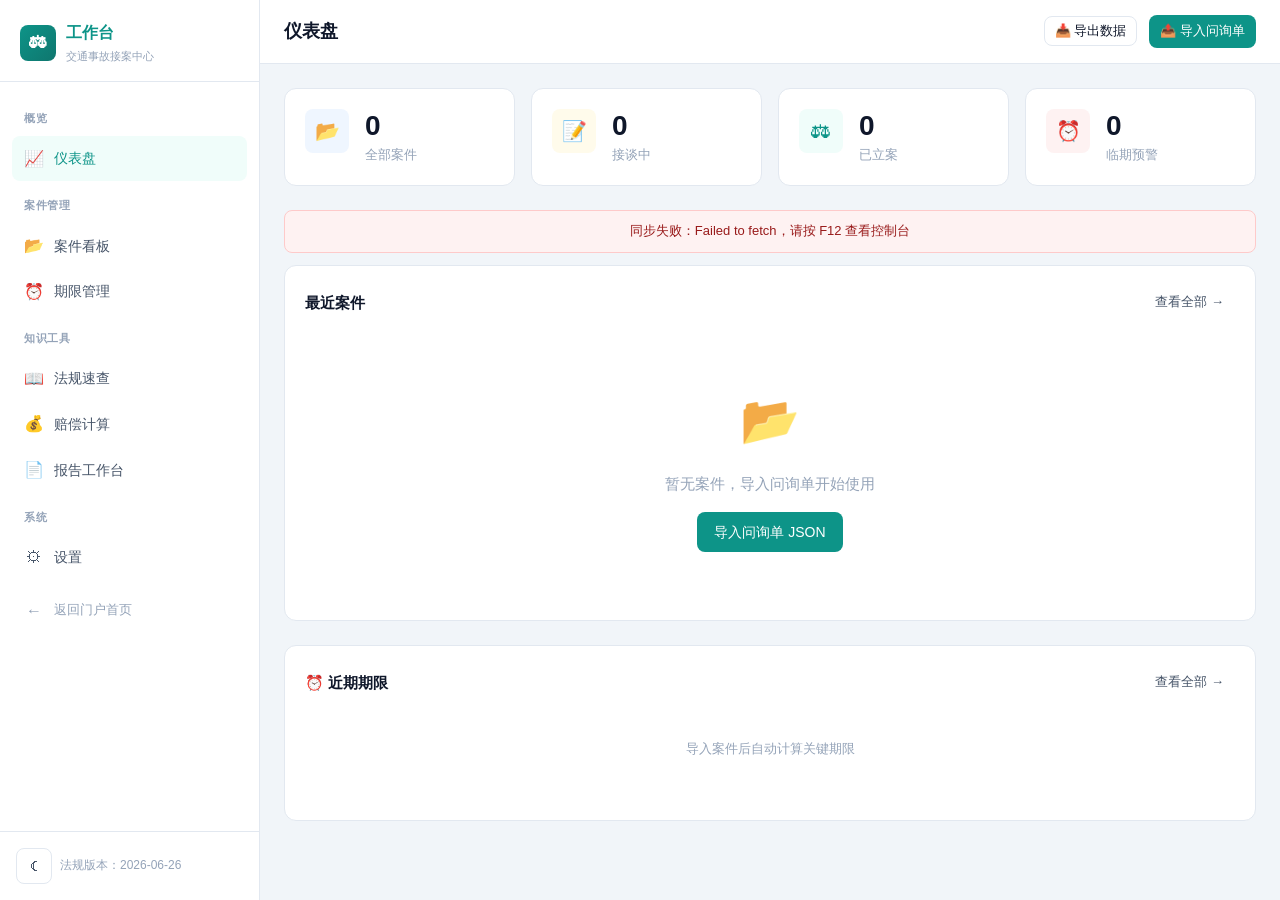
<file: team.html>
<!DOCTYPE html>
<html lang="zh-CN">
<head>
<meta charset="UTF-8">
<meta name="viewport" content="width=device-width, initial-scale=1.0">
<title>团队工作台 — 交通事故接案中心</title>
<link rel="stylesheet" href="css/style.css">
</head>
<body>
<div class="team-layout">

  <!-- ===== Sidebar ===== -->
  <aside class="sidebar" id="sidebar">
    <div class="sidebar-header">
      <div class="logo">
        <div class="logo-icon">&#9878;</div>
        <div>
          <div>工作台</div>
          <div class="logo-sub">交通事故接案中心</div>
        </div>
      </div>
    </div>
    <nav class="sidebar-nav">
      <div class="nav-section">概览</div>
      <a class="nav-item active" href="#/" data-route="/" onclick="navigate(this)">
        <span class="nav-icon">&#128200;</span> 仪表盘
      </a>

      <div class="nav-section">案件管理</div>
      <a class="nav-item" href="#/cases" data-route="/cases" onclick="navigate(this)">
        <span class="nav-icon">&#128194;</span> 案件看板
      </a>
      <a class="nav-item" href="#/deadlines" data-route="/deadlines" onclick="navigate(this)">
        <span class="nav-icon">&#9200;</span> 期限管理
        <span class="nav-badge" id="deadlineBadge" style="display:none">0</span>
      </a>

      <div class="nav-section">知识工具</div>
      <a class="nav-item" href="#/laws" data-route="/laws" onclick="navigate(this)">
        <span class="nav-icon">&#128214;</span> 法规速查
      </a>
      <a class="nav-item" href="#/compensation" data-route="/compensation" onclick="navigate(this)">
        <span class="nav-icon">&#128176;</span> 赔偿计算
      </a>
      <a class="nav-item" href="#/reports" data-route="/reports" onclick="navigate(this)">
        <span class="nav-icon">&#128196;</span> 报告工作台
      </a>

      <div class="nav-section">系统</div>
      <a class="nav-item" href="#/settings" data-route="/settings" onclick="navigate(this)">
        <span class="nav-icon">&#9881;</span> 设置
      </a>
      <a class="nav-item" href="index.html" style="margin-top:8px;color:var(--text-muted);font-size:13px;">
        <span class="nav-icon">&#8592;</span> 返回门户首页
      </a>
    </nav>
    <div class="sidebar-footer">
      <button class="theme-toggle" id="themeToggle" title="切换主题" style="width:36px;height:36px;font-size:16px;">&#9790;</button>
      <span style="font-size:12px;color:var(--text-muted);">法规版本：2026-06-26</span>
    </div>
  </aside>

  <div class="sidebar-overlay" id="sidebarOverlay" onclick="closeSidebar()"></div>

  <!-- ===== Main Content ===== -->
  <div class="main-content">

    <!-- Header -->
    <header class="main-header">
      <button class="mobile-toggle" onclick="toggleSidebar()">&#9776;</button>
      <span class="page-title" id="pageTitle">仪表盘</span>
      <div class="header-actions">
        <button class="btn btn-sm btn-secondary" onclick="exportAllData()" title="导出所有案件数据">&#128229; 导出数据</button>
        <label class="btn btn-sm btn-primary" style="cursor:pointer;" title="导入问询单JSON">
          &#128228; 导入问询单
          <input type="file" accept=".json" multiple style="display:none" onchange="importQuestionnaire(this.files)">
        </label>
      </div>
    </header>

    <!-- ===== Dashboard View ===== -->
    <div class="main-body view active" id="view-dashboard">
      <div class="stat-grid" id="statGrid">
        <div class="stat-card">
          <div class="stat-icon blue">&#128194;</div>
          <div class="stat-info">
            <div class="stat-value" id="statTotal">0</div>
            <div class="stat-label">全部案件</div>
          </div>
        </div>
        <div class="stat-card">
          <div class="stat-icon yellow">&#128221;</div>
          <div class="stat-info">
            <div class="stat-value" id="statIntake">0</div>
            <div class="stat-label">接谈中</div>
          </div>
        </div>
        <div class="stat-card">
          <div class="stat-icon purple">&#9878;</div>
          <div class="stat-info">
            <div class="stat-value" id="statFiling">0</div>
            <div class="stat-label">已立案</div>
          </div>
        </div>
        <div class="stat-card">
          <div class="stat-icon red">&#9200;</div>
          <div class="stat-info">
            <div class="stat-value" id="statUrgent">0</div>
            <div class="stat-label">临期预警</div>
          </div>
        </div>
      </div>

      <!-- API Sync Status -->
      <div id="syncStatus" style="display:none; padding:10px 16px; margin-bottom:12px; border-radius:8px; font-size:13px; text-align:center; transition:all 0.3s;"></div>

      <!-- Recent Cases -->
      <div class="card" style="margin-bottom:24px;">
        <div class="card-header">
          <span class="card-title">最近案件</span>
          <a href="#/cases" class="btn btn-sm btn-ghost" onclick="navigate(document.querySelector('[data-route=/cases]'))">查看全部 &rarr;</a>
        </div>
        <div id="recentCases" class="case-grid">
          <div class="empty-state">
            <div class="empty-icon">&#128194;</div>
            <div class="empty-text">暂无案件，导入问询单开始使用</div>
            <label class="btn btn-primary" style="cursor:pointer;">
              导入问询单 JSON
              <input type="file" accept=".json" style="display:none" onchange="importQuestionnaire(this.files)">
            </label>
          </div>
        </div>
      </div>

      <!-- Upcoming Deadlines -->
      <div class="card">
        <div class="card-header">
          <span class="card-title">&#9200; 近期期限</span>
          <a href="#/deadlines" class="btn btn-sm btn-ghost" onclick="navigate(document.querySelector('[data-route=/deadlines]'))">查看全部 &rarr;</a>
        </div>
        <div id="recentDeadlines" class="deadline-list">
          <div class="empty-state" style="padding:24px;">
            <div class="empty-text" style="font-size:13px;">导入案件后自动计算关键期限</div>
          </div>
        </div>
      </div>
    </div>

    <!-- ===== Cases View ===== -->
    <div class="main-body view" id="view-cases">
      <div style="margin-bottom:16px;">
        <div class="search-input" style="max-width:400px;">
          <span class="search-icon">&#128269;</span>
          <input class="input" type="text" placeholder="搜索案件：姓名、编号、电话、诊断..." id="caseSearch" oninput="searchCases(this.value)">
        </div>
      </div>
      <div class="filter-tabs" id="caseFilters">
        <button class="filter-tab active" onclick="filterCases('all', this)">全部</button>
        <button class="filter-tab" onclick="filterCases('intake', this)">接谈中</button>
        <button class="filter-tab" onclick="filterCases('filing', this)">已立案</button>
        <button class="filter-tab" onclick="filterCases('appraisal', this)">鉴定中</button>
        <button class="filter-tab" onclick="filterCases('trial', this)">庭审中</button>
        <button class="filter-tab" onclick="filterCases('closed', this)">已结案</button>
      </div>
      <div id="caseList" class="case-grid"></div>
    </div>

    <!-- ===== Deadlines View (按案件归集看板) ===== -->
    <div class="main-body view" id="view-deadlines">
      <div style="margin-bottom:16px;display:flex;gap:12px;align-items:center;flex-wrap:wrap;">
        <div class="search-input" style="max-width:320px;">
          <span class="search-icon">&#128269;</span>
          <input class="input" type="text" placeholder="搜索案件名称、编号..." id="deadlineSearch" oninput="filterDeadlineBoard(this.value)">
        </div>
        <div class="filter-tabs" id="deadlineFilters" style="margin-bottom:0;">
          <button class="filter-tab active" onclick="filterDeadlines('all', this)">全部</button>
          <button class="filter-tab" onclick="filterDeadlines('danger', this)">&#128308; 紧急</button>
          <button class="filter-tab" onclick="filterDeadlines('warn', this)">&#128992; 临期</button>
          <button class="filter-tab" onclick="filterDeadlines('safe', this)">&#128994; 安全</button>
        </div>
      </div>
      <div id="deadlineList" class="deadline-board"></div>
    </div>

    <!-- ===== Laws View ===== -->
    <div class="main-body view" id="view-laws">
      <div style="margin-bottom:20px;">
        <div class="search-input" style="max-width:400px;">
          <span class="search-icon">&#128269;</span>
          <input class="input" type="text" placeholder="搜索法规名称、条文、关键词..." id="lawSearch" oninput="searchLaws(this.value)">
        </div>
      </div>
      <div class="filter-tabs" style="margin-bottom:20px;">
        <button class="filter-tab active" onclick="filterLaws('all', this)">全部</button>
        <button class="filter-tab" onclick="filterLaws('法律', this)">法律</button>
        <button class="filter-tab" onclick="filterLaws('司法解释', this)">司法解释</button>
        <button class="filter-tab" onclick="filterLaws('行政法规', this)">行政法规</button>
        <button class="filter-tab" onclick="filterLaws('赔偿标准', this)">赔偿标准</button>
        <button class="filter-tab" onclick="filterLaws('裁判观点', this)">裁判观点</button>
        <button class="filter-tab" onclick="filterLaws('证据清单', this)">&#128203; 证据清单</button>
        <button class="filter-tab" onclick="filterLaws('法律关系', this)">&#128279; 法律关系</button>
        <button class="filter-tab" onclick="filterLaws('诉讼策略', this)">&#9878; 诉讼策略</button>
        <button class="filter-tab" onclick="filterLaws('庭审要点', this)">&#128221; 庭审要点</button>
      </div>
      <div id="lawList"></div>
    </div>

    <!-- ===== Compensation Calculator View ===== -->
    <div class="main-body view" id="view-compensation">
      <div class="card" style="margin-bottom:24px;">
        <div class="card-title" style="margin-bottom:16px;">赔偿项目速查</div>
        <div class="table-wrapper">
          <table class="table" id="compTable">
            <thead>
              <tr><th>序号</th><th>赔偿项目</th><th>计算公式</th><th>说明</th></tr>
            </thead>
            <tbody></tbody>
          </table>
        </div>
      </div>

      <div class="card" style="margin-bottom:24px;">
        <div class="card-title" style="margin-bottom:16px;">诉讼费速算</div>
        <div class="table-wrapper">
          <table class="table">
            <thead><tr><th>标的金额区间</th><th>速算公式</th></tr></thead>
            <tbody id="feeTable"></tbody>
          </table>
        </div>
        <div style="margin-top:16px;display:flex;gap:12px;align-items:end;">
          <div style="flex:1;">
            <label style="font-size:13px;color:var(--text-muted);display:block;margin-bottom:4px;">输入标的金额（元）</label>
            <input class="input" type="number" id="feeInput" placeholder="例：500000" oninput="calcCourtFee(this.value)">
          </div>
          <div style="min-width:160px;padding:8px 16px;background:var(--primary-light);border-radius:var(--radius);font-size:18px;font-weight:700;color:var(--primary);" id="feeResult">—</div>
        </div>
      </div>

      <div class="card">
        <div class="card-title" style="margin-bottom:16px;">辽宁省赔偿标准（2025年度）</div>
        <div id="compStandards"></div>
        <div style="margin-top:12px;font-size:12px;color:var(--text-muted);">
          数据来源：辽宁省统计局 &middot; 自2020年1月1日起城乡统一标准
        </div>
      </div>
    </div>

    <!-- ===== Reports View ===== -->
    <div class="main-body view" id="view-reports">
      <div style="display:grid;grid-template-columns:1fr 1fr;gap:24px;">
        <div class="card">
          <div class="card-title" style="margin-bottom:16px;">&#128196; 生成接谈报告</div>
          <p style="font-size:14px;color:var(--text-secondary);margin-bottom:16px;">
            选择已导入的案件，基于问询数据生成结构化接谈分析报告。
          </p>
          <div style="margin-bottom:16px;">
            <label style="font-size:13px;color:var(--text-muted);display:block;margin-bottom:4px;">选择案件</label>
            <select class="select" id="reportCaseSelect">
              <option value="">— 请选择案件 —</option>
            </select>
          </div>
          <button class="btn btn-primary" onclick="generateReport('interview')">生成接谈分析报告</button>
        </div>
        <div class="card">
          <div class="card-title" style="margin-bottom:16px;">&#128218; 生成立案指引</div>
          <p style="font-size:14px;color:var(--text-secondary);margin-bottom:16px;">
            选择已导入的案件，核查证据完整性并输出立案准备指引。
          </p>
          <div style="margin-bottom:16px;">
            <label style="font-size:13px;color:var(--text-muted);display:block;margin-bottom:4px;">选择案件</label>
            <select class="select" id="filingCaseSelect">
              <option value="">— 请选择案件 —</option>
            </select>
          </div>
          <button class="btn btn-primary" onclick="generateReport('filing')">生成立案准备指引</button>
        </div>
      </div>

      <div class="card" style="margin-top:24px;">
        <div class="card-title" style="margin-bottom:16px;">报告输出区</div>
        <div id="reportOutput">
          <div class="empty-state" style="padding:32px;">
            <div class="empty-icon">&#128196;</div>
            <div class="empty-text">选择案件并点击生成按钮，报告将在此处显示</div>
            <div style="font-size:13px;color:var(--text-muted);margin-top:8px;">
              提示：完整的报告生成需要 QoderWork 后端支持。此处可预览模板结构并导出数据供 QoderWork 处理。
            </div>
          </div>
        </div>
      </div>
    </div>

    <!-- ===== Settings View ===== -->
    <div class="main-body view" id="view-settings">
      <div class="card" style="margin-bottom:24px;">
        <div class="card-title" style="margin-bottom:16px;">数据管理</div>
        <p style="font-size:14px;color:var(--text-secondary);margin-bottom:16px;">
          所有案件数据存储在浏览器本地。支持导入/导出 JSON 格式。
        </p>
        <div style="display:flex;gap:12px;flex-wrap:wrap;">
          <button class="btn btn-secondary" onclick="exportAllData()">&#128229; 导出全部案件（JSON）</button>
          <label class="btn btn-secondary" style="cursor:pointer;">
            &#128228; 导入问询单 JSON
            <input type="file" accept=".json" multiple style="display:none" onchange="importQuestionnaire(this.files)">
          </label>
          <button class="btn btn-danger" onclick="clearAllData()">&#128465; 清空全部数据</button>
        </div>
      </div>

      <div class="card" style="margin-bottom:24px;">
        <div class="card-title" style="margin-bottom:16px;">团队信息配置</div>
        <div style="display:grid;grid-template-columns:1fr 1fr;gap:16px;">
          <div>
            <label style="font-size:13px;color:var(--text-muted);display:block;margin-bottom:4px;">律所名称</label>
            <input class="input" type="text" id="cfgFirmName" placeholder="例：辽宁XX律师事务所">
          </div>
          <div>
            <label style="font-size:13px;color:var(--text-muted);display:block;margin-bottom:4px;">团队名称</label>
            <input class="input" type="text" id="cfgTeamName" placeholder="例：滕丹丹侵权事务团队">
          </div>
          <div>
            <label style="font-size:13px;color:var(--text-muted);display:block;margin-bottom:4px;">联络人</label>
            <input class="input" type="text" id="cfgContact" placeholder="例：李助理">
          </div>
          <div>
            <label style="font-size:13px;color:var(--text-muted);display:block;margin-bottom:4px;">联系电话/微信</label>
            <input class="input" type="text" id="cfgPhone" placeholder="例：13800138000">
          </div>
        </div>
        <button class="btn btn-primary" style="margin-top:16px;" onclick="saveTeamConfig()">保存配置</button>
      </div>

      <div class="card">
        <div class="card-title" style="margin-bottom:16px;">关于</div>
        <div style="font-size:14px;color:var(--text-secondary);line-height:1.8;">
          <p>交通事故接案中心 — 团队工作台 v1.0</p>
          <p>技能版本：traffic-accident-intake</p>
          <p>法律依据版本：2026-06-26</p>
          <p>部署方式：Cloudflare Pages 静态站点</p>
        </div>
      </div>
    </div>

  </div>
</div>

<!-- Case Detail Modal -->
<div id="caseDetailModal" style="display:none;position:fixed;top:0;left:0;right:0;bottom:0;z-index:1000;">
  <div onclick="closeCaseDetail()" style="position:absolute;top:0;left:0;right:0;bottom:0;background:rgba(0,0,0,0.5);"></div>
  <div style="position:absolute;top:50%;left:50%;transform:translate(-50%,-50%);background:var(--surface);border-radius:12px;width:90%;max-width:720px;max-height:85vh;overflow-y:auto;box-shadow:0 20px 60px rgba(0,0,0,0.3);">
    <div style="display:flex;justify-content:space-between;align-items:center;padding:20px 24px;border-bottom:1px solid var(--border);position:sticky;top:0;background:var(--surface);z-index:1;border-radius:12px 12px 0 0;">
      <h3 id="caseDetailTitle" style="font-size:18px;font-weight:600;margin:0;">案件详情</h3>
      <div style="display:flex;gap:8px;align-items:center;">
        <button class="btn btn-sm btn-ghost" onclick="printCaseDetail()" id="casePrintBtn" title="打印案件详情">&#128424; 打印</button>
        <button class="btn btn-sm btn-ghost" onclick="toggleCaseEdit()" id="caseEditToggle" title="编辑">&#9998; 编辑</button>
        <button class="btn btn-sm btn-ghost" onclick="closeCaseDetail()" style="font-size:18px;">&times;</button>
      </div>
    </div>
    <div id="caseDetailContent" style="padding:24px;"></div>
    <div id="caseEditPanel" style="display:none;padding:24px;border-top:1px solid var(--border);">
      <h4 style="font-size:15px;font-weight:600;margin-bottom:16px;">补充/修改案件信息</h4>
      <div id="caseEditForm"></div>
      <div style="margin-top:16px;">
        <div style="display:flex;justify-content:space-between;align-items:center;margin-bottom:12px;">
          <h4 style="font-size:15px;font-weight:600;margin:0;">添加跟进记录</h4>
        </div>
        <div id="noteFormFields">
          <div class="form-row" style="display:grid;grid-template-columns:1fr 1fr;gap:12px;margin-bottom:12px;">
            <div class="form-group" style="margin:0;"><label style="font-size:13px;font-weight:600;display:block;margin-bottom:4px;">事件</label><input type="text" id="noteEvent" placeholder="例：面谈 / 电话沟通 / 补充证据 / 对方联系…" style="width:100%;padding:8px 10px;border:1px solid var(--border);border-radius:6px;font-size:14px;background:var(--bg);color:var(--text-primary);"></div>
            <div class="form-group" style="margin:0;"><label style="font-size:13px;font-weight:600;display:block;margin-bottom:4px;">发生时间</label><input type="datetime-local" id="noteOccurTime" style="width:100%;padding:8px 10px;border:1px solid var(--border);border-radius:6px;font-size:14px;background:var(--bg);color:var(--text-primary);"></div>
          </div>
          <div class="form-group" style="margin-bottom:12px;"><label style="font-size:13px;font-weight:600;display:block;margin-bottom:4px;">详情</label><textarea id="noteDetails" placeholder="记录面谈内容、通话要点、新情况等…" style="width:100%;min-height:80px;padding:10px;border:1px solid var(--border);border-radius:8px;font-family:inherit;font-size:14px;resize:vertical;background:var(--bg);color:var(--text-primary);"></textarea></div>
          <div class="form-group" style="margin-bottom:12px;"><label style="font-size:13px;font-weight:600;display:block;margin-bottom:4px;">下一步待办</label><input type="text" id="noteNextTodo" placeholder="例：准备起诉状 / 联系对方保险 / 等待鉴定结果…" style="width:100%;padding:8px 10px;border:1px solid var(--border);border-radius:6px;font-size:14px;background:var(--bg);color:var(--text-primary);"></div>
        </div>
        <div style="display:flex;gap:8px;margin-top:12px;">
          <button class="btn btn-primary" onclick="saveCaseEdit()">保存修改</button>
          <button class="btn btn-ghost" onclick="toggleCaseEdit()">取消</button>
        </div>
      </div>
    </div>
  </div>
</div>

<!-- Deadline Verification Popover Container -->
<div id="deadlineVerifyPopover" style="display:none;"></div>

<script src="js/data.js"></script>
<script src="js/app.js"></script>
</body>
</html>
</file>
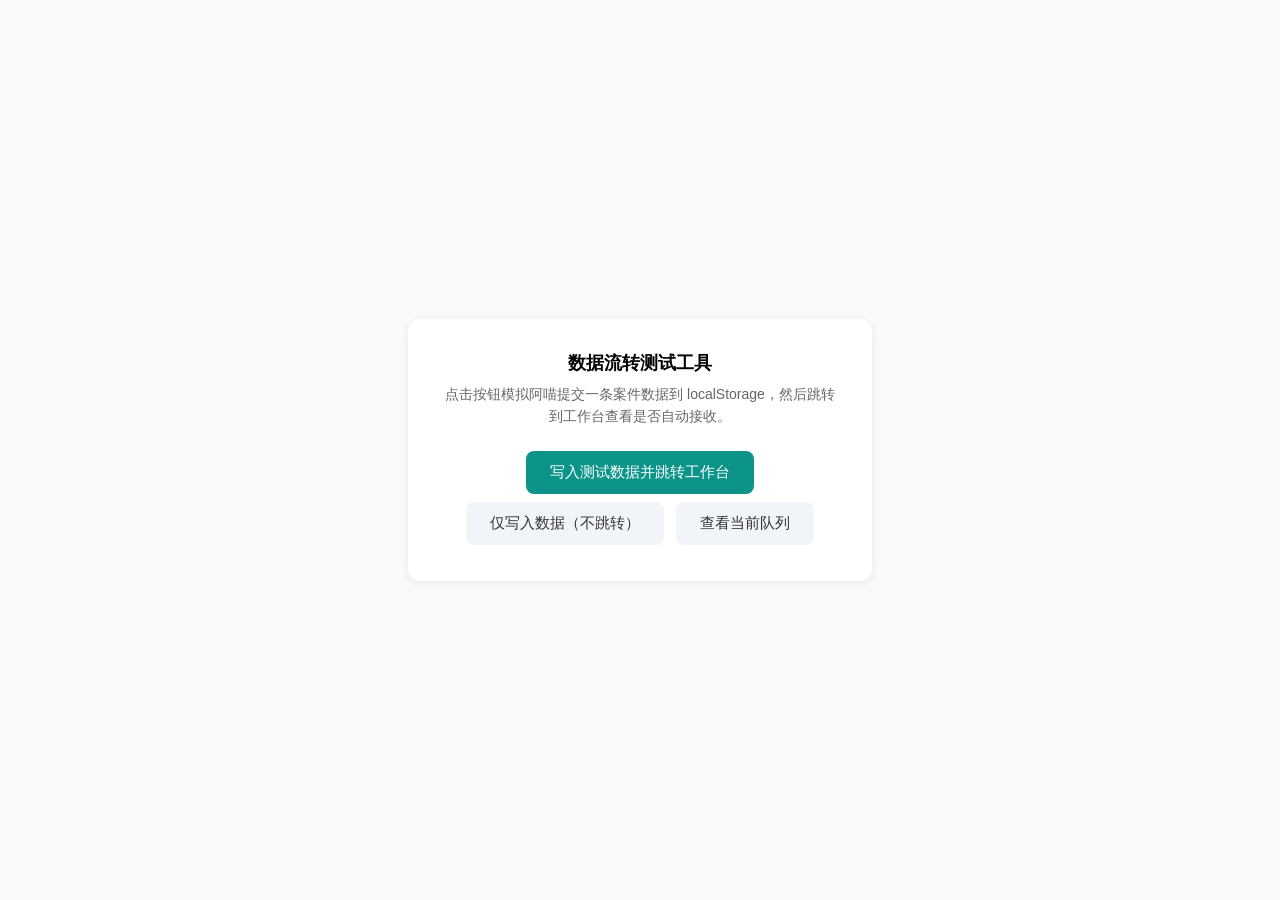
<file: test-flow.html>
<!DOCTYPE html>
<html lang="zh-CN">
<head>
<meta charset="UTF-8">
<title>数据流转测试</title>
<style>
body { font-family: -apple-system, sans-serif; display: flex; align-items: center; justify-content: center; height: 100vh; margin: 0; background: #f8fafc; }
.card { background: #fff; border-radius: 12px; padding: 32px; box-shadow: 0 2px 8px rgba(0,0,0,0.08); max-width: 400px; text-align: center; }
h2 { margin: 0 0 8px; font-size: 18px; }
p { color: #666; font-size: 14px; margin: 0 0 20px; line-height: 1.6; }
button { padding: 12px 24px; border: none; border-radius: 8px; font-size: 15px; cursor: pointer; margin: 4px; }
.primary { background: #0d9488; color: #fff; }
.secondary { background: #f1f5f9; color: #333; }
.result { margin-top: 16px; padding: 12px; border-radius: 8px; font-size: 13px; display: none; }
.success { background: #ecfdf5; color: #059669; border: 1px solid #a7f3d0; }
</style>
</head>
<body>
<div class="card">
  <h2>数据流转测试工具</h2>
  <p>点击按钮模拟阿喵提交一条案件数据到 localStorage，然后跳转到工作台查看是否自动接收。</p>
  <button class="primary" onclick="injectAndGo()">写入测试数据并跳转工作台</button>
  <br>
  <button class="secondary" onclick="justInject()">仅写入数据（不跳转）</button>
  <button class="secondary" onclick="checkQueue()">查看当前队列</button>
  <div id="result" class="result"></div>
</div>
<script>
function makeTestData(name) {
  var now = new Date();
  var rand = Math.random().toString(36).substr(2,6).toUpperCase();
  return {
    _meta: {
      case_id: 'TA-' + now.getFullYear() +
        String(now.getMonth()+1).padStart(2,'0') + String(now.getDate()).padStart(2,'0') +
        String(now.getHours()).padStart(2,'0') + String(now.getMinutes()).padStart(2,'0') +
        String(now.getSeconds()).padStart(2,'0') + '-' + rand,
      form_version: '2.3-chatbot',
      submit_time: now.toISOString(),
      skill: 'traffic-accident-intake',
      source: 'chatbot-test'
    },
    sections: {
      basic_info: { name: name || '张三（测试）', gender: '男', birthdate: '1985-03-15', phone: '13800138000', address: '沈阳市和平区南京街100号', occupation: '工程师' },
      accident: { date: '2026-07-01', time: '14:30', location: '沈阳市和平区南京街与中山路交叉口', weather: '晴', accident_type: '追尾', liability: '对方全责', reported: '是' },
      injury_persons: [{ type: '本人', person_type: '受伤', name: name || '张三', injury_part: '颈椎', hospital: '中国医科大学附属第一医院', first_visit_date: '2026-07-01', diagnosis: '颈椎间盘突出伴神经根压迫', hospitalized: '是', hosp_start: '2026-07-01', hosp_end: '2026-07-10', hosp_days: '9', surgery: '否', disability_assessed: '未做' }],
      nursing: { dependency: '需要', count: '1' },
      insurance: { own_types: ['交强险','商业三者险'], opposite_types: ['交强险'] },
      property: { vehicle_type: '轿车', drivable: '能', vehicle_damage: '15000' },
      criminal: { risks: [] },
      demands: { main: ['医疗费','误工费','护理费','交通费'] },
      litigation: { status: '尚未起诉' },
      materials: { checklist: ['事故认定书','病历','诊断证明','医疗费票据'] }
    }
  };
}

function inject() {
  var data = makeTestData();
  var queue = JSON.parse(localStorage.getItem('ta-pending-intake') || '[]');
  queue.push(data);
  localStorage.setItem('ta-pending-intake', JSON.stringify(queue));
  return data;
}

function showResult(msg) {
  var el = document.getElementById('result');
  el.className = 'result success';
  el.style.display = 'block';
  el.textContent = msg;
}

function injectAndGo() {
  var data = inject();
  showResult('已写入测试数据（案件ID: ' + data._meta.case_id + '），正在跳转工作台...');
  setTimeout(function() { location.href = 'team.html'; }, 1000);
}

function justInject() {
  var data = inject();
  showResult('已写入测试数据（案件ID: ' + data._meta.case_id + '）。现在打开工作台页面即可看到自动导入。');
}

function checkQueue() {
  var raw = localStorage.getItem('ta-pending-intake');
  if (!raw) { showResult('当前队列为空（无待导入数据）'); return; }
  try {
    var q = JSON.parse(raw);
    showResult('当前队列中有 ' + q.length + ' 条待导入数据');
  } catch(e) { showResult('队列数据格式异常'); }
}
</script>
</body>
</html>
</file>
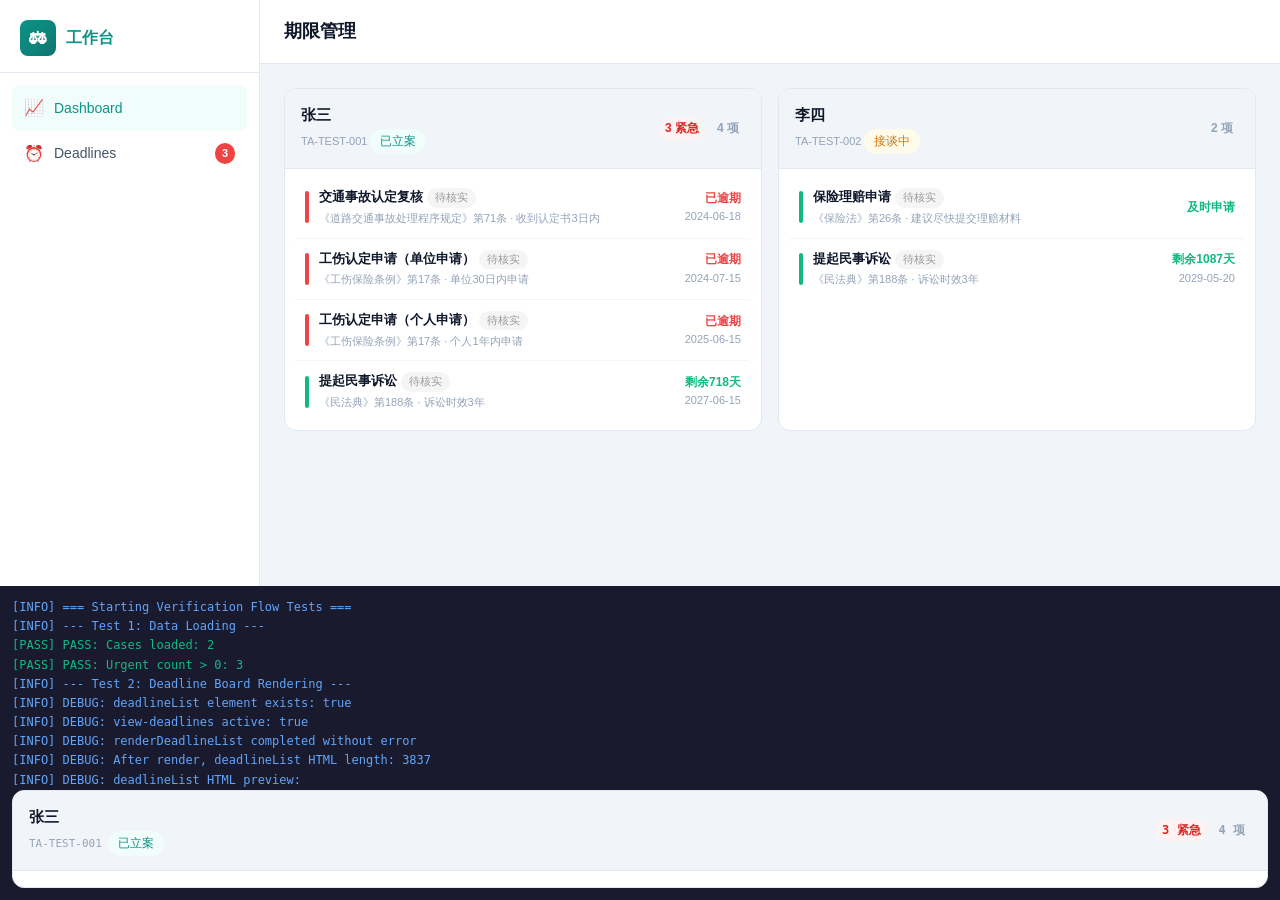
<file: test-verification.html>
<!DOCTYPE html>
<html lang="zh-CN">
<head>
<meta charset="UTF-8">
<meta name="viewport" content="width=device-width, initial-scale=1.0">
<title>Verification Flow Test</title>
<link rel="stylesheet" href="css/style.css">
<style>
  .test-log { position:fixed; bottom:0; left:0; right:0; max-height:40vh; overflow-y:auto;
    background:#1a1a2e; color:#0f0; font-family:monospace; font-size:12px; padding:12px; z-index:9999; }
  .test-log .pass { color:#10b981; }
  .test-log .fail { color:#ef4444; }
  .test-log .info { color:#60a5fa; }
</style>
</head>
<body>

<!-- Minimal DOM structure that app.js expects -->
<div class="team-layout">
  <aside class="sidebar" id="sidebar">
    <div class="sidebar-header"><div class="logo"><div class="logo-icon">&#9878;</div><div><div>工作台</div></div></div></div>
    <nav class="sidebar-nav">
      <a class="nav-item active" href="#/" data-route="/" onclick="navigate(this)"><span class="nav-icon">&#128200;</span> Dashboard</a>
      <a class="nav-item" href="#/deadlines" data-route="/deadlines" onclick="navigate(this)"><span class="nav-icon">&#9200;</span> Deadlines <span class="nav-badge" id="deadlineBadge" style="display:none">0</span></a>
    </nav>
  </aside>
  <div class="sidebar-overlay" id="sidebarOverlay"></div>
  <div class="main-content">
    <header class="main-header">
      <span class="page-title" id="pageTitle">Test</span>
    </header>
    <div class="main-body view active" id="view-dashboard">
      <div class="stat-grid" id="statGrid">
        <div class="stat-card"><div class="stat-info"><div class="stat-value" id="statTotal">0</div><div class="stat-label">Total</div></div></div>
        <div class="stat-card"><div class="stat-info"><div class="stat-value" id="statIntake">0</div><div class="stat-label">Intake</div></div></div>
        <div class="stat-card"><div class="stat-info"><div class="stat-value" id="statFiling">0</div><div class="stat-label">Filing</div></div></div>
        <div class="stat-card"><div class="stat-info"><div class="stat-value" id="statUrgent">0</div><div class="stat-label">Urgent</div></div></div>
      </div>
      <div id="recentCases"></div>
      <div id="recentDeadlines"></div>
    </div>
    <div class="main-body view" id="view-deadlines">
      <div id="deadlineList" class="deadline-board"></div>
    </div>
  </div>
</div>

<!-- Case Detail Modal -->
<div id="caseDetailModal" style="display:none;position:fixed;top:0;left:0;right:0;bottom:0;z-index:1000;">
  <div onclick="closeCaseDetail()" style="position:absolute;top:0;left:0;right:0;bottom:0;background:rgba(0,0,0,0.5);"></div>
  <div style="position:absolute;top:50%;left:50%;transform:translate(-50%,-50%);background:var(--surface);border-radius:12px;width:90%;max-width:720px;max-height:85vh;overflow-y:auto;">
    <div style="padding:20px 24px;border-bottom:1px solid var(--border);">
      <h3 id="caseDetailTitle" style="font-size:18px;font-weight:600;margin:0;">Case Detail</h3>
      <button onclick="closeCaseDetail()" style="position:absolute;top:16px;right:16px;background:none;border:none;font-size:20px;cursor:pointer;">&times;</button>
    </div>
    <div id="caseDetailContent" style="padding:24px;"></div>
  </div>
</div>

<!-- Deadline Verification Popover -->
<div id="deadlineVerifyPopover" style="display:none;"></div>

<!-- Test Log -->
<div class="test-log" id="testLog"></div>

<!-- Patch API before app.js loads -->
<script>
  // Disable API to prevent real data from overwriting test data
  window.__TEST_MODE__ = true;
</script>

<script src="js/data.js"></script>
<script>
// Override API_ENABLED before app.js IIFE runs
// We need to patch the module — since it's an IIFE we can't directly,
// so we seed localStorage with test data and the app will load it.
// The API fetch is async so it won't block, but we need to prevent merge.
// Solution: clear any existing data and set test data, then let app.js load it.
// The API_ENABLED flag is inside the IIFE, so we patch it by redefining fetch.
var _origFetch = window.fetch;
window.fetch = function(url) {
  if (url && url.toString().indexOf('ta-intake-api') >= 0) {
    return Promise.resolve({ ok: true, json: function() { return Promise.resolve([]); } });
  }
  return _origFetch.apply(this, arguments);
};

// Seed test data into localStorage
var testCases = [
  {
    id: 'TA-TEST-001',
    importTime: '2026-06-01T10:00:00Z',
    status: 'filing',
    source: {},
    basicInfo: { name: '张三', phone: '13800001111', gender: '男', birthdate: '1985-03-15' },
    accident: { date: '2024-06-15', location: '沈阳市和平区', liability: '对方全责', type: '机动车与行人' },
    injury: {},
    injury_persons: [{ person_type: '受伤', name: '张三', age: 39, diagnosis: '左腿骨折', hospital: '沈阳医大一院' }],
    nursing: {},
    insurance: { insurer: '中国人保' },
    deadlines: [
      { item: '工伤认定申请（单位申请）', legal_basis: '《工伤保险条例》第17条', deadline: '2024-07-15', remaining: '已逾期', urgent: true, note: '单位30日内申请' },
      { item: '工伤认定申请（个人申请）', legal_basis: '《工伤保险条例》第17条', deadline: '2025-06-15', remaining: '已逾期', urgent: true, note: '个人1年内申请' },
      { item: '提起民事诉讼', legal_basis: '《民法典》第188条', deadline: '2027-06-15', remaining: '剩余718天', urgent: false, note: '诉讼时效3年' },
      { item: '交通事故认定复核', legal_basis: '《道路交通事故处理程序规定》第71条', deadline: '2024-06-18', remaining: '已逾期', urgent: true, note: '收到认定书3日内' }
    ],
    demands: {}, litigation: {}, materials: {},
    team: { market_contact: '李助理', consulting_lawyer: '王律师', filing_lawyer: '', representing_lawyer: '赵律师' },
    appraisal: { disability_appraisal_status: '申请', disability_level: '九级', disability_date: '2025-01-10', disability_institution: '沈阳鉴定中心', nursing_appraisal_status: '', three_periods: '', three_periods_date: '', three_periods_institution: '', appraisal_notes: '' },
    fees: { agency_fee: '15000', settlement_status: '部分支付', settlement_notes: '' },
    notes: []
  },
  {
    id: 'TA-TEST-002',
    importTime: '2026-06-10T10:00:00Z',
    status: 'intake',
    source: {},
    basicInfo: { name: '李四', phone: '13900002222', gender: '女', birthdate: '1990-08-20' },
    accident: { date: '2026-05-20', location: '大连市中山区', liability: '同等责任', type: '机动车与机动车' },
    injury: {},
    injury_persons: [{ person_type: '受伤', name: '李四', age: 35, diagnosis: '颈椎间盘突出', hospital: '大连中心医院' }],
    nursing: {},
    insurance: {},
    deadlines: [
      { item: '提起民事诉讼', legal_basis: '《民法典》第188条', deadline: '2029-05-20', remaining: '剩余1087天', urgent: false, note: '诉讼时效3年' },
      { item: '保险理赔申请', legal_basis: '《保险法》第26条', deadline: '', remaining: '及时申请', urgent: false, note: '建议尽快提交理赔材料' }
    ],
    demands: {}, litigation: {}, materials: {},
    team: {}, appraisal: { disability_appraisal_status: '', nursing_appraisal_status: '' },
    fees: {}, notes: []
  }
];
localStorage.setItem('ta-cases', JSON.stringify(testCases));
</script>
<script src="js/app.js"></script>
<script>
// ===== Test Harness =====
var testLog = document.getElementById('testLog');
var testResults = { pass: 0, fail: 0 };

function log(msg, type) {
  var cls = type === 'pass' ? 'pass' : type === 'fail' ? 'fail' : 'info';
  testLog.innerHTML += '<div class="' + cls + '">[' + (type||'info').toUpperCase() + '] ' + msg + '</div>';
  testLog.scrollTop = testLog.scrollHeight;
}

function assert(condition, msg) {
  if (condition) { testResults.pass++; log('PASS: ' + msg, 'pass'); }
  else { testResults.fail++; log('FAIL: ' + msg, 'fail'); }
}

function waitForView(viewId, callback) {
  var check = setInterval(function() {
    var view = document.getElementById(viewId);
    if (view && view.classList.contains('active')) {
      clearInterval(check);
      callback();
    }
  }, 100);
  setTimeout(function() { clearInterval(check); callback(); }, 2000);
}

// Run tests after app init
setTimeout(function() {
  log('=== Starting Verification Flow Tests ===', 'info');

  // Test 1: Check cases loaded
  log('--- Test 1: Data Loading ---', 'info');
  var statTotal = document.getElementById('statTotal');
  assert(statTotal && statTotal.textContent === '2', 'Cases loaded: ' + (statTotal ? statTotal.textContent : 'N/A'));

  var statUrgent = document.getElementById('statUrgent');
  assert(statUrgent && parseInt(statUrgent.textContent) > 0, 'Urgent count > 0: ' + (statUrgent ? statUrgent.textContent : 'N/A'));

  // Test 2: Directly switch to deadlines view (bypass hash routing)
  log('--- Test 2: Deadline Board Rendering ---', 'info');
  // Manually switch views
  document.querySelectorAll('.view').forEach(function(v) { v.classList.remove('active'); });
  document.getElementById('view-deadlines').classList.add('active');
  document.getElementById('pageTitle').textContent = '期限管理';
  // Directly call render
  log('DEBUG: deadlineList element exists: ' + (document.getElementById('deadlineList') !== null), 'info');
  log('DEBUG: view-deadlines active: ' + document.getElementById('view-deadlines').classList.contains('active'), 'info');
  try {
    renderDeadlineList();
    log('DEBUG: renderDeadlineList completed without error', 'info');
  } catch(e) {
    log('DEBUG: renderDeadlineList ERROR: ' + e.message + ' at ' + e.stack, 'fail');
  }
  log('DEBUG: After render, deadlineList HTML length: ' + document.getElementById('deadlineList').innerHTML.length, 'info');
  if (document.getElementById('deadlineList').innerHTML.length > 0) {
    log('DEBUG: deadlineList HTML preview: ' + document.getElementById('deadlineList').innerHTML.substring(0, 500), 'info');
  }

  setTimeout(function() {
    var dlList = document.getElementById('deadlineList');
    var boardItems = dlList.querySelectorAll('.deadline-board-item.dv-clickable');
    assert(boardItems.length > 0, 'Clickable deadline items rendered: ' + boardItems.length);

    var badges = dlList.querySelectorAll('.dv-badge');
    assert(badges.length > 0, 'Verification badges rendered: ' + badges.length);

    if (boardItems.length === 0) {
      log('Board HTML preview: ' + dlList.innerHTML.substring(0, 200), 'info');
    }

      // Test 3: Click a deadline item to open popover
      log('--- Test 3: Popover Open (Flow A - 提起民事诉讼) ---', 'info');
      var litigationItem = null;
      boardItems.forEach(function(item) {
        if (item.getAttribute('data-dv-item') && item.getAttribute('data-dv-item').indexOf('民事诉讼') >= 0) {
          litigationItem = item;
        }
      });

      if (litigationItem) {
        litigationItem.click();
        setTimeout(function() {
          var popover = document.getElementById('deadlineVerifyPopover');
          var isVisible = popover.style.display === 'block';
          assert(isVisible, 'Popover opened for 提起民事诉讼');

          var dateInput = document.getElementById('dvActualDate');
          assert(dateInput !== null, 'Date input present in popover');

          // Test 4: Submit a safe date
          log('--- Test 4: Verify Safe Date ---', 'info');
          if (dateInput) {
            dateInput.value = '2026-06-01';
            handleVerifySubmit('TA-TEST-001', 2);
            setTimeout(function() {
              var popover2 = document.getElementById('deadlineVerifyPopover');
              var hasSafeResult = popover2.innerHTML.indexOf('dv-result-safe') >= 0;
              assert(hasSafeResult, 'Safe result displayed after verification');

              var hasVerifiedBadge = popover2.innerHTML.indexOf('dv-badge-safe') >= 0;
              assert(hasVerifiedBadge, 'Verified badge shown');

              // Test 5: Close popover and check board update
              log('--- Test 5: Board Update After Verification ---', 'info');
              hideVerifyPopover();
              setTimeout(function() {
                var updatedItems = document.querySelectorAll('.deadline-board-item.dv-verified-safe');
                assert(updatedItems.length > 0, 'Board shows verified-safe item');

                // Test 6: Reset
                log('--- Test 6: Reset Verification ---', 'info');
                resetVerify('TA-TEST-001', 2);
                setTimeout(function() {
                  var popover3 = document.getElementById('deadlineVerifyPopover');
                  var hasDateInput = popover3.innerHTML.indexOf('dvActualDate') >= 0;
                  assert(hasDateInput, 'Reset shows date input form again');

                  hideVerifyPopover();
                  setTimeout(function() {
                    // Test 7: Overdue flow
                    log('--- Test 7: Verify Overdue Date ---', 'info');
                    showVerifyPopover('TA-TEST-001', 3);
                    setTimeout(function() {
                      var dateInput2 = document.getElementById('dvActualDate');
                      if (dateInput2) {
                        dateInput2.value = '2024-07-15';
                        handleVerifySubmit('TA-TEST-001', 3);
                        setTimeout(function() {
                          var popover4 = document.getElementById('deadlineVerifyPopover');
                          var hasOverdueResult = popover4.innerHTML.indexOf('dv-result-overdue') >= 0;
                          assert(hasOverdueResult, 'Overdue result displayed');

                          var hasTolling = popover4.innerHTML.indexOf('dvTollingSuspension') >= 0;
                          assert(hasTolling, 'Tolling checkboxes shown for overdue');

                          // Test 8: Tolling mitigation
                          log('--- Test 8: Tolling Mitigation ---', 'info');
                          var suspCheckbox = document.getElementById('dvTollingSuspension');
                          if (suspCheckbox) {
                            suspCheckbox.checked = true;
                            handleTollingSubmit('TA-TEST-001', 3);
                            setTimeout(function() {
                              var tollingItems = document.querySelectorAll('.deadline-board-item.dv-verified-resolved');
                              assert(tollingItems.length > 0, 'Tolling item shows as resolved');

                              // Test 9: Work injury cascade
                              log('--- Test 9: Work Injury Cascade (Flow B) ---', 'info');
                              showVerifyPopover('TA-TEST-001', 0);
                              setTimeout(function() {
                                var popover5 = document.getElementById('deadlineVerifyPopover');
                                var hasCascade = popover5.innerHTML.indexOf('dvCascade') >= 0;
                                assert(hasCascade, 'Cascade options shown for work injury unit deadline');

                                var hasRadio = popover5.innerHTML.indexOf('personal_applied') >= 0;
                                assert(hasRadio, 'Radio options for personal_applied/personal_submitted');

                                var radio = document.querySelector('input[name="dvCascade"][value="personal_applied"]');
                                if (radio) {
                                  radio.checked = true;
                                  handleCascadeResolve('TA-TEST-001', 0);
                                  setTimeout(function() {
                                    var resolvedItems = document.querySelectorAll('.deadline-board-item.dv-verified-resolved');
                                    assert(resolvedItems.length >= 2, 'Both unit and personal deadlines resolved (cascade): ' + resolvedItems.length);

                                    // Test 10: Accident review accept (Flow C)
                                    log('--- Test 10: Accident Review Accept (Flow C) ---', 'info');
                                    // Reset test case 1 deadline index 3 (交通事故认定复核) first
                                    resetVerify('TA-TEST-001', 3);
                                    setTimeout(function() {
                                      hideVerifyPopover();
                                      setTimeout(function() {
                                        showVerifyPopover('TA-TEST-001', 3);
                                        setTimeout(function() {
                                          var popover6 = document.getElementById('deadlineVerifyPopover');
                                          var hasAccidentForm = popover6.innerHTML.indexOf('认可认定结果') >= 0;
                                          assert(hasAccidentForm, 'Accident review form shown with accept button');

                                          handleAccidentReviewConfirm('TA-TEST-001', 3);
                                          setTimeout(function() {
                                            var cases = JSON.parse(localStorage.getItem('ta-cases') || '[]');
                                            var tc1 = cases.find(function(x) { return x.id === 'TA-TEST-001'; });
                                            var dl3 = tc1 && tc1.deadlines ? tc1.deadlines[3] : null;
                                            var isResolved = dl3 && dl3.verification && dl3.verification.status === 'resolved' && dl3.verification.resolution === 'accepted';
                                            assert(isResolved, 'Accident review deadline marked as resolved with accepted resolution');

                                            // Test 11: Case detail
                                            log('--- Test 11: Case Detail Verification Display ---', 'info');
                                            openCaseDetail('TA-TEST-001');
                                            setTimeout(function() {
                                              var detailContent = document.getElementById('caseDetailContent');
                                              var hasDeadlineBoard = detailContent.innerHTML.indexOf('期限看板') >= 0;
                                              assert(hasDeadlineBoard, 'Case detail shows deadline board');

                                              var hasVerifyBadges = detailContent.innerHTML.indexOf('dv-badge') >= 0;
                                              assert(hasVerifyBadges, 'Case detail shows verification badges');

                                              var hasClickable = detailContent.innerHTML.indexOf('showVerifyPopover') >= 0;
                                              assert(hasClickable, 'Case detail deadline items are clickable');

                                              closeCaseDetail();

                                              // Summary
                                              log('=== Test Summary: ' + testResults.pass + ' passed, ' + testResults.fail + ' failed ===', testResults.fail === 0 ? 'pass' : 'fail');
                                              log('You can now interact manually with the app.', 'info');
                                            }, 500);
                                          }, 500);
                                        }, 500);
                                      }, 500);
                                    }, 500);
                                  }, 500);
                                }
                              }, 500);
                            }, 500);
                          }
                        }, 500);
                      }
                    }, 500);
                  }, 500);
                }, 500);
              }, 500);
            }, 500);
          }
        }, 500);
      } else {
        log('Could not find 提起民事诉讼 deadline item', 'fail');
        log('Available items: ' + Array.from(boardItems).map(function(i) { return i.getAttribute('data-dv-item'); }).join(', '), 'info');
      }
    }, 500);
  }, 800);
</script>
</body>
</html>
</file>
<file: css/style.css>
/* ============================================================
   TA-Intake Portal — Design System
   Modern dashboard theme with dark/light mode
   ============================================================ */

/* ===== CSS Variables — Light Theme (default) ===== */
:root {
  --bg: #f1f5f9;
  --bg-elevated: #ffffff;
  --surface: #ffffff;
  --surface-hover: #f8fafc;
  --border: #e2e8f0;
  --border-light: #f1f5f9;

  --text-primary: #0f172a;
  --text-secondary: #475569;
  --text-muted: #94a3b8;
  --text-inverse: #ffffff;

  --primary: #0d9488;
  --primary-hover: #0f766e;
  --primary-light: #f0fdfa;
  --primary-text: #0d9488;

  --success: #10b981;
  --success-light: #ecfdf5;
  --success-text: #059669;
  --warning: #f59e0b;
  --warning-light: #fffbeb;
  --warning-text: #d97706;
  --danger: #ef4444;
  --danger-light: #fef2f2;
  --danger-text: #dc2626;
  --info: #3b82f6;
  --info-light: #eff6ff;

  --shadow-sm: 0 1px 2px rgba(0,0,0,0.05);
  --shadow: 0 1px 3px rgba(0,0,0,0.1), 0 1px 2px rgba(0,0,0,0.06);
  --shadow-md: 0 4px 6px -1px rgba(0,0,0,0.1), 0 2px 4px -1px rgba(0,0,0,0.06);
  --shadow-lg: 0 10px 15px -3px rgba(0,0,0,0.1), 0 4px 6px -2px rgba(0,0,0,0.05);

  --radius-sm: 6px;
  --radius: 8px;
  --radius-md: 12px;
  --radius-lg: 16px;
  --radius-full: 9999px;

  --sidebar-width: 260px;
  --header-height: 64px;
  --transition: 0.2s ease;
}

/* ===== Dark Theme ===== */
[data-theme="dark"] {
  --bg: #0f172a;
  --bg-elevated: #1e293b;
  --surface: #1e293b;
  --surface-hover: #334155;
  --border: #334155;
  --border-light: #1e293b;

  --text-primary: #f1f5f9;
  --text-secondary: #94a3b8;
  --text-muted: #64748b;
  --text-inverse: #0f172a;

  --primary: #2dd4bf;
  --primary-hover: #14b8a6;
  --primary-light: #042f2e;
  --primary-text: #5eead4;

  --success: #34d399;
  --success-light: #064e3b;
  --success-text: #6ee7b7;
  --warning: #fbbf24;
  --warning-light: #78350f;
  --warning-text: #fcd34d;
  --danger: #f87171;
  --danger-light: #7f1d1d;
  --danger-text: #fca5a5;
  --info: #60a5fa;
  --info-light: #1e3a5f;

  --shadow-sm: 0 1px 2px rgba(0,0,0,0.3);
  --shadow: 0 1px 3px rgba(0,0,0,0.4);
  --shadow-md: 0 4px 6px rgba(0,0,0,0.4);
  --shadow-lg: 0 10px 15px rgba(0,0,0,0.5);
}

/* ===== Reset & Base ===== */
*, *::before, *::after { box-sizing: border-box; margin: 0; padding: 0; }

html { scroll-behavior: smooth; }

body {
  font-family: -apple-system, BlinkMacSystemFont, "Segoe UI", "PingFang SC", "Hiragino Sans GB", "Microsoft YaHei", sans-serif;
  background: var(--bg);
  color: var(--text-primary);
  line-height: 1.6;
  min-height: 100vh;
  transition: background var(--transition), color var(--transition);
}

a { color: var(--primary); text-decoration: none; }
a:hover { text-decoration: underline; }

/* ===== Client Portal Layout ===== */
.client-layout {
  max-width: 1200px;
  margin: 0 auto;
}

.client-nav {
  position: sticky;
  top: 0;
  z-index: 100;
  background: var(--surface);
  border-bottom: 1px solid var(--border);
  padding: 0 24px;
  display: flex;
  align-items: center;
  height: var(--header-height);
  backdrop-filter: blur(12px);
  background: rgba(255,255,255,0.85);
}

[data-theme="dark"] .client-nav {
  background: rgba(30,41,59,0.9);
}

.client-nav .logo {
  font-size: 18px;
  font-weight: 700;
  color: var(--primary);
  display: flex;
  align-items: center;
  gap: 8px;
}

.client-nav .logo-icon {
  width: 32px;
  height: 32px;
  background: var(--primary);
  border-radius: var(--radius);
  display: flex;
  align-items: center;
  justify-content: center;
  color: white;
  font-size: 16px;
}

.client-nav .nav-links {
  display: flex;
  gap: 4px;
  margin-left: 40px;
  list-style: none;
}

.client-nav .nav-links a {
  padding: 8px 16px;
  border-radius: var(--radius);
  color: var(--text-secondary);
  font-size: 14px;
  font-weight: 500;
  transition: all var(--transition);
}

.client-nav .nav-links a:hover,
.client-nav .nav-links a.active {
  color: var(--primary);
  background: var(--primary-light);
  text-decoration: none;
}

.client-nav .nav-actions {
  margin-left: auto;
  display: flex;
  align-items: center;
  gap: 12px;
}

/* ===== Theme Toggle ===== */
.theme-toggle {
  width: 40px;
  height: 40px;
  border: 1px solid var(--border);
  border-radius: var(--radius);
  background: var(--surface);
  cursor: pointer;
  display: flex;
  align-items: center;
  justify-content: center;
  font-size: 18px;
  transition: all var(--transition);
  color: var(--text-secondary);
}

.theme-toggle:hover {
  background: var(--surface-hover);
  border-color: var(--primary);
  color: var(--primary);
}

/* ===== Team Dashboard Layout ===== */
.team-layout {
  display: flex;
  min-height: 100vh;
}

.sidebar {
  width: var(--sidebar-width);
  background: var(--surface);
  border-right: 1px solid var(--border);
  display: flex;
  flex-direction: column;
  position: fixed;
  top: 0;
  left: 0;
  bottom: 0;
  z-index: 50;
  transition: transform 0.3s ease;
}

.sidebar-header {
  padding: 20px 20px 16px;
  border-bottom: 1px solid var(--border);
}

.sidebar-header .logo {
  font-size: 16px;
  font-weight: 700;
  color: var(--primary);
  display: flex;
  align-items: center;
  gap: 10px;
}

.sidebar-header .logo-icon {
  width: 36px;
  height: 36px;
  background: linear-gradient(135deg, var(--primary), var(--primary-hover));
  border-radius: var(--radius);
  display: flex;
  align-items: center;
  justify-content: center;
  color: white;
  font-size: 18px;
}

.sidebar-header .logo-sub {
  font-size: 11px;
  color: var(--text-muted);
  font-weight: 400;
  margin-top: 2px;
}

.sidebar-nav {
  flex: 1;
  padding: 12px;
  overflow-y: auto;
}

.sidebar-nav .nav-section {
  font-size: 11px;
  font-weight: 600;
  color: var(--text-muted);
  text-transform: uppercase;
  letter-spacing: 0.5px;
  padding: 16px 12px 8px;
}

.sidebar-nav .nav-item {
  display: flex;
  align-items: center;
  gap: 10px;
  padding: 10px 12px;
  border-radius: var(--radius);
  color: var(--text-secondary);
  font-size: 14px;
  font-weight: 500;
  transition: all var(--transition);
  cursor: pointer;
  text-decoration: none;
}

.sidebar-nav .nav-item:hover {
  background: var(--surface-hover);
  color: var(--text-primary);
  text-decoration: none;
}

.sidebar-nav .nav-item.active {
  background: var(--primary-light);
  color: var(--primary);
}

.sidebar-nav .nav-item .nav-icon {
  width: 20px;
  text-align: center;
  font-size: 16px;
}

.sidebar-nav .nav-item .nav-badge {
  margin-left: auto;
  background: var(--danger);
  color: white;
  font-size: 11px;
  padding: 2px 7px;
  border-radius: var(--radius-full);
  font-weight: 600;
}

.sidebar-footer {
  padding: 16px;
  border-top: 1px solid var(--border);
  display: flex;
  align-items: center;
  gap: 8px;
}

.main-content {
  flex: 1;
  margin-left: var(--sidebar-width);
  min-height: 100vh;
}

.main-header {
  height: var(--header-height);
  border-bottom: 1px solid var(--border);
  padding: 0 24px;
  display: flex;
  align-items: center;
  background: var(--surface);
  position: sticky;
  top: 0;
  z-index: 40;
}

.main-header .page-title {
  font-size: 18px;
  font-weight: 700;
}

.main-header .header-actions {
  margin-left: auto;
  display: flex;
  align-items: center;
  gap: 12px;
}

.main-body {
  padding: 24px;
}

/* ===== Cards ===== */
.card {
  background: var(--surface);
  border: 1px solid var(--border);
  border-radius: var(--radius-md);
  padding: 20px;
  transition: all var(--transition);
}

.card:hover {
  box-shadow: var(--shadow-md);
}

.card-header {
  display: flex;
  align-items: center;
  justify-content: space-between;
  margin-bottom: 16px;
}

.card-title {
  font-size: 15px;
  font-weight: 600;
}

/* ===== Stat Cards ===== */
.stat-grid {
  display: grid;
  grid-template-columns: repeat(auto-fit, minmax(200px, 1fr));
  gap: 16px;
  margin-bottom: 24px;
}

.stat-card {
  background: var(--surface);
  border: 1px solid var(--border);
  border-radius: var(--radius-md);
  padding: 20px;
  display: flex;
  align-items: flex-start;
  gap: 16px;
  transition: all var(--transition);
}

.stat-card:hover {
  box-shadow: var(--shadow-md);
  transform: translateY(-1px);
}

.stat-icon {
  width: 44px;
  height: 44px;
  border-radius: var(--radius);
  display: flex;
  align-items: center;
  justify-content: center;
  font-size: 20px;
  flex-shrink: 0;
}

.stat-icon.blue { background: var(--info-light); color: var(--info); }
.stat-icon.green { background: var(--success-light); color: var(--success); }
.stat-icon.yellow { background: var(--warning-light); color: var(--warning); }
.stat-icon.red { background: var(--danger-light); color: var(--danger); }
.stat-icon.purple { background: var(--primary-light); color: var(--primary); }

.stat-info { flex: 1; }

.stat-value {
  font-size: 28px;
  font-weight: 700;
  line-height: 1.2;
  color: var(--text-primary);
}

.stat-label {
  font-size: 13px;
  color: var(--text-muted);
  margin-top: 2px;
}

/* ===== Buttons ===== */
.btn {
  display: inline-flex;
  align-items: center;
  justify-content: center;
  gap: 6px;
  padding: 8px 16px;
  border: 1px solid transparent;
  border-radius: var(--radius);
  font-size: 14px;
  font-weight: 500;
  font-family: inherit;
  cursor: pointer;
  transition: all var(--transition);
  white-space: nowrap;
}

.btn-primary {
  background: var(--primary);
  color: white;
}
.btn-primary:hover { background: var(--primary-hover); }

.btn-secondary {
  background: var(--surface);
  color: var(--text-primary);
  border-color: var(--border);
}
.btn-secondary:hover { background: var(--surface-hover); }

.btn-ghost {
  background: transparent;
  color: var(--text-secondary);
}
.btn-ghost:hover { background: var(--surface-hover); color: var(--text-primary); }

.btn-danger {
  background: var(--danger);
  color: white;
}
.btn-danger:hover { background: var(--danger-text); }

.btn-sm { padding: 5px 10px; font-size: 13px; }
.btn-lg { padding: 12px 24px; font-size: 15px; }

/* ===== Badges ===== */
.badge {
  display: inline-flex;
  align-items: center;
  padding: 3px 10px;
  border-radius: var(--radius-full);
  font-size: 12px;
  font-weight: 500;
}

.badge-primary { background: var(--primary-light); color: var(--primary-text); }
.badge-success { background: var(--success-light); color: var(--success-text); }
.badge-warning { background: var(--warning-light); color: var(--warning-text); }
.badge-danger { background: var(--danger-light); color: var(--danger-text); }
.badge-info { background: var(--info-light); color: var(--info); }
.badge-muted { background: var(--bg); color: var(--text-muted); }

/* ===== Form Elements ===== */
.input, .select, .textarea {
  width: 100%;
  padding: 8px 12px;
  border: 1px solid var(--border);
  border-radius: var(--radius);
  font-size: 14px;
  font-family: inherit;
  background: var(--surface);
  color: var(--text-primary);
  transition: all var(--transition);
}

.input:focus, .select:focus, .textarea:focus {
  outline: none;
  border-color: var(--primary);
  box-shadow: 0 0 0 3px rgba(13,148,136,0.1);
}

.search-input {
  position: relative;
}

.search-input .input {
  padding-left: 36px;
}

.search-input .search-icon {
  position: absolute;
  left: 12px;
  top: 50%;
  transform: translateY(-50%);
  color: var(--text-muted);
  font-size: 14px;
}

/* ===== Tables ===== */
.table-wrapper {
  overflow-x: auto;
  border: 1px solid var(--border);
  border-radius: var(--radius-md);
}

.table {
  width: 100%;
  border-collapse: collapse;
  font-size: 14px;
}

.table th {
  text-align: left;
  padding: 12px 16px;
  font-weight: 600;
  font-size: 12px;
  text-transform: uppercase;
  letter-spacing: 0.5px;
  color: var(--text-muted);
  background: var(--bg);
  border-bottom: 1px solid var(--border);
}

.table td {
  padding: 12px 16px;
  border-bottom: 1px solid var(--border-light);
  color: var(--text-secondary);
}

.table tr:last-child td { border-bottom: none; }

.table tr:hover td { background: var(--surface-hover); }

/* ===== Progress Bar ===== */
.progress {
  height: 6px;
  background: var(--border);
  border-radius: 3px;
  overflow: hidden;
}

.progress-bar {
  height: 100%;
  background: var(--primary);
  border-radius: 3px;
  transition: width 0.5s ease;
}

.progress-bar.green { background: var(--success); }
.progress-bar.yellow { background: var(--warning); }
.progress-bar.red { background: var(--danger); }

/* ===== Hero Section (Client Home) ===== */
.hero {
  background: url('../images/banner-day.jpg') center center / cover no-repeat;
  color: white;
  padding: 120px 40px;
  min-height: 420px;
  text-align: center;
  position: relative;
  overflow: hidden;
  transition: background-image 0.8s ease-in-out;
  display: flex;
  align-items: flex-end;
  justify-content: center;
}

/* Night variant — applied by JS based on time of day */
.hero.hero-night {
  background-image: url('../images/banner-night.jpg');
}

.hero::before {
  content: '';
  position: absolute;
  top: 0; left: 0; right: 0; bottom: 0;
  background: linear-gradient(135deg, rgba(0,0,0,0.15) 0%, rgba(0,0,0,0.05) 40%, rgba(0,0,0,0.05) 60%, rgba(0,0,0,0.15) 100%);
  z-index: 0;
}

.hero::after {
  content: '';
  position: absolute;
  bottom: -30%;
  left: -10%;
  width: 300px;
  height: 300px;
  background: rgba(255,255,255,0.04);
  border-radius: 50%;
}

.hero h1 {
  font-size: 42px;
  font-weight: 800;
  margin-bottom: 16px;
  position: relative;
  z-index: 1;
}

.hero-subtitle-wrap {
  position: relative;
  z-index: 1;
  margin-bottom: 32px;
}

.hero-subtitle-line1 {
  font-size: 20px;
  color: #1a1a1a;
  text-align: center;
  margin: 0 0 8px 0;
  font-weight: 500;
  letter-spacing: 1px;
}

.hero-subtitle-line2 {
  font-size: 16px;
  color: #333;
  text-align: right;
  margin: 0;
  font-weight: 400;
  letter-spacing: 0.5px;
  padding-right: 10%;
}

.hero .hero-cta {
  display: flex;
  gap: 12px;
  justify-content: center;
  position: relative;
  z-index: 1;
}

.hero .btn-hero {
  padding: 14px 32px;
  border-radius: var(--radius);
  font-size: 16px;
  font-weight: 600;
  cursor: pointer;
  border: none;
  transition: all 0.3s;
}

.hero .btn-hero-primary {
  background: white;
  color: var(--primary);
  box-shadow: 0 4px 16px rgba(0,0,0,0.15);
}

.hero .btn-hero-primary:hover {
  background: rgba(255,255,255,0.9);
  transform: translateY(-2px);
  box-shadow: 0 8px 24px rgba(0,0,0,0.2);
}

.hero .btn-hero-secondary {
  background: rgba(0,0,0,0.35);
  color: white;
  border: 1px solid rgba(255,255,255,0.4);
}

.hero .btn-hero-secondary:hover {
  background: rgba(0,0,0,0.5);
}

/* ===== Service Cards ===== */
.service-grid {
  display: grid;
  grid-template-columns: repeat(auto-fit, minmax(280px, 1fr));
  gap: 24px;
  padding: 48px 24px;
  max-width: 1200px;
  margin: 0 auto;
}

.service-card {
  background: var(--surface);
  border: 1px solid var(--border);
  border-radius: var(--radius-md);
  padding: 32px 24px;
  text-align: center;
  transition: all 0.3s;
}

.service-card:hover {
  transform: translateY(-4px);
  box-shadow: var(--shadow-lg);
}

.service-card .service-icon {
  width: 56px;
  height: 56px;
  background: var(--primary-light);
  border-radius: var(--radius-md);
  display: flex;
  align-items: center;
  justify-content: center;
  font-size: 24px;
  margin: 0 auto 16px;
}

.service-card h3 {
  font-size: 18px;
  font-weight: 600;
  margin-bottom: 8px;
}

.service-card p {
  font-size: 14px;
  color: var(--text-secondary);
  line-height: 1.6;
}

/* ===== Process Timeline ===== */
.process-section {
  padding: 64px 24px;
  max-width: 900px;
  margin: 0 auto;
}

.process-section h2 {
  text-align: center;
  font-size: 32px;
  font-weight: 700;
  margin-bottom: 48px;
}

.process-timeline {
  position: relative;
  padding-left: 40px;
}

.process-timeline::before {
  content: '';
  position: absolute;
  left: 15px;
  top: 0;
  bottom: 0;
  width: 2px;
  background: var(--border);
}

.process-step {
  position: relative;
  margin-bottom: 48px;
  cursor: pointer;
}

.process-step:last-child { margin-bottom: 0; }

.process-step .step-dot {
  position: absolute;
  left: -33px;
  top: 4px;
  width: 28px;
  height: 28px;
  background: var(--primary);
  border-radius: 50%;
  display: flex;
  align-items: center;
  justify-content: center;
  color: white;
  font-size: 13px;
  font-weight: 700;
  z-index: 1;
  transition: all 0.3s;
}

.process-step:hover .step-dot {
  transform: scale(1.2);
  box-shadow: 0 0 0 6px var(--primary-light);
}

.process-step .step-card {
  background: var(--surface);
  border: 1px solid var(--border);
  border-radius: var(--radius-md);
  padding: 24px;
  transition: all 0.3s;
}

.process-step:hover .step-card {
  box-shadow: var(--shadow-md);
  border-color: var(--primary);
}

.process-step h3 {
  font-size: 18px;
  font-weight: 600;
  margin-bottom: 8px;
  color: var(--primary);
}

.process-step p {
  font-size: 14px;
  color: var(--text-secondary);
  margin-bottom: 12px;
}

.process-step .step-details {
  display: none;
  margin-top: 16px;
  padding-top: 16px;
  border-top: 1px solid var(--border);
}

.process-step.expanded .step-details {
  display: block;
}

.step-detail-item {
  display: flex;
  align-items: flex-start;
  gap: 8px;
  margin-bottom: 8px;
  font-size: 13px;
  color: var(--text-secondary);
}

.step-detail-item .detail-icon {
  color: var(--success);
  flex-shrink: 0;
  margin-top: 2px;
}

/* ===== Case Cards (Team Dashboard) ===== */
.case-grid {
  display: grid;
  gap: 12px;
}

.case-card {
  background: var(--surface);
  border: 1px solid var(--border);
  border-radius: var(--radius-md);
  padding: 16px 20px;
  display: flex;
  align-items: center;
  gap: 16px;
  transition: all var(--transition);
  cursor: pointer;
}

.case-card:hover {
  box-shadow: var(--shadow);
  border-color: var(--primary);
}

.case-card .case-info { flex: 1; }

.case-card .case-name {
  font-size: 15px;
  font-weight: 600;
  margin-bottom: 4px;
}

.case-card .case-meta {
  font-size: 13px;
  color: var(--text-muted);
  display: flex;
  gap: 16px;
}

.case-card .case-progress {
  width: 120px;
}

.case-card .case-deadline {
  text-align: right;
  min-width: 80px;
}

.case-card .deadline-days {
  font-size: 20px;
  font-weight: 700;
}

.case-card .deadline-label {
  font-size: 11px;
  color: var(--text-muted);
}

.deadline-safe { color: var(--success); }
.deadline-warn { color: var(--warning); }
.deadline-danger { color: var(--danger); }

/* ===== Filter Tabs ===== */
.filter-tabs {
  display: flex;
  flex-wrap: wrap;
  gap: 4px;
  margin-bottom: 20px;
  background: var(--bg);
  padding: 4px;
  border-radius: var(--radius);
  width: fit-content;
}

.filter-tab {
  padding: 6px 16px;
  border: none;
  border-radius: var(--radius-sm);
  background: transparent;
  color: var(--text-secondary);
  font-size: 13px;
  font-weight: 500;
  cursor: pointer;
  font-family: inherit;
  transition: all var(--transition);
}

.filter-tab:hover { color: var(--text-primary); }

.filter-tab.active {
  background: var(--surface);
  color: var(--text-primary);
  box-shadow: var(--shadow-sm);
}

/* ===== Legal Reference Cards ===== */
.law-card {
  background: var(--surface);
  border: 1px solid var(--border);
  border-radius: var(--radius-md);
  padding: 20px;
  margin-bottom: 12px;
  transition: all var(--transition);
}

.law-card:hover { box-shadow: var(--shadow); }

.law-card .law-header {
  display: flex;
  align-items: flex-start;
  justify-content: space-between;
  margin-bottom: 12px;
}

.law-card .law-title {
  font-size: 15px;
  font-weight: 600;
  flex: 1;
}

.law-card .law-body {
  font-size: 14px;
  color: var(--text-secondary);
  line-height: 1.7;
}

.law-card .law-articles {
  display: flex;
  flex-wrap: wrap;
  gap: 6px;
  margin-top: 12px;
}

.law-card .article-tag {
  background: var(--bg);
  padding: 3px 10px;
  border-radius: var(--radius-sm);
  font-size: 12px;
  color: var(--text-secondary);
}

/* ===== Deadline Calendar ===== */
.deadline-list {
  display: grid;
  gap: 8px;
}

.deadline-item {
  display: flex;
  align-items: center;
  gap: 16px;
  padding: 14px 16px;
  background: var(--surface);
  border: 1px solid var(--border);
  border-radius: var(--radius);
  transition: all var(--transition);
}

.deadline-item:hover { box-shadow: var(--shadow-sm); }

.deadline-item .dl-date {
  min-width: 70px;
  text-align: center;
}

.deadline-item .dl-date .dl-day {
  font-size: 22px;
  font-weight: 700;
  line-height: 1;
}

.deadline-item .dl-date .dl-month {
  font-size: 11px;
  color: var(--text-muted);
  text-transform: uppercase;
}

.deadline-item .dl-indicator {
  width: 4px;
  height: 36px;
  border-radius: 2px;
}

.dl-indicator.safe { background: var(--success); }
.dl-indicator.warn { background: var(--warning); }
.dl-indicator.danger { background: var(--danger); }

.deadline-item .dl-info { flex: 1; }

.deadline-item .dl-title {
  font-size: 14px;
  font-weight: 600;
  margin-bottom: 2px;
}

.deadline-item .dl-legal {
  font-size: 12px;
  color: var(--text-muted);
}

.deadline-item .dl-remaining {
  text-align: right;
  min-width: 80px;
  font-size: 13px;
  font-weight: 600;
}

/* ===== Deadline Board (按案件归集看板) ===== */
.deadline-board {
  display: grid;
  grid-template-columns: repeat(auto-fill, minmax(340px, 1fr));
  gap: 16px;
}

.deadline-case-card {
  background: var(--surface);
  border: 1px solid var(--border);
  border-radius: var(--radius-md);
  overflow: hidden;
  transition: all var(--transition);
}

.deadline-case-card:hover {
  box-shadow: var(--shadow-md);
}

.deadline-case-header {
  display: flex;
  justify-content: space-between;
  align-items: center;
  padding: 14px 16px;
  border-bottom: 1px solid var(--border);
  background: var(--bg);
  cursor: pointer;
}

.deadline-case-header:hover {
  background: var(--surface-hover);
}

.deadline-case-name {
  font-size: 15px;
  font-weight: 600;
  color: var(--text-primary);
}

.deadline-case-id {
  font-size: 11px;
  color: var(--text-muted);
  margin-top: 2px;
}

.deadline-case-count {
  display: flex;
  align-items: center;
  gap: 6px;
}

.deadline-count-badge {
  display: inline-flex;
  align-items: center;
  justify-content: center;
  min-width: 22px;
  height: 22px;
  padding: 0 6px;
  border-radius: var(--radius-full);
  font-size: 12px;
  font-weight: 600;
}

.deadline-count-badge.urgent {
  background: var(--danger-light);
  color: var(--danger-text);
}

.deadline-count-badge.normal {
  background: var(--bg);
  color: var(--text-muted);
}

.deadline-case-body {
  padding: 8px;
}

.deadline-board-item {
  display: flex;
  align-items: center;
  gap: 10px;
  padding: 10px 12px;
  border-radius: var(--radius-sm);
  transition: background var(--transition);
}

.deadline-board-item:hover {
  background: var(--bg);
}

.deadline-board-item + .deadline-board-item {
  border-top: 1px solid var(--border-light);
}

.deadline-board-indicator {
  width: 4px;
  min-height: 32px;
  border-radius: 2px;
  flex-shrink: 0;
}

.deadline-board-info {
  flex: 1;
  min-width: 0;
}

.deadline-board-title {
  font-size: 13px;
  font-weight: 600;
  color: var(--text-primary);
  white-space: nowrap;
  overflow: hidden;
  text-overflow: ellipsis;
}

.deadline-board-legal {
  font-size: 11px;
  color: var(--text-muted);
  margin-top: 2px;
}

.deadline-board-remaining {
  text-align: right;
  flex-shrink: 0;
  font-size: 12px;
  font-weight: 600;
  white-space: nowrap;
}

.deadline-board-deadline {
  font-size: 11px;
  color: var(--text-muted);
  font-weight: 400;
}

@media (max-width: 768px) {
  .deadline-board {
    grid-template-columns: 1fr;
  }
}

/* ===== Deadline Verification System ===== */

/* Verification badges */
.dv-badge {
  display: inline-flex;
  align-items: center;
  gap: 3px;
  padding: 2px 8px;
  border-radius: 10px;
  font-size: 11px;
  font-weight: 500;
  white-space: nowrap;
  line-height: 1.4;
}

.dv-badge-pending {
  background: #f5f5f5;
  color: #999;
}

.dv-badge-safe {
  background: #e0f2f1;
  color: #00695c;
}

.dv-badge-overdue {
  background: #ffebee;
  color: #c62828;
}

.dv-badge-tolling {
  background: #fff3e0;
  color: #e65100;
}

.dv-badge-resolved {
  background: #e8f5e9;
  color: #2e7d32;
}

/* Verification popover */
.dv-popover-backdrop {
  position: fixed;
  top: 0;
  left: 0;
  right: 0;
  bottom: 0;
  z-index: 2000;
  background: rgba(0, 0, 0, 0.35);
  display: flex;
  align-items: center;
  justify-content: center;
  animation: dv-fade-in 0.15s ease;
}

@keyframes dv-fade-in {
  from { opacity: 0; }
  to { opacity: 1; }
}

.dv-popover {
  background: var(--surface);
  border-radius: 12px;
  width: 90%;
  max-width: 480px;
  max-height: 85vh;
  overflow-y: auto;
  box-shadow: 0 20px 60px rgba(0, 0, 0, 0.25);
  animation: dv-slide-up 0.2s ease;
}

@keyframes dv-slide-up {
  from { transform: translateY(20px); opacity: 0; }
  to { transform: translateY(0); opacity: 1; }
}

.dv-popover-header {
  display: flex;
  justify-content: space-between;
  align-items: center;
  padding: 16px 20px;
  border-bottom: 1px solid var(--border);
  position: sticky;
  top: 0;
  background: var(--surface);
  z-index: 1;
  border-radius: 12px 12px 0 0;
}

.dv-popover-header h4 {
  font-size: 15px;
  font-weight: 600;
  margin: 0;
  color: var(--text-primary);
}

.dv-popover-close {
  background: none;
  border: none;
  font-size: 20px;
  cursor: pointer;
  color: var(--text-muted);
  padding: 0;
  line-height: 1;
}

.dv-popover-close:hover {
  color: var(--text-primary);
}

.dv-popover-body {
  padding: 20px;
}

/* Info row in popover */
.dv-info-row {
  font-size: 13px;
  color: var(--text-secondary);
  margin-bottom: 6px;
  line-height: 1.6;
}

.dv-info-row strong {
  color: var(--text-primary);
}

/* Date input in popover */
.dv-date-input {
  width: 100%;
  padding: 10px 12px;
  border: 1px solid var(--border);
  border-radius: 8px;
  font-size: 14px;
  background: var(--bg);
  color: var(--text-primary);
  margin-top: 8px;
  margin-bottom: 12px;
  font-family: inherit;
}

.dv-date-input:focus {
  outline: none;
  border-color: var(--primary);
  box-shadow: 0 0 0 3px rgba(13, 148, 136, 0.1);
}

/* Result display */
.dv-result {
  padding: 12px 16px;
  border-radius: 8px;
  margin: 12px 0;
  font-size: 13px;
  line-height: 1.6;
}

.dv-result-safe {
  background: #e0f2f1;
  color: #00695c;
  border-left: 3px solid #00897b;
}

.dv-result-overdue {
  background: #ffebee;
  color: #c62828;
  border-left: 3px solid #ef4444;
}

.dv-result-tolling {
  background: #fff3e0;
  color: #e65100;
  border-left: 3px solid #f59e0b;
}

.dv-result-resolved {
  background: #e8f5e9;
  color: #2e7d32;
  border-left: 3px solid #10b981;
}

/* Tolling checkbox group */
.dv-tolling-group {
  margin: 12px 0;
}

.dv-tolling-group label {
  display: flex;
  align-items: flex-start;
  gap: 8px;
  padding: 8px 12px;
  border-radius: 6px;
  cursor: pointer;
  font-size: 13px;
  color: var(--text-secondary);
  transition: background var(--transition);
  margin-bottom: 4px;
}

.dv-tolling-group label:hover {
  background: var(--bg);
}

.dv-tolling-group input[type="checkbox"] {
  margin-top: 2px;
  flex-shrink: 0;
  width: 16px;
  height: 16px;
  accent-color: var(--primary);
}

.dv-tolling-group .dv-tolling-legal {
  font-size: 11px;
  color: var(--text-muted);
  margin-top: 2px;
}

/* Tolling note textarea */
.dv-tolling-note {
  width: 100%;
  padding: 8px 12px;
  border: 1px solid var(--border);
  border-radius: 8px;
  font-size: 13px;
  font-family: inherit;
  background: var(--bg);
  color: var(--text-primary);
  resize: vertical;
  min-height: 60px;
  margin-top: 8px;
}

.dv-tolling-note:focus {
  outline: none;
  border-color: var(--primary);
  box-shadow: 0 0 0 3px rgba(13, 148, 136, 0.1);
}

/* Cascade radio options */
.dv-cascade-options {
  margin: 12px 0;
}

.dv-cascade-options label {
  display: flex;
  align-items: center;
  gap: 8px;
  padding: 10px 14px;
  border: 1px solid var(--border);
  border-radius: 8px;
  cursor: pointer;
  font-size: 13px;
  color: var(--text-secondary);
  transition: all var(--transition);
  margin-bottom: 8px;
}

.dv-cascade-options label:hover {
  border-color: var(--primary);
  background: var(--primary-light);
}

.dv-cascade-options input[type="radio"] {
  flex-shrink: 0;
  width: 16px;
  height: 16px;
  accent-color: var(--primary);
}

.dv-cascade-options input[type="radio"]:checked + span {
  color: var(--primary);
  font-weight: 600;
}

/* Buttons in popover */
.dv-popover-actions {
  display: flex;
  gap: 8px;
  margin-top: 16px;
}

.dv-popover-actions .btn {
  flex: 1;
}

/* Clickable deadline items */
.deadline-board-item.dv-clickable {
  cursor: pointer;
}

.deadline-board-item.dv-clickable:hover {
  background: var(--primary-light);
}

/* Board item verification indicator overrides */
.deadline-board-item.dv-verified-safe .deadline-board-indicator {
  background: var(--success) !important;
}

.deadline-board-item.dv-verified-overdue .deadline-board-indicator {
  background: var(--danger) !important;
}

.deadline-board-item.dv-verified-tolling .deadline-board-indicator {
  background: var(--warning) !important;
}

.deadline-board-item.dv-verified-resolved .deadline-board-indicator {
  background: #9e9e9e !important;
  opacity: 0.6;
}

.deadline-board-item.dv-verified-resolved {
  opacity: 0.7;
}

.deadline-board-item.dv-verified-resolved .deadline-board-title {
  text-decoration: line-through;
  color: var(--text-muted);
}

/* Dark theme overrides */
[data-theme="dark"] .dv-badge-pending {
  background: #333;
  color: #888;
}

[data-theme="dark"] .dv-badge-safe {
  background: #1a3a2a;
  color: #4caf50;
}

[data-theme="dark"] .dv-badge-overdue {
  background: #3a1a1a;
  color: #ef5350;
}

[data-theme="dark"] .dv-badge-tolling {
  background: #3a2a1a;
  color: #ffb74d;
}

[data-theme="dark"] .dv-badge-resolved {
  background: #1a3a1a;
  color: #66bb6a;
}

[data-theme="dark"] .dv-result-safe {
  background: #1a3a2a;
  color: #4caf50;
}

[data-theme="dark"] .dv-result-overdue {
  background: #3a1a1a;
  color: #ef5350;
}

[data-theme="dark"] .dv-result-tolling {
  background: #3a2a1a;
  color: #ffb74d;
}

[data-theme="dark"] .dv-result-resolved {
  background: #1a3a1a;
  color: #66bb6a;
}

/* Mobile: bottom drawer */
@media (max-width: 600px) {
  .dv-popover-backdrop {
    align-items: flex-end;
  }

  .dv-popover {
    width: 100%;
    max-width: 100%;
    max-height: 80vh;
    border-radius: 16px 16px 0 0;
    animation: dv-drawer-up 0.25s ease;
  }

  @keyframes dv-drawer-up {
    from { transform: translateY(100%); }
    to { transform: translateY(0); }
  }

  .dv-popover-header {
    border-radius: 16px 16px 0 0;
  }
}

/* ===== Upload Zone ===== */
.upload-zone {
  border: 2px dashed var(--border);
  border-radius: var(--radius-md);
  padding: 48px 24px;
  text-align: center;
  cursor: pointer;
  transition: all var(--transition);
}

.upload-zone:hover {
  border-color: var(--primary);
  background: var(--primary-light);
}

.upload-zone .upload-icon {
  font-size: 40px;
  margin-bottom: 12px;
  color: var(--text-muted);
}

.upload-zone .upload-text {
  font-size: 15px;
  color: var(--text-secondary);
  margin-bottom: 4px;
}

.upload-zone .upload-hint {
  font-size: 13px;
  color: var(--text-muted);
}

/* ===== View Container ===== */
.view { display: none; }
.view.active { display: block; }

/* ===== Section Title ===== */
.section-title {
  font-size: 16px;
  font-weight: 600;
  margin-bottom: 16px;
  display: flex;
  align-items: center;
  gap: 8px;
}

.section-subtitle {
  font-size: 13px;
  color: var(--text-muted);
  margin-bottom: 20px;
}

/* ===== Empty State ===== */
.empty-state {
  text-align: center;
  padding: 48px 24px;
  color: var(--text-muted);
}

.empty-state .empty-icon {
  font-size: 48px;
  margin-bottom: 12px;
}

.empty-state .empty-text {
  font-size: 15px;
  margin-bottom: 16px;
}

/* ===== Mobile Menu Toggle ===== */
.mobile-toggle {
  display: none;
  width: 40px;
  height: 40px;
  border: 1px solid var(--border);
  border-radius: var(--radius);
  background: var(--surface);
  cursor: pointer;
  align-items: center;
  justify-content: center;
  font-size: 18px;
  color: var(--text-secondary);
}

.sidebar-overlay {
  display: none;
  position: fixed;
  inset: 0;
  background: rgba(0,0,0,0.4);
  z-index: 45;
}

/* ===== Responsive ===== */
@media (max-width: 768px) {
  .hero { padding: 80px 20px; min-height: 320px; }
  .hero h1 { font-size: 28px; }
  .hero-subtitle-line1 { font-size: 16px; }
  .hero-subtitle-line2 { font-size: 13px; padding-right: 5%; }
  .hero .hero-cta { flex-direction: column; align-items: center; }

  .service-grid { grid-template-columns: 1fr; padding: 32px 16px; }

  .sidebar {
    transform: translateX(-100%);
  }
  .sidebar.open { transform: translateX(0); }
  .sidebar-overlay.open { display: block; }

  .main-content { margin-left: 0; }
  .mobile-toggle { display: flex; }

  .stat-grid { grid-template-columns: 1fr 1fr; }

  .case-card { flex-wrap: wrap; }
  .case-card .case-progress { width: 100%; }
  .case-card .case-deadline { width: auto; }

  .client-nav .nav-links { display: none; }
}

@media (max-width: 480px) {
  .stat-grid { grid-template-columns: 1fr; }
  .filter-tabs { flex-wrap: wrap; }
}

/* ===== Print ===== */
@media print {
  .sidebar, .client-nav, .main-header, .theme-toggle, .mobile-toggle { display: none !important; }
  .main-content { margin-left: 0 !important; }
  .card { break-inside: avoid; }
}

/* ===== Animations ===== */
@keyframes fadeIn {
  from { opacity: 0; transform: translateY(8px); }
  to { opacity: 1; transform: translateY(0); }
}

.view.active {
  animation: fadeIn 0.25s ease;
}

/* ===== Scrollbar ===== */
::-webkit-scrollbar { width: 6px; }
::-webkit-scrollbar-track { background: transparent; }
::-webkit-scrollbar-thumb { background: var(--border); border-radius: 3px; }
::-webkit-scrollbar-thumb:hover { background: var(--text-muted); }

/* ===== Tooltip ===== */
.tooltip {
  position: relative;
}

.tooltip::after {
  content: attr(data-tip);
  position: absolute;
  bottom: 100%;
  left: 50%;
  transform: translateX(-50%);
  background: var(--text-primary);
  color: var(--bg);
  padding: 4px 10px;
  border-radius: var(--radius-sm);
  font-size: 12px;
  white-space: nowrap;
  opacity: 0;
  pointer-events: none;
  transition: opacity 0.2s;
}

.tooltip:hover::after { opacity: 1; }

/* ===== Modal ===== */
.modal-backdrop {
  display: none;
  position: fixed;
  inset: 0;
  background: rgba(0,0,0,0.5);
  z-index: 1000;
  align-items: center;
  justify-content: center;
}

.modal-backdrop.active { display: flex; }

.modal {
  background: var(--surface);
  border-radius: var(--radius-lg);
  padding: 24px;
  max-width: 560px;
  width: 90%;
  max-height: 80vh;
  overflow-y: auto;
  box-shadow: var(--shadow-lg);
}

.modal-header {
  display: flex;
  align-items: center;
  justify-content: space-between;
  margin-bottom: 20px;
}

.modal-title {
  font-size: 18px;
  font-weight: 700;
}

.modal-close {
  width: 32px;
  height: 32px;
  border: none;
  border-radius: var(--radius);
  background: transparent;
  cursor: pointer;
  font-size: 18px;
  color: var(--text-muted);
  display: flex;
  align-items: center;
  justify-content: center;
}

.modal-close:hover { background: var(--bg); color: var(--text-primary); }

/* ===== Questionnaire Embed ===== */
.intake-frame-wrapper {
  max-width: 900px;
  margin: 0 auto;
  padding: 24px;
}

.intake-frame-wrapper iframe {
  width: 100%;
  min-height: 80vh;
  border: 1px solid var(--border);
  border-radius: var(--radius-md);
}

/* ===== Compensation Calculator ===== */
.calc-grid {
  display: grid;
  grid-template-columns: 1fr 1fr;
  gap: 16px;
}

.calc-result {
  background: var(--primary-light);
  border: 1px solid var(--primary);
  border-radius: var(--radius-md);
  padding: 20px;
  margin-top: 20px;
}

.calc-result .calc-total {
  font-size: 28px;
  font-weight: 700;
  color: var(--primary);
}

@media (max-width: 768px) {
  .calc-grid { grid-template-columns: 1fr; }
}

/* ===== Follow-up Notes List ===== */
.notes-list {
  display: flex;
  flex-direction: column;
  gap: 10px;
}

.note-item {
  background: var(--bg);
  border: 1px solid var(--border);
  border-radius: 8px;
  padding: 12px 16px;
  transition: box-shadow 0.15s;
}

.note-item:hover {
  box-shadow: 0 2px 8px rgba(0,0,0,0.06);
}

.note-item-header {
  display: flex;
  justify-content: space-between;
  align-items: center;
  margin-bottom: 6px;
}

.note-event-tag {
  display: inline-block;
  background: var(--primary-light);
  color: var(--primary);
  font-size: 12px;
  font-weight: 600;
  padding: 2px 10px;
  border-radius: 12px;
}

.note-details {
  font-size: 13px;
  color: var(--text-secondary);
  line-height: 1.5;
  margin-bottom: 6px;
  white-space: pre-wrap;
}

.note-todo {
  display: flex;
  align-items: center;
  gap: 6px;
  font-size: 12px;
  color: var(--text-secondary);
  background: #fff8e1;
  border-radius: 6px;
  padding: 4px 10px;
  margin-top: 4px;
}

.note-todo-label {
  font-weight: 600;
  color: #f57f17;
  font-size: 11px;
  text-transform: uppercase;
  letter-spacing: 0.5px;
}

[data-theme="dark"] .note-item {
  background: var(--surface);
  border-color: var(--border);
}

[data-theme="dark"] .note-item:hover {
  box-shadow: 0 2px 8px rgba(0,0,0,0.2);
}

[data-theme="dark"] .note-event-tag {
  background: rgba(26, 115, 232, 0.15);
}

[data-theme="dark"] .note-todo {
  background: rgba(245, 127, 23, 0.12);
}
</file>
